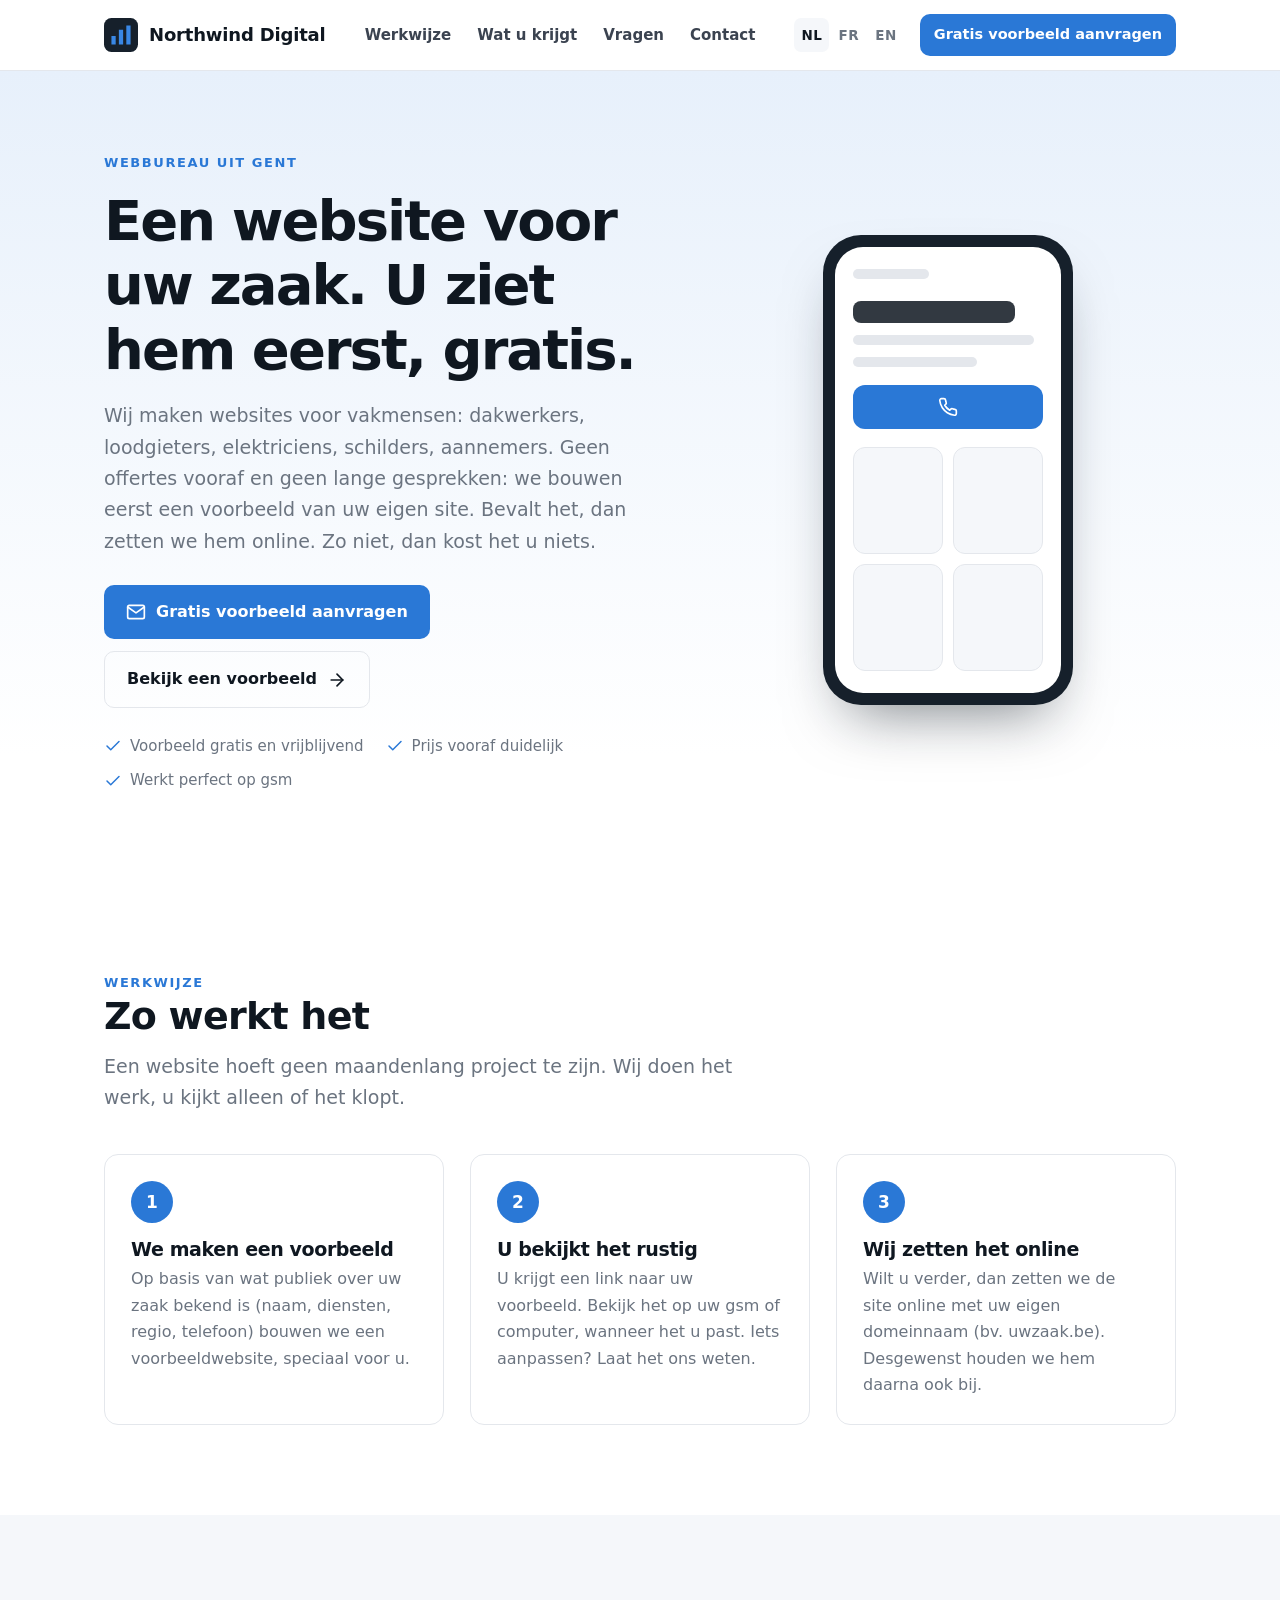
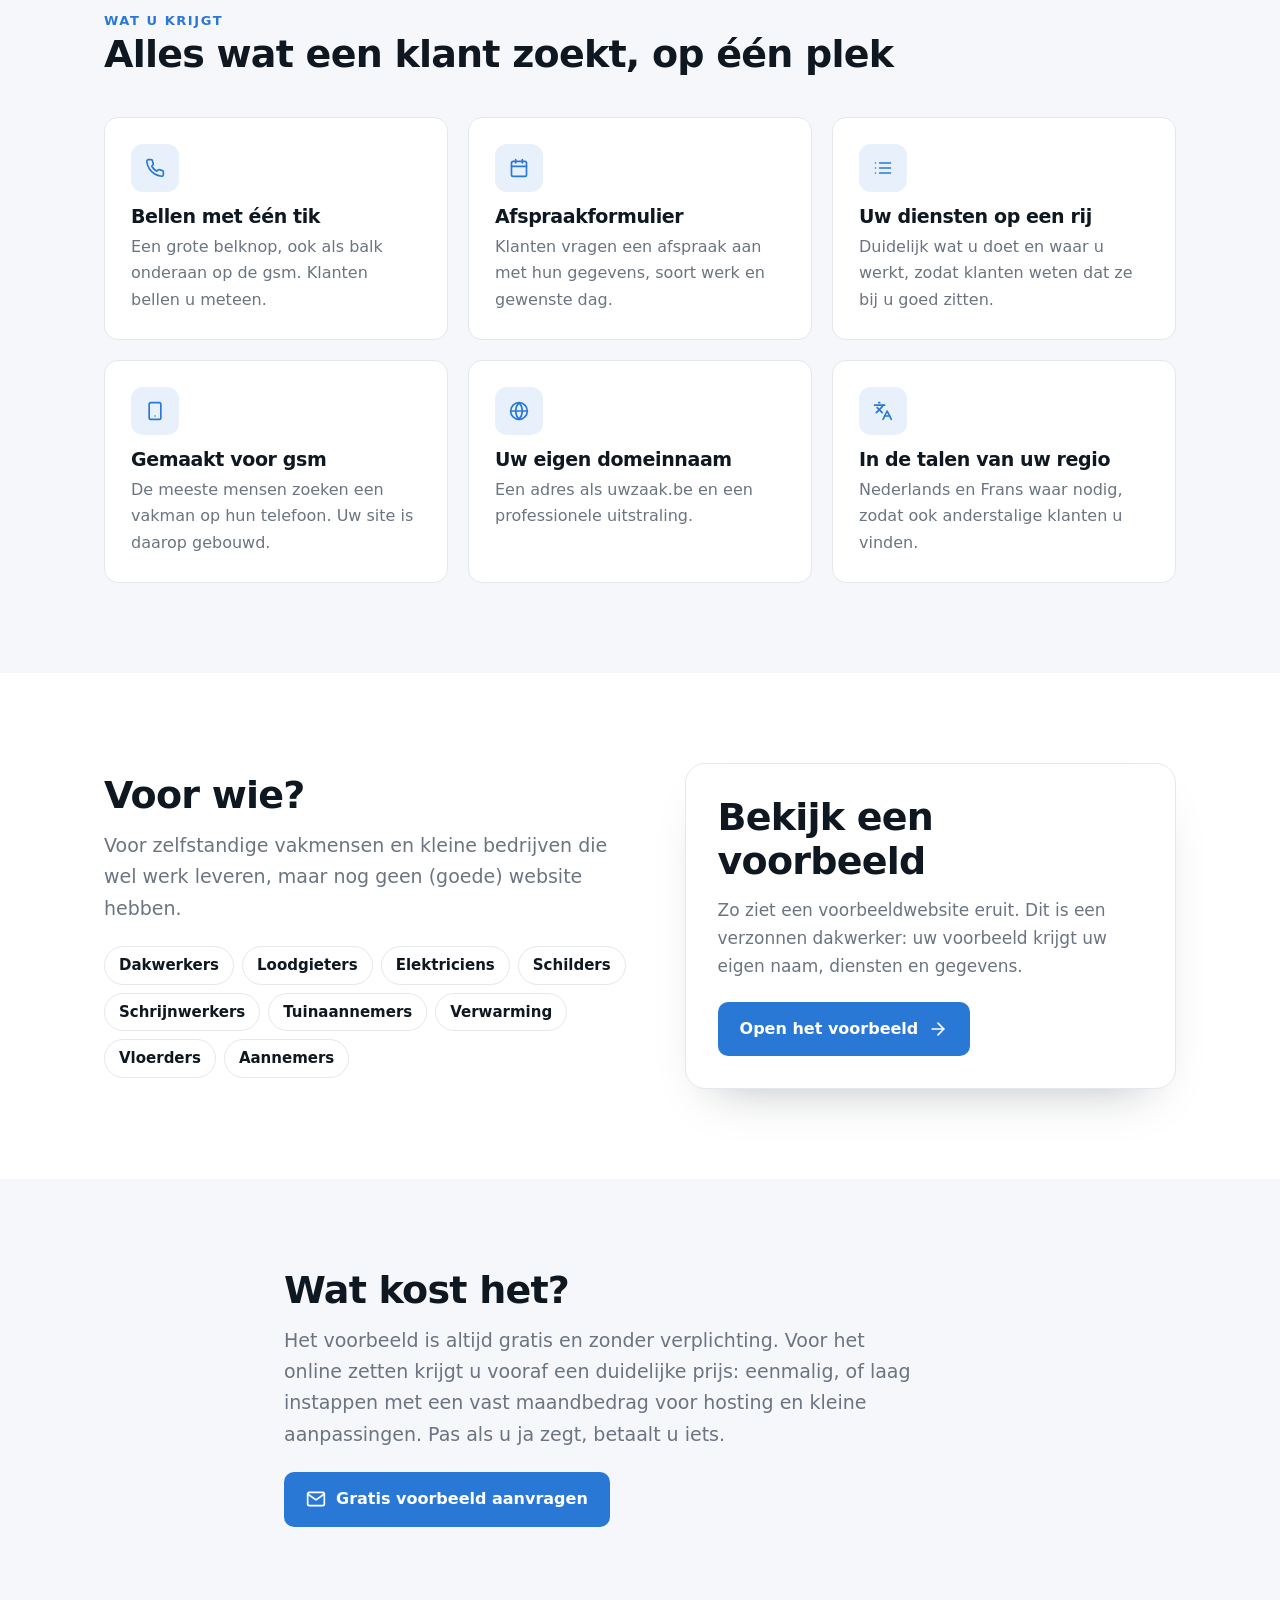
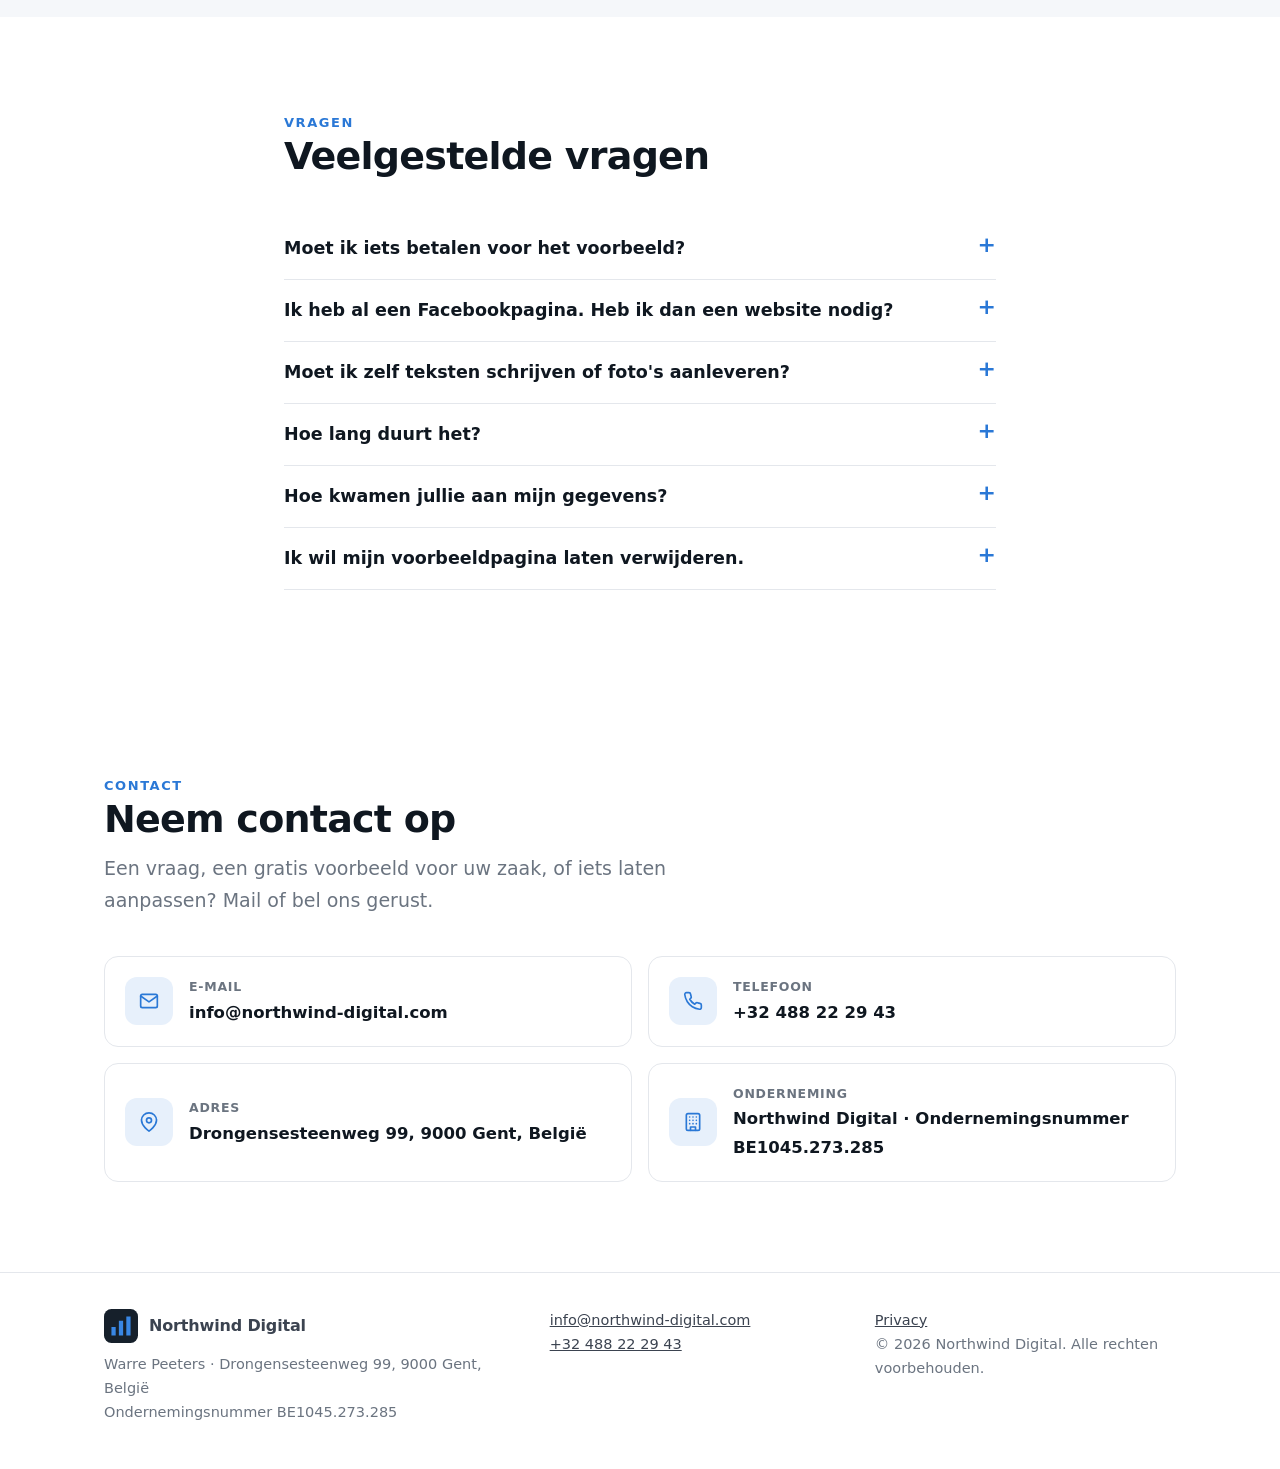
<file: index.html>
<!doctype html>
<html lang="nl">
<head>
<meta charset="utf-8">
<meta name="viewport" content="width=device-width, initial-scale=1">
<title>Northwind Digital | Websites voor vakmensen, eerst gratis bekeken</title>
<meta name="description" content="Northwind Digital maakt websites voor dakwerkers, loodgieters, elektriciens en andere vakmensen. U krijgt eerst gratis een voorbeeld van uw eigen site te zien. Uit Gent.">
<link rel="canonical" href="https://northwind-digital.com/">
<link rel="alternate" hreflang="nl" href="https://northwind-digital.com/"><link rel="alternate" hreflang="fr" href="https://northwind-digital.com/fr/"><link rel="alternate" hreflang="en" href="https://northwind-digital.com/en/"><link rel="alternate" hreflang="x-default" href="https://northwind-digital.com/">
<link rel="icon" href="/favicon.svg" type="image/svg+xml">
<meta name="theme-color" content="#16202b">
<meta property="og:title" content="Northwind Digital | Websites voor vakmensen, eerst gratis bekeken"><meta property="og:description" content="Northwind Digital maakt websites voor dakwerkers, loodgieters, elektriciens en andere vakmensen. U krijgt eerst gratis een voorbeeld van uw eigen site te zien. Uit Gent.">
<meta property="og:type" content="website"><meta property="og:url" content="https://northwind-digital.com/">
<link rel="stylesheet" href="/styles.css">
<script type="application/ld+json">{"@context":"https://schema.org","@type":"ProfessionalService","name":"Northwind Digital","url":"https://northwind-digital.com/","email":"info@northwind-digital.com","telephone":"+32488222943","address":{"@type":"PostalAddress","streetAddress":"Drongensesteenweg 99","postalCode":"9000","addressLocality":"Gent","addressCountry":"BE"},"areaServed":["BE","FR","GB","IE","US"]}</script>
</head>
<body>
<a class="skip" href="#main">Skip</a>
<header class="nav"><div class="wrap">
  <a class="brand" href="/"><svg class="logo" viewBox="0 0 32 32" aria-hidden="true"><rect width="32" height="32" rx="7" fill="#16202b"/><path d="M7 25V17h4v8zM14 25V11h4v14zM21 25V7h4v18z" fill="#3987e5"/></svg><span>Northwind Digital</span></a>
  <nav class="links" aria-label="Menu"><a href="#werkwijze">Werkwijze</a><a href="#wat">Wat u krijgt</a><a href="#vragen">Vragen</a><a href="#contact">Contact</a></nav>
  <div class="navr"><div class="langs" aria-label="Language"><a href="/" lang="nl" hreflang="nl" aria-current="true">nl</a><a href="/fr/" lang="fr" hreflang="fr">fr</a><a href="/en/" lang="en" hreflang="en">en</a></div>
  <a class="btn sm" href="mailto:info@northwind-digital.com?subject=Gratis voorbeeldwebsite&amp;body=Goeiedag,%0A%0AIk wil graag een gratis voorbeeld van een website voor mijn zaak.%0A%0ANaam van de zaak:%0AGemeente:%0ATelefoon:%0A">Gratis voorbeeld aanvragen</a></div>
</div></header>
<main id="main">

<section class="hero"><div class="wrap">
  <div class="herotext">
    <span class="eyebrow">Webbureau uit Gent</span>
    <h1>Een website voor uw zaak. U ziet hem eerst, gratis.</h1>
    <p class="lead">Wij maken websites voor vakmensen: dakwerkers, loodgieters, elektriciens, schilders, aannemers. Geen offertes vooraf en geen lange gesprekken: we bouwen eerst een voorbeeld van uw eigen site. Bevalt het, dan zetten we hem online. Zo niet, dan kost het u niets.</p>
    <div class="actions"><a class="btn" href="mailto:info@northwind-digital.com?subject=Gratis voorbeeldwebsite&amp;body=Goeiedag,%0A%0AIk wil graag een gratis voorbeeld van een website voor mijn zaak.%0A%0ANaam van de zaak:%0AGemeente:%0ATelefoon:%0A"><svg class="i" viewBox="0 0 24 24" aria-hidden="true"><path d="M4 4h16c1.1 0 2 .9 2 2v12c0 1.1-.9 2-2 2H4c-1.1 0-2-.9-2-2V6c0-1.1.9-2 2-2z"/><polyline points="22,6 12,13 2,6"/></svg>Gratis voorbeeld aanvragen</a>
      <a class="btn ghost" href="/voorbeeld/" target="_blank" rel="noopener">Bekijk een voorbeeld<svg class="i" viewBox="0 0 24 24" aria-hidden="true"><line x1="5" y1="12" x2="19" y2="12"/><polyline points="12 5 19 12 12 19"/></svg></a></div>
    <ul class="points"><li><svg class="i" viewBox="0 0 24 24" aria-hidden="true"><polyline points="20 6 9 17 4 12"/></svg>Voorbeeld gratis en vrijblijvend</li><li><svg class="i" viewBox="0 0 24 24" aria-hidden="true"><polyline points="20 6 9 17 4 12"/></svg>Prijs vooraf duidelijk</li><li><svg class="i" viewBox="0 0 24 24" aria-hidden="true"><polyline points="20 6 9 17 4 12"/></svg>Werkt perfect op gsm</li></ul>
  </div>
  <div class="heroart" aria-hidden="true">
    <div class="phone"><div class="screen">
      <div class="s-bar"></div><div class="s-title"></div><div class="s-line"></div><div class="s-line short"></div>
      <div class="s-btn"><svg class="i" viewBox="0 0 24 24" aria-hidden="true"><path d="M22 16.92v3a2 2 0 0 1-2.18 2 19.79 19.79 0 0 1-8.63-3.07 19.5 19.5 0 0 1-6-6 19.79 19.79 0 0 1-3.07-8.67A2 2 0 0 1 4.11 2h3a2 2 0 0 1 2 1.72 12.84 12.84 0 0 0 .7 2.81 2 2 0 0 1-.45 2.11L8.09 9.91a16 16 0 0 0 6 6l1.27-1.27a2 2 0 0 1 2.11-.45 12.84 12.84 0 0 0 2.81.7A2 2 0 0 1 22 16.92z"/></svg></div><div class="s-cards"><i></i><i></i><i></i><i></i></div>
    </div></div>
  </div>
</div></section>

<section class="block" id="werkwijze"><div class="wrap">
  <div class="head"><span class="eyebrow">Werkwijze</span><h2>Zo werkt het</h2><p class="lead">Een website hoeft geen maandenlang project te zijn. Wij doen het werk, u kijkt alleen of het klopt.</p></div>
  <ol class="steps"><li><span class="num">1</span><h3>We maken een voorbeeld</h3><p>Op basis van wat publiek over uw zaak bekend is (naam, diensten, regio, telefoon) bouwen we een voorbeeldwebsite, speciaal voor u.</p></li><li><span class="num">2</span><h3>U bekijkt het rustig</h3><p>U krijgt een link naar uw voorbeeld. Bekijk het op uw gsm of computer, wanneer het u past. Iets aanpassen? Laat het ons weten.</p></li><li><span class="num">3</span><h3>Wij zetten het online</h3><p>Wilt u verder, dan zetten we de site online met uw eigen domeinnaam (bv. uwzaak.be). Desgewenst houden we hem daarna ook bij.</p></li></ol>
</div></section>

<section class="block alt" id="wat"><div class="wrap">
  <div class="head"><span class="eyebrow">Wat u krijgt</span><h2>Alles wat een klant zoekt, op één plek</h2></div>
  <div class="feats"><div class="feat"><div class="ic"><svg class="i" viewBox="0 0 24 24" aria-hidden="true"><path d="M22 16.92v3a2 2 0 0 1-2.18 2 19.79 19.79 0 0 1-8.63-3.07 19.5 19.5 0 0 1-6-6 19.79 19.79 0 0 1-3.07-8.67A2 2 0 0 1 4.11 2h3a2 2 0 0 1 2 1.72 12.84 12.84 0 0 0 .7 2.81 2 2 0 0 1-.45 2.11L8.09 9.91a16 16 0 0 0 6 6l1.27-1.27a2 2 0 0 1 2.11-.45 12.84 12.84 0 0 0 2.81.7A2 2 0 0 1 22 16.92z"/></svg></div><h3>Bellen met één tik</h3><p>Een grote belknop, ook als balk onderaan op de gsm. Klanten bellen u meteen.</p></div><div class="feat"><div class="ic"><svg class="i" viewBox="0 0 24 24" aria-hidden="true"><rect x="3" y="4" width="18" height="18" rx="2"/><line x1="16" y1="2" x2="16" y2="6"/><line x1="8" y1="2" x2="8" y2="6"/><line x1="3" y1="10" x2="21" y2="10"/></svg></div><h3>Afspraakformulier</h3><p>Klanten vragen een afspraak aan met hun gegevens, soort werk en gewenste dag.</p></div><div class="feat"><div class="ic"><svg class="i" viewBox="0 0 24 24" aria-hidden="true"><line x1="8" y1="6" x2="21" y2="6"/><line x1="8" y1="12" x2="21" y2="12"/><line x1="8" y1="18" x2="21" y2="18"/><line x1="3" y1="6" x2="3.01" y2="6"/><line x1="3" y1="12" x2="3.01" y2="12"/><line x1="3" y1="18" x2="3.01" y2="18"/></svg></div><h3>Uw diensten op een rij</h3><p>Duidelijk wat u doet en waar u werkt, zodat klanten weten dat ze bij u goed zitten.</p></div><div class="feat"><div class="ic"><svg class="i" viewBox="0 0 24 24" aria-hidden="true"><rect x="5" y="2" width="14" height="20" rx="2"/><line x1="12" y1="18" x2="12.01" y2="18"/></svg></div><h3>Gemaakt voor gsm</h3><p>De meeste mensen zoeken een vakman op hun telefoon. Uw site is daarop gebouwd.</p></div><div class="feat"><div class="ic"><svg class="i" viewBox="0 0 24 24" aria-hidden="true"><circle cx="12" cy="12" r="10"/><line x1="2" y1="12" x2="22" y2="12"/><path d="M12 2a15.3 15.3 0 0 1 4 10 15.3 15.3 0 0 1-4 10 15.3 15.3 0 0 1-4-10 15.3 15.3 0 0 1 4-10z"/></svg></div><h3>Uw eigen domeinnaam</h3><p>Een adres als uwzaak.be en een professionele uitstraling.</p></div><div class="feat"><div class="ic"><svg class="i" viewBox="0 0 24 24" aria-hidden="true"><path d="M5 8l6 6"/><path d="M4 14l6-6 2-3"/><path d="M2 5h12"/><path d="M7 2h1"/><path d="M22 22l-5-10-5 10"/><path d="M14 18h6"/></svg></div><h3>In de talen van uw regio</h3><p>Nederlands en Frans waar nodig, zodat ook anderstalige klanten u vinden.</p></div></div>
</div></section>

<section class="block"><div class="wrap two">
  <div><h2>Voor wie?</h2><p class="lead">Voor zelfstandige vakmensen en kleine bedrijven die wel werk leveren, maar nog geen (goede) website hebben.</p><ul class="trades"><li>Dakwerkers</li><li>Loodgieters</li><li>Elektriciens</li><li>Schilders</li><li>Schrijnwerkers</li><li>Tuinaannemers</li><li>Verwarming</li><li>Vloerders</li><li>Aannemers</li></ul></div>
  <div class="card example"><h2>Bekijk een voorbeeld</h2><p>Zo ziet een voorbeeldwebsite eruit. Dit is een verzonnen dakwerker: uw voorbeeld krijgt uw eigen naam, diensten en gegevens.</p>
    <a class="btn" href="/voorbeeld/" target="_blank" rel="noopener">Open het voorbeeld<svg class="i" viewBox="0 0 24 24" aria-hidden="true"><line x1="5" y1="12" x2="19" y2="12"/><polyline points="12 5 19 12 12 19"/></svg></a></div>
</div></section>

<section class="block alt"><div class="wrap narrow">
  <h2>Wat kost het?</h2><p class="lead">Het voorbeeld is altijd gratis en zonder verplichting. Voor het online zetten krijgt u vooraf een duidelijke prijs: eenmalig, of laag instappen met een vast maandbedrag voor hosting en kleine aanpassingen. Pas als u ja zegt, betaalt u iets.</p>
  <a class="btn" href="mailto:info@northwind-digital.com?subject=Gratis voorbeeldwebsite&amp;body=Goeiedag,%0A%0AIk wil graag een gratis voorbeeld van een website voor mijn zaak.%0A%0ANaam van de zaak:%0AGemeente:%0ATelefoon:%0A"><svg class="i" viewBox="0 0 24 24" aria-hidden="true"><path d="M4 4h16c1.1 0 2 .9 2 2v12c0 1.1-.9 2-2 2H4c-1.1 0-2-.9-2-2V6c0-1.1.9-2 2-2z"/><polyline points="22,6 12,13 2,6"/></svg>Gratis voorbeeld aanvragen</a>
</div></section>

<section class="block" id="vragen"><div class="wrap narrow">
  <div class="head"><span class="eyebrow">Vragen</span><h2>Veelgestelde vragen</h2></div>
  <div class="faq"><details><summary>Moet ik iets betalen voor het voorbeeld?</summary><p>Nee. Het voorbeeld is gratis en u zit nergens aan vast.</p></details><details><summary>Ik heb al een Facebookpagina. Heb ik dan een website nodig?</summary><p>Een Facebookpagina is een goed begin, maar wie op Google een vakman in zijn buurt zoekt, krijgt vooral websites te zien. Een website werkt samen met uw Facebook, niet in de plaats ervan.</p></details><details><summary>Moet ik zelf teksten schrijven of foto&#x27;s aanleveren?</summary><p>Nee. Wij maken alles klaar. Wilt u eigen foto&#x27;s of teksten toevoegen, dan kan dat altijd.</p></details><details><summary>Hoe lang duurt het?</summary><p>Het voorbeeld bestaat al wanneer u het van ons krijgt. Na uw ja staat de site meestal binnen een week online.</p></details><details><summary>Hoe kwamen jullie aan mijn gegevens?</summary><p>We gebruiken publiek beschikbare bedrijfsgegevens, zoals uw zaaknaam, diensten, regio en telefoonnummer uit open bronnen en registers. Meer daarover leest u in onze privacyverklaring.</p></details><details><summary>Ik wil mijn voorbeeldpagina laten verwijderen.</summary><p>Geen probleem: mail of bel ons, dan verwijderen we de pagina en uw gegevens meteen. Antwoorden met STOP op onze mail kan ook.</p></details></div>
</div></section>

<section class="block contact" id="contact"><div class="wrap">
  <div class="head"><span class="eyebrow">Contact</span><h2>Neem contact op</h2><p class="lead">Een vraag, een gratis voorbeeld voor uw zaak, of iets laten aanpassen? Mail of bel ons gerust.</p></div>
  <div class="cgrid">
    <a class="citem" href="mailto:info@northwind-digital.com?subject=Gratis voorbeeldwebsite&amp;body=Goeiedag,%0A%0AIk wil graag een gratis voorbeeld van een website voor mijn zaak.%0A%0ANaam van de zaak:%0AGemeente:%0ATelefoon:%0A"><div class="ic"><svg class="i" viewBox="0 0 24 24" aria-hidden="true"><path d="M4 4h16c1.1 0 2 .9 2 2v12c0 1.1-.9 2-2 2H4c-1.1 0-2-.9-2-2V6c0-1.1.9-2 2-2z"/><polyline points="22,6 12,13 2,6"/></svg></div><div><small>E-mail</small><strong>info@northwind-digital.com</strong></div></a>
    <a class="citem" href="tel:+32488222943"><div class="ic"><svg class="i" viewBox="0 0 24 24" aria-hidden="true"><path d="M22 16.92v3a2 2 0 0 1-2.18 2 19.79 19.79 0 0 1-8.63-3.07 19.5 19.5 0 0 1-6-6 19.79 19.79 0 0 1-3.07-8.67A2 2 0 0 1 4.11 2h3a2 2 0 0 1 2 1.72 12.84 12.84 0 0 0 .7 2.81 2 2 0 0 1-.45 2.11L8.09 9.91a16 16 0 0 0 6 6l1.27-1.27a2 2 0 0 1 2.11-.45 12.84 12.84 0 0 0 2.81.7A2 2 0 0 1 22 16.92z"/></svg></div><div><small>Telefoon</small><strong>+32 488 22 29 43</strong></div></a>
    <div class="citem"><div class="ic"><svg class="i" viewBox="0 0 24 24" aria-hidden="true"><path d="M21 10c0 7-9 13-9 13s-9-6-9-13a9 9 0 0 1 18 0z"/><circle cx="12" cy="10" r="3"/></svg></div><div><small>Adres</small><strong>Drongensesteenweg 99, 9000 Gent, België</strong></div></div>
    <div class="citem"><div class="ic"><svg class="i" viewBox="0 0 24 24" aria-hidden="true"><rect x="4" y="2" width="16" height="20" rx="2"/><path d="M9 22v-4h6v4"/><path d="M8 6h.01M16 6h.01M12 6h.01M12 10h.01M12 14h.01M16 10h.01M16 14h.01M8 10h.01M8 14h.01"/></svg></div><div><small>Onderneming</small><strong>Northwind Digital · Ondernemingsnummer BE1045.273.285</strong></div></div>
  </div>
</div></section>

</main>
<footer class="foot"><div class="wrap">
  <div class="footcol"><a class="brand" href="/"><svg class="logo" viewBox="0 0 32 32" aria-hidden="true"><rect width="32" height="32" rx="7" fill="#16202b"/><path d="M7 25V17h4v8zM14 25V11h4v14zM21 25V7h4v18z" fill="#3987e5"/></svg><span>Northwind Digital</span></a>
    <p>Warre Peeters · Drongensesteenweg 99, 9000 Gent, België<br>Ondernemingsnummer BE1045.273.285</p></div>
  <div class="footcol"><a href="mailto:info@northwind-digital.com">info@northwind-digital.com</a><br>
    <a href="tel:+32488222943">+32 488 22 29 43</a></div>
  <div class="footcol"><a href="/privacy/">Privacy</a><br>
    <span>© 2026 Northwind Digital. Alle rechten voorbehouden.</span></div>
</div></footer>
</body>
</html>
</file>
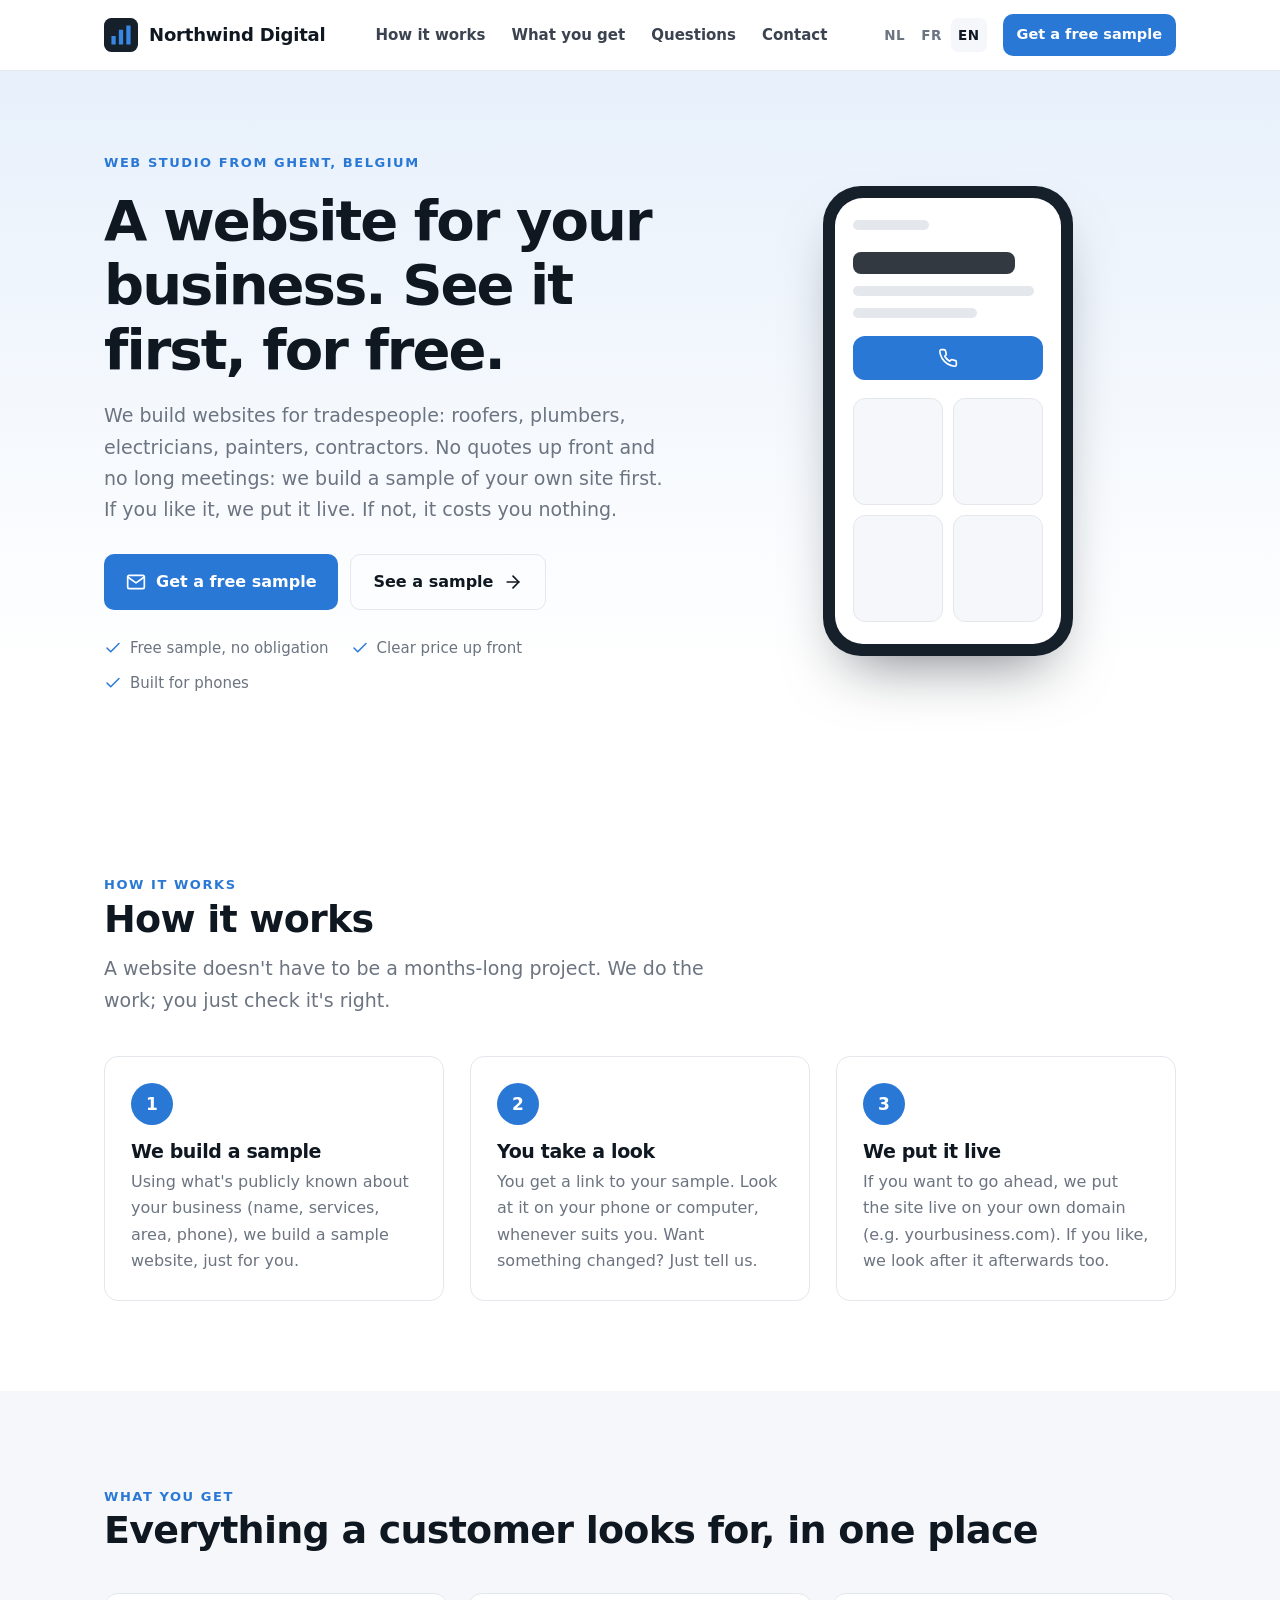
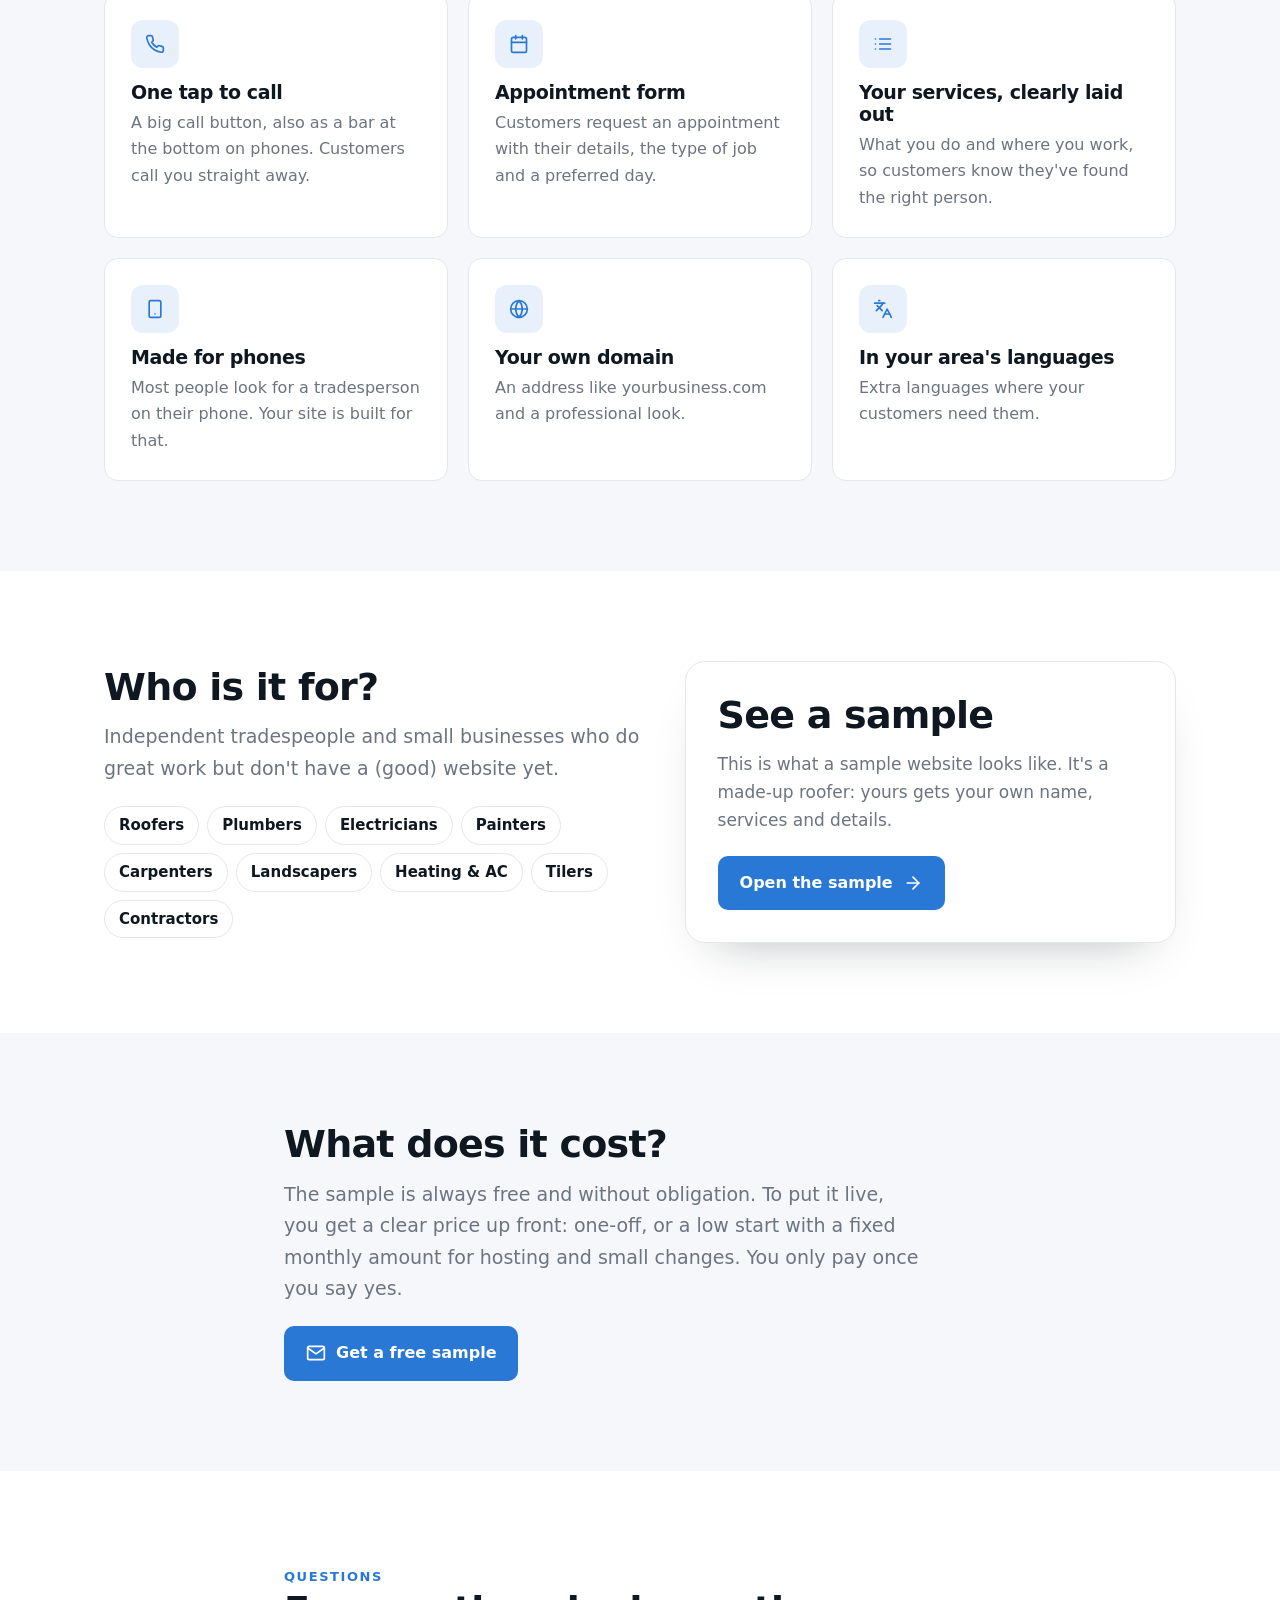
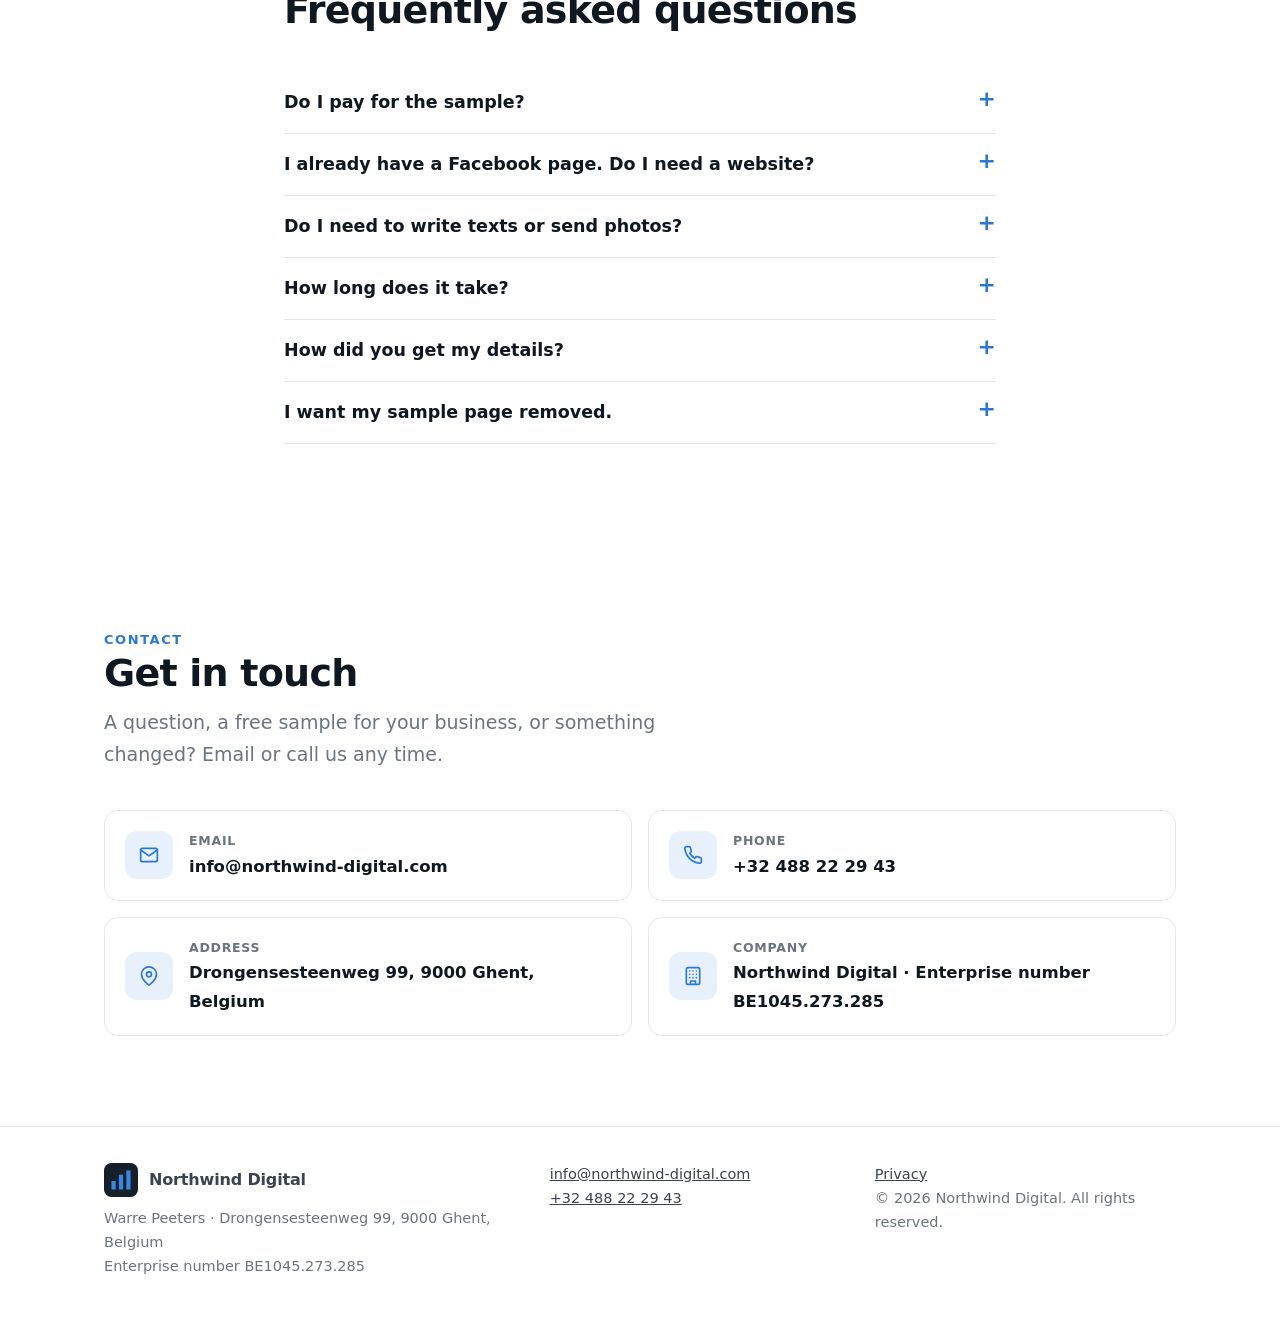
<file: en/index.html>
<!doctype html>
<html lang="en">
<head>
<meta charset="utf-8">
<meta name="viewport" content="width=device-width, initial-scale=1">
<title>Northwind Digital | Websites for tradespeople, see yours first for free</title>
<meta name="description" content="Northwind Digital builds websites for roofers, plumbers, electricians and other tradespeople. You see a sample of your own site first, for free. Based in Ghent, Belgium.">
<link rel="canonical" href="https://northwind-digital.com/en/">
<link rel="alternate" hreflang="nl" href="https://northwind-digital.com/"><link rel="alternate" hreflang="fr" href="https://northwind-digital.com/fr/"><link rel="alternate" hreflang="en" href="https://northwind-digital.com/en/"><link rel="alternate" hreflang="x-default" href="https://northwind-digital.com/">
<link rel="icon" href="/favicon.svg" type="image/svg+xml">
<meta name="theme-color" content="#16202b">
<meta property="og:title" content="Northwind Digital | Websites for tradespeople, see yours first for free"><meta property="og:description" content="Northwind Digital builds websites for roofers, plumbers, electricians and other tradespeople. You see a sample of your own site first, for free. Based in Ghent, Belgium.">
<meta property="og:type" content="website"><meta property="og:url" content="https://northwind-digital.com/en/">
<link rel="stylesheet" href="/styles.css">
<script type="application/ld+json">{"@context":"https://schema.org","@type":"ProfessionalService","name":"Northwind Digital","url":"https://northwind-digital.com/","email":"info@northwind-digital.com","telephone":"+32488222943","address":{"@type":"PostalAddress","streetAddress":"Drongensesteenweg 99","postalCode":"9000","addressLocality":"Gent","addressCountry":"BE"},"areaServed":["BE","FR","GB","IE","US"]}</script>
</head>
<body>
<a class="skip" href="#main">Skip</a>
<header class="nav"><div class="wrap">
  <a class="brand" href="/en/"><svg class="logo" viewBox="0 0 32 32" aria-hidden="true"><rect width="32" height="32" rx="7" fill="#16202b"/><path d="M7 25V17h4v8zM14 25V11h4v14zM21 25V7h4v18z" fill="#3987e5"/></svg><span>Northwind Digital</span></a>
  <nav class="links" aria-label="Menu"><a href="#how">How it works</a><a href="#what">What you get</a><a href="#faq">Questions</a><a href="#contact">Contact</a></nav>
  <div class="navr"><div class="langs" aria-label="Language"><a href="/" lang="nl" hreflang="nl">nl</a><a href="/fr/" lang="fr" hreflang="fr">fr</a><a href="/en/" lang="en" hreflang="en" aria-current="true">en</a></div>
  <a class="btn sm" href="mailto:info@northwind-digital.com?subject=Free sample website&amp;body=Hello,%0A%0AI'd like a free sample website for my business.%0A%0ABusiness name:%0ATown:%0APhone:%0A">Get a free sample</a></div>
</div></header>
<main id="main">

<section class="hero"><div class="wrap">
  <div class="herotext">
    <span class="eyebrow">Web studio from Ghent, Belgium</span>
    <h1>A website for your business. See it first, for free.</h1>
    <p class="lead">We build websites for tradespeople: roofers, plumbers, electricians, painters, contractors. No quotes up front and no long meetings: we build a sample of your own site first. If you like it, we put it live. If not, it costs you nothing.</p>
    <div class="actions"><a class="btn" href="mailto:info@northwind-digital.com?subject=Free sample website&amp;body=Hello,%0A%0AI'd like a free sample website for my business.%0A%0ABusiness name:%0ATown:%0APhone:%0A"><svg class="i" viewBox="0 0 24 24" aria-hidden="true"><path d="M4 4h16c1.1 0 2 .9 2 2v12c0 1.1-.9 2-2 2H4c-1.1 0-2-.9-2-2V6c0-1.1.9-2 2-2z"/><polyline points="22,6 12,13 2,6"/></svg>Get a free sample</a>
      <a class="btn ghost" href="/voorbeeld/en/" target="_blank" rel="noopener">See a sample<svg class="i" viewBox="0 0 24 24" aria-hidden="true"><line x1="5" y1="12" x2="19" y2="12"/><polyline points="12 5 19 12 12 19"/></svg></a></div>
    <ul class="points"><li><svg class="i" viewBox="0 0 24 24" aria-hidden="true"><polyline points="20 6 9 17 4 12"/></svg>Free sample, no obligation</li><li><svg class="i" viewBox="0 0 24 24" aria-hidden="true"><polyline points="20 6 9 17 4 12"/></svg>Clear price up front</li><li><svg class="i" viewBox="0 0 24 24" aria-hidden="true"><polyline points="20 6 9 17 4 12"/></svg>Built for phones</li></ul>
  </div>
  <div class="heroart" aria-hidden="true">
    <div class="phone"><div class="screen">
      <div class="s-bar"></div><div class="s-title"></div><div class="s-line"></div><div class="s-line short"></div>
      <div class="s-btn"><svg class="i" viewBox="0 0 24 24" aria-hidden="true"><path d="M22 16.92v3a2 2 0 0 1-2.18 2 19.79 19.79 0 0 1-8.63-3.07 19.5 19.5 0 0 1-6-6 19.79 19.79 0 0 1-3.07-8.67A2 2 0 0 1 4.11 2h3a2 2 0 0 1 2 1.72 12.84 12.84 0 0 0 .7 2.81 2 2 0 0 1-.45 2.11L8.09 9.91a16 16 0 0 0 6 6l1.27-1.27a2 2 0 0 1 2.11-.45 12.84 12.84 0 0 0 2.81.7A2 2 0 0 1 22 16.92z"/></svg></div><div class="s-cards"><i></i><i></i><i></i><i></i></div>
    </div></div>
  </div>
</div></section>

<section class="block" id="how"><div class="wrap">
  <div class="head"><span class="eyebrow">How it works</span><h2>How it works</h2><p class="lead">A website doesn&#x27;t have to be a months-long project. We do the work; you just check it&#x27;s right.</p></div>
  <ol class="steps"><li><span class="num">1</span><h3>We build a sample</h3><p>Using what&#x27;s publicly known about your business (name, services, area, phone), we build a sample website, just for you.</p></li><li><span class="num">2</span><h3>You take a look</h3><p>You get a link to your sample. Look at it on your phone or computer, whenever suits you. Want something changed? Just tell us.</p></li><li><span class="num">3</span><h3>We put it live</h3><p>If you want to go ahead, we put the site live on your own domain (e.g. yourbusiness.com). If you like, we look after it afterwards too.</p></li></ol>
</div></section>

<section class="block alt" id="what"><div class="wrap">
  <div class="head"><span class="eyebrow">What you get</span><h2>Everything a customer looks for, in one place</h2></div>
  <div class="feats"><div class="feat"><div class="ic"><svg class="i" viewBox="0 0 24 24" aria-hidden="true"><path d="M22 16.92v3a2 2 0 0 1-2.18 2 19.79 19.79 0 0 1-8.63-3.07 19.5 19.5 0 0 1-6-6 19.79 19.79 0 0 1-3.07-8.67A2 2 0 0 1 4.11 2h3a2 2 0 0 1 2 1.72 12.84 12.84 0 0 0 .7 2.81 2 2 0 0 1-.45 2.11L8.09 9.91a16 16 0 0 0 6 6l1.27-1.27a2 2 0 0 1 2.11-.45 12.84 12.84 0 0 0 2.81.7A2 2 0 0 1 22 16.92z"/></svg></div><h3>One tap to call</h3><p>A big call button, also as a bar at the bottom on phones. Customers call you straight away.</p></div><div class="feat"><div class="ic"><svg class="i" viewBox="0 0 24 24" aria-hidden="true"><rect x="3" y="4" width="18" height="18" rx="2"/><line x1="16" y1="2" x2="16" y2="6"/><line x1="8" y1="2" x2="8" y2="6"/><line x1="3" y1="10" x2="21" y2="10"/></svg></div><h3>Appointment form</h3><p>Customers request an appointment with their details, the type of job and a preferred day.</p></div><div class="feat"><div class="ic"><svg class="i" viewBox="0 0 24 24" aria-hidden="true"><line x1="8" y1="6" x2="21" y2="6"/><line x1="8" y1="12" x2="21" y2="12"/><line x1="8" y1="18" x2="21" y2="18"/><line x1="3" y1="6" x2="3.01" y2="6"/><line x1="3" y1="12" x2="3.01" y2="12"/><line x1="3" y1="18" x2="3.01" y2="18"/></svg></div><h3>Your services, clearly laid out</h3><p>What you do and where you work, so customers know they&#x27;ve found the right person.</p></div><div class="feat"><div class="ic"><svg class="i" viewBox="0 0 24 24" aria-hidden="true"><rect x="5" y="2" width="14" height="20" rx="2"/><line x1="12" y1="18" x2="12.01" y2="18"/></svg></div><h3>Made for phones</h3><p>Most people look for a tradesperson on their phone. Your site is built for that.</p></div><div class="feat"><div class="ic"><svg class="i" viewBox="0 0 24 24" aria-hidden="true"><circle cx="12" cy="12" r="10"/><line x1="2" y1="12" x2="22" y2="12"/><path d="M12 2a15.3 15.3 0 0 1 4 10 15.3 15.3 0 0 1-4 10 15.3 15.3 0 0 1-4-10 15.3 15.3 0 0 1 4-10z"/></svg></div><h3>Your own domain</h3><p>An address like yourbusiness.com and a professional look.</p></div><div class="feat"><div class="ic"><svg class="i" viewBox="0 0 24 24" aria-hidden="true"><path d="M5 8l6 6"/><path d="M4 14l6-6 2-3"/><path d="M2 5h12"/><path d="M7 2h1"/><path d="M22 22l-5-10-5 10"/><path d="M14 18h6"/></svg></div><h3>In your area&#x27;s languages</h3><p>Extra languages where your customers need them.</p></div></div>
</div></section>

<section class="block"><div class="wrap two">
  <div><h2>Who is it for?</h2><p class="lead">Independent tradespeople and small businesses who do great work but don&#x27;t have a (good) website yet.</p><ul class="trades"><li>Roofers</li><li>Plumbers</li><li>Electricians</li><li>Painters</li><li>Carpenters</li><li>Landscapers</li><li>Heating &amp; AC</li><li>Tilers</li><li>Contractors</li></ul></div>
  <div class="card example"><h2>See a sample</h2><p>This is what a sample website looks like. It&#x27;s a made-up roofer: yours gets your own name, services and details.</p>
    <a class="btn" href="/voorbeeld/en/" target="_blank" rel="noopener">Open the sample<svg class="i" viewBox="0 0 24 24" aria-hidden="true"><line x1="5" y1="12" x2="19" y2="12"/><polyline points="12 5 19 12 12 19"/></svg></a></div>
</div></section>

<section class="block alt"><div class="wrap narrow">
  <h2>What does it cost?</h2><p class="lead">The sample is always free and without obligation. To put it live, you get a clear price up front: one-off, or a low start with a fixed monthly amount for hosting and small changes. You only pay once you say yes.</p>
  <a class="btn" href="mailto:info@northwind-digital.com?subject=Free sample website&amp;body=Hello,%0A%0AI'd like a free sample website for my business.%0A%0ABusiness name:%0ATown:%0APhone:%0A"><svg class="i" viewBox="0 0 24 24" aria-hidden="true"><path d="M4 4h16c1.1 0 2 .9 2 2v12c0 1.1-.9 2-2 2H4c-1.1 0-2-.9-2-2V6c0-1.1.9-2 2-2z"/><polyline points="22,6 12,13 2,6"/></svg>Get a free sample</a>
</div></section>

<section class="block" id="faq"><div class="wrap narrow">
  <div class="head"><span class="eyebrow">Questions</span><h2>Frequently asked questions</h2></div>
  <div class="faq"><details><summary>Do I pay for the sample?</summary><p>No. The sample is free and you&#x27;re not committed to anything.</p></details><details><summary>I already have a Facebook page. Do I need a website?</summary><p>A Facebook page is a good start, but people searching Google for a tradesperson nearby mostly see websites. A website works alongside your Facebook, not instead of it.</p></details><details><summary>Do I need to write texts or send photos?</summary><p>No. We prepare everything. You can always add your own photos or texts.</p></details><details><summary>How long does it take?</summary><p>The sample already exists when you get it. After your yes, the site is usually live within a week.</p></details><details><summary>How did you get my details?</summary><p>We use publicly available business information, such as your business name, services, area and phone number, from open sources and registers. More in our privacy statement.</p></details><details><summary>I want my sample page removed.</summary><p>No problem: email or call us and we remove the page and your details straight away. You can also reply STOP to our email.</p></details></div>
</div></section>

<section class="block contact" id="contact"><div class="wrap">
  <div class="head"><span class="eyebrow">Contact</span><h2>Get in touch</h2><p class="lead">A question, a free sample for your business, or something changed? Email or call us any time.</p></div>
  <div class="cgrid">
    <a class="citem" href="mailto:info@northwind-digital.com?subject=Free sample website&amp;body=Hello,%0A%0AI'd like a free sample website for my business.%0A%0ABusiness name:%0ATown:%0APhone:%0A"><div class="ic"><svg class="i" viewBox="0 0 24 24" aria-hidden="true"><path d="M4 4h16c1.1 0 2 .9 2 2v12c0 1.1-.9 2-2 2H4c-1.1 0-2-.9-2-2V6c0-1.1.9-2 2-2z"/><polyline points="22,6 12,13 2,6"/></svg></div><div><small>Email</small><strong>info@northwind-digital.com</strong></div></a>
    <a class="citem" href="tel:+32488222943"><div class="ic"><svg class="i" viewBox="0 0 24 24" aria-hidden="true"><path d="M22 16.92v3a2 2 0 0 1-2.18 2 19.79 19.79 0 0 1-8.63-3.07 19.5 19.5 0 0 1-6-6 19.79 19.79 0 0 1-3.07-8.67A2 2 0 0 1 4.11 2h3a2 2 0 0 1 2 1.72 12.84 12.84 0 0 0 .7 2.81 2 2 0 0 1-.45 2.11L8.09 9.91a16 16 0 0 0 6 6l1.27-1.27a2 2 0 0 1 2.11-.45 12.84 12.84 0 0 0 2.81.7A2 2 0 0 1 22 16.92z"/></svg></div><div><small>Phone</small><strong>+32 488 22 29 43</strong></div></a>
    <div class="citem"><div class="ic"><svg class="i" viewBox="0 0 24 24" aria-hidden="true"><path d="M21 10c0 7-9 13-9 13s-9-6-9-13a9 9 0 0 1 18 0z"/><circle cx="12" cy="10" r="3"/></svg></div><div><small>Address</small><strong>Drongensesteenweg 99, 9000 Ghent, Belgium</strong></div></div>
    <div class="citem"><div class="ic"><svg class="i" viewBox="0 0 24 24" aria-hidden="true"><rect x="4" y="2" width="16" height="20" rx="2"/><path d="M9 22v-4h6v4"/><path d="M8 6h.01M16 6h.01M12 6h.01M12 10h.01M12 14h.01M16 10h.01M16 14h.01M8 10h.01M8 14h.01"/></svg></div><div><small>Company</small><strong>Northwind Digital · Enterprise number BE1045.273.285</strong></div></div>
  </div>
</div></section>

</main>
<footer class="foot"><div class="wrap">
  <div class="footcol"><a class="brand" href="/en/"><svg class="logo" viewBox="0 0 32 32" aria-hidden="true"><rect width="32" height="32" rx="7" fill="#16202b"/><path d="M7 25V17h4v8zM14 25V11h4v14zM21 25V7h4v18z" fill="#3987e5"/></svg><span>Northwind Digital</span></a>
    <p>Warre Peeters · Drongensesteenweg 99, 9000 Ghent, Belgium<br>Enterprise number BE1045.273.285</p></div>
  <div class="footcol"><a href="mailto:info@northwind-digital.com">info@northwind-digital.com</a><br>
    <a href="tel:+32488222943">+32 488 22 29 43</a></div>
  <div class="footcol"><a href="/en/privacy/">Privacy</a><br>
    <span>© 2026 Northwind Digital. All rights reserved.</span></div>
</div></footer>
</body>
</html>
</file>
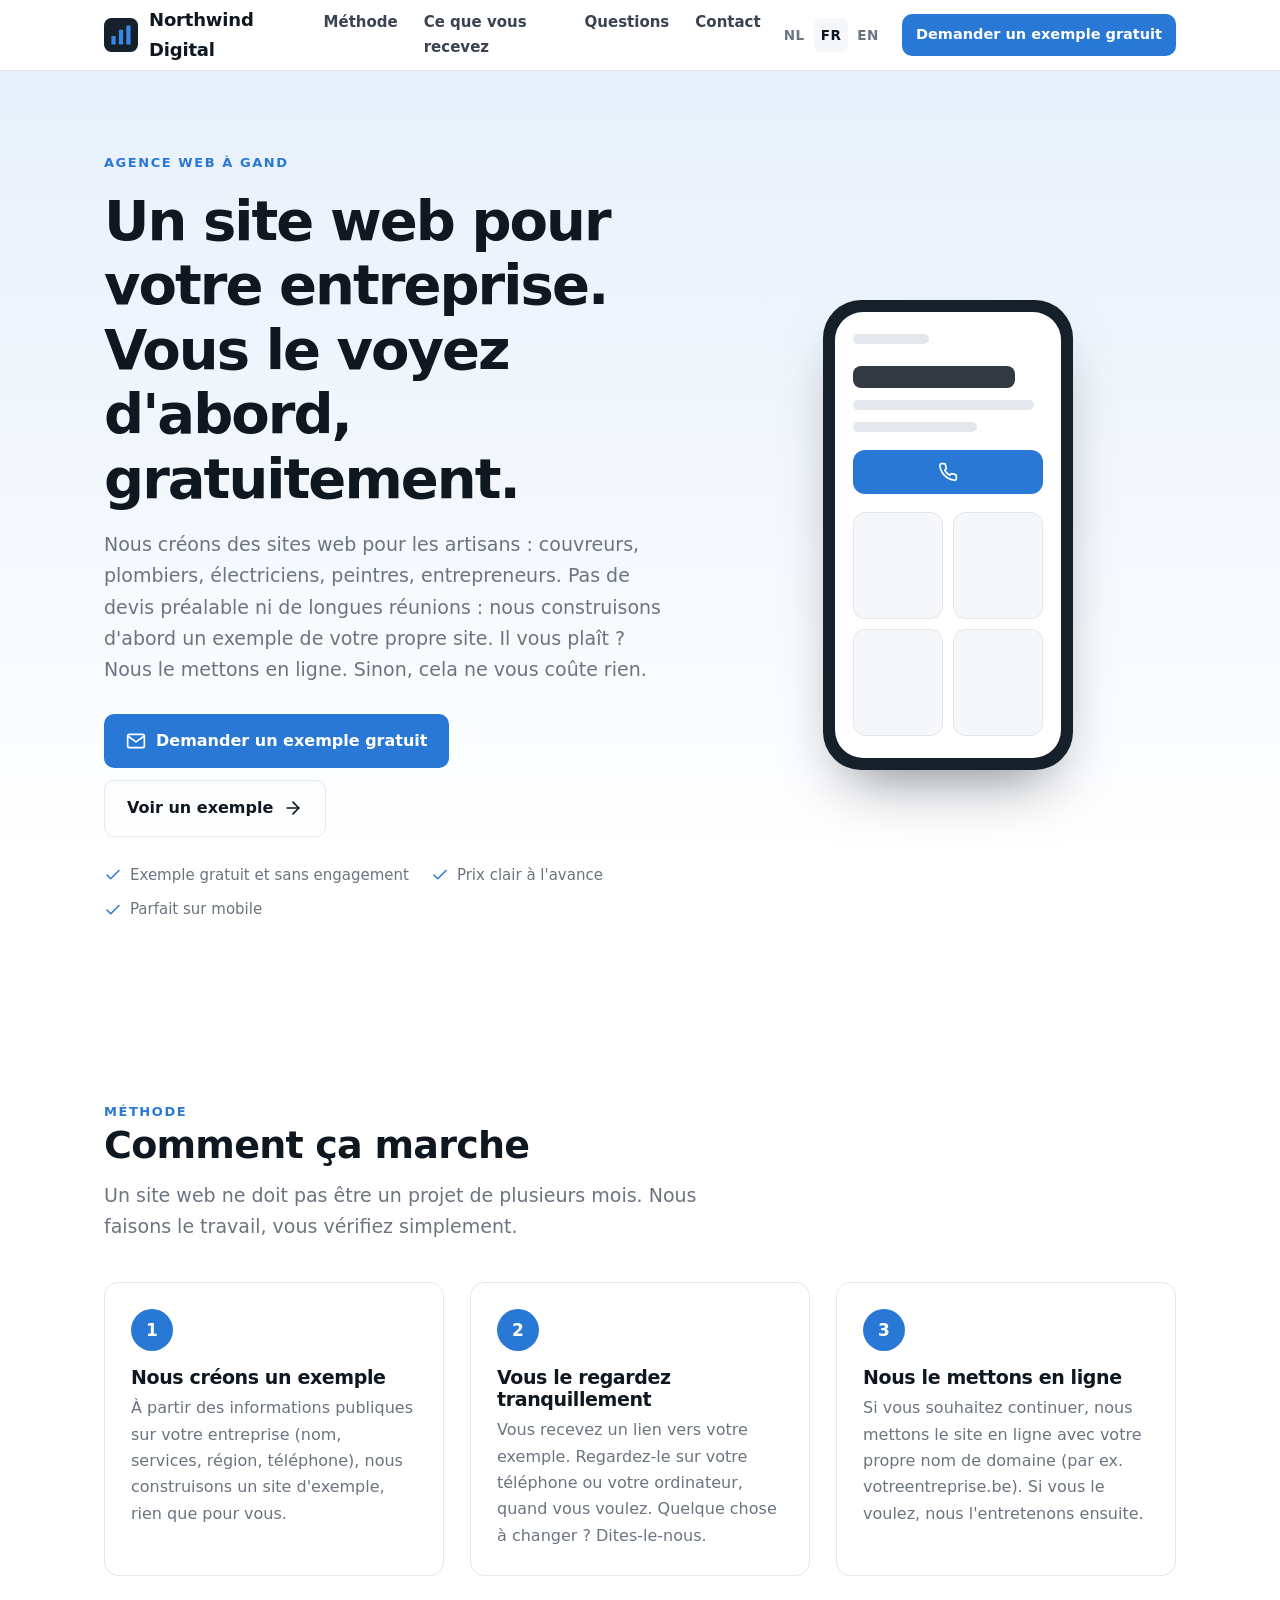
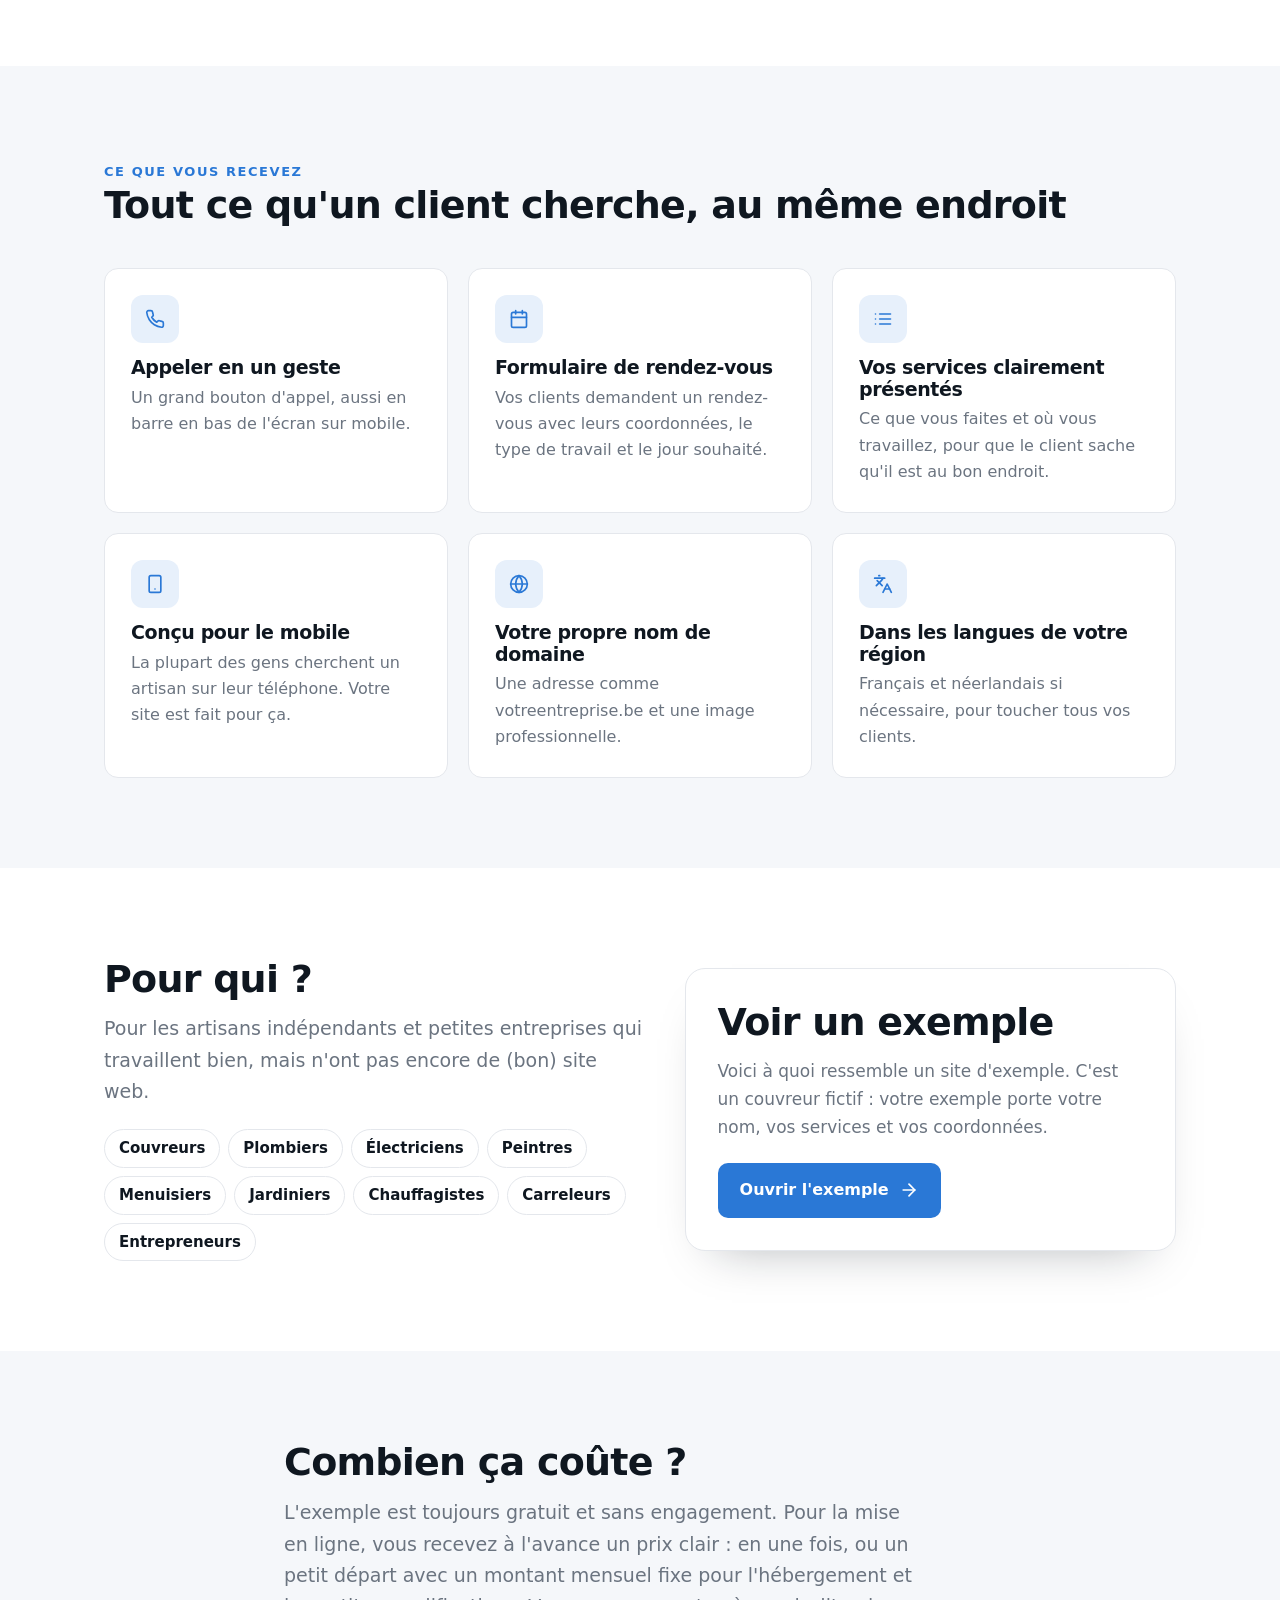
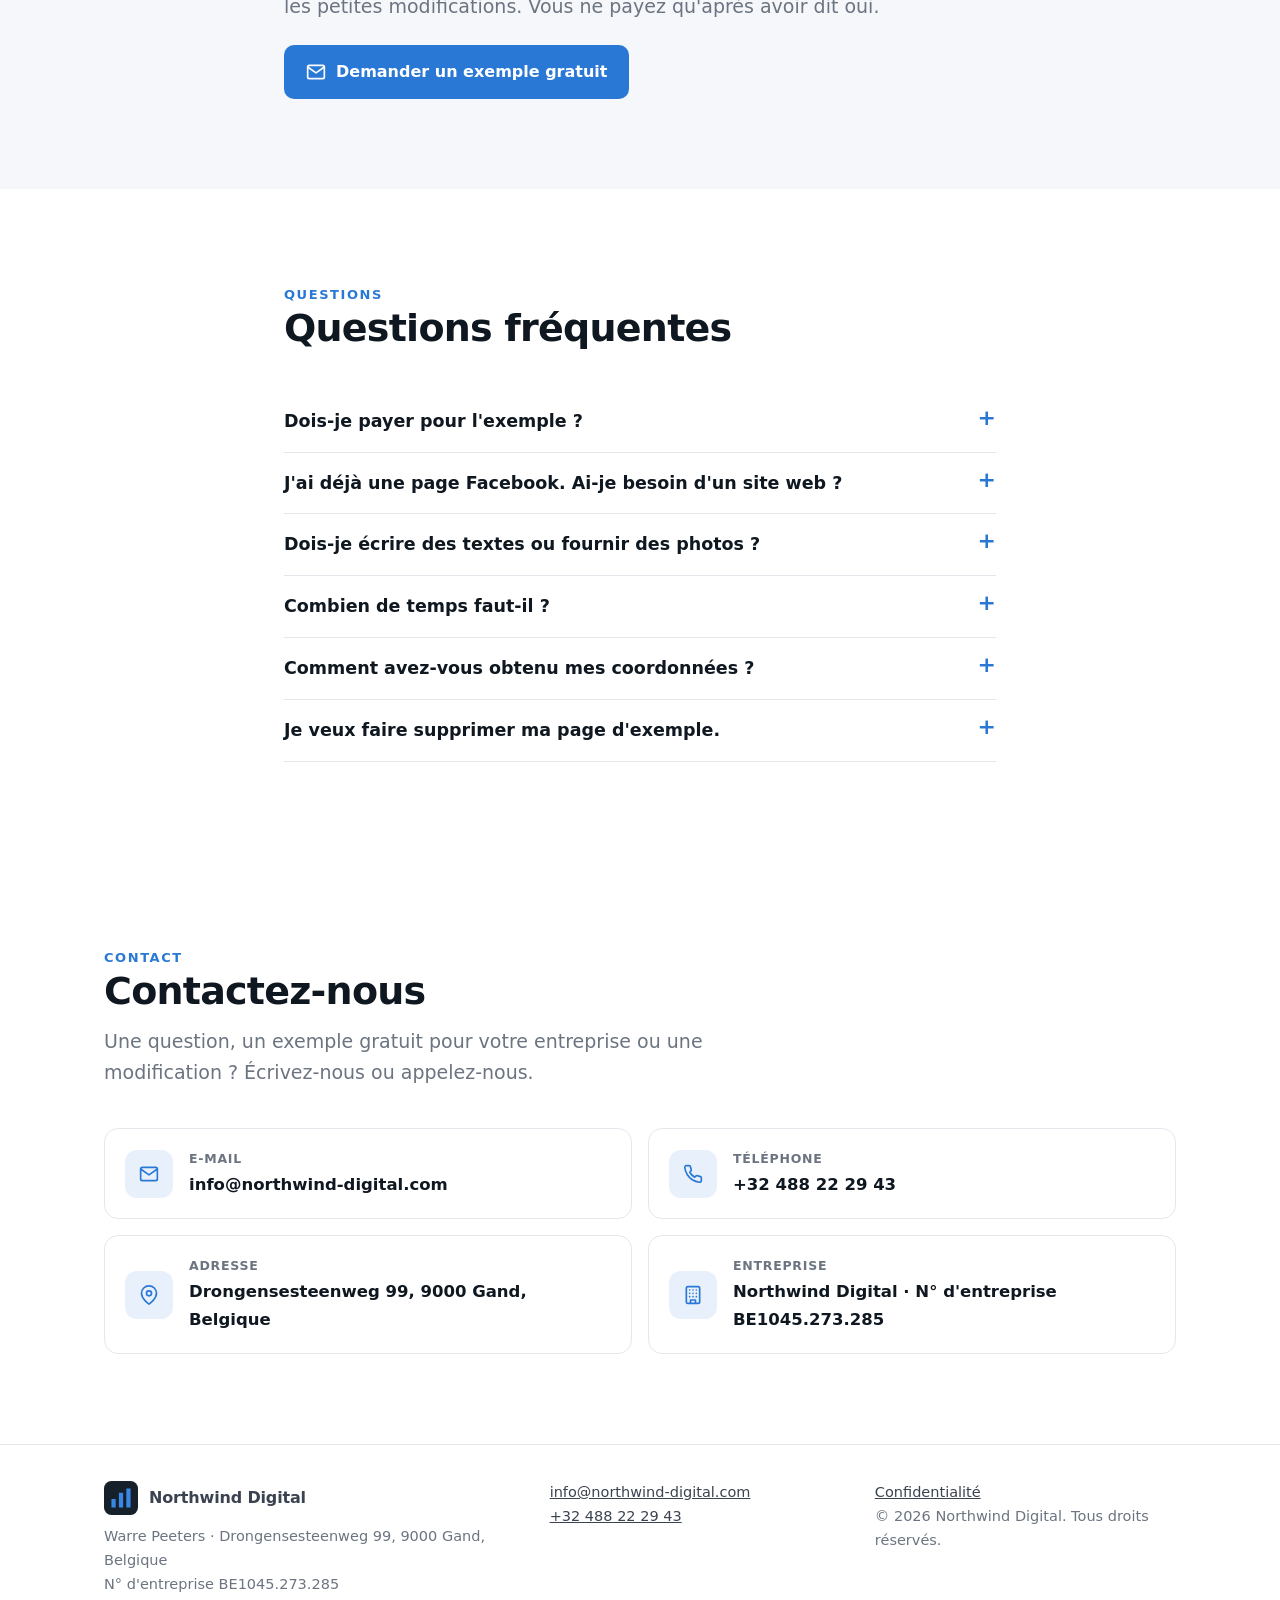
<file: fr/index.html>
<!doctype html>
<html lang="fr">
<head>
<meta charset="utf-8">
<meta name="viewport" content="width=device-width, initial-scale=1">
<title>Northwind Digital | Des sites web pour les artisans, à voir d&#x27;abord gratuitement</title>
<meta name="description" content="Northwind Digital crée des sites web pour couvreurs, plombiers, électriciens et autres artisans. Vous voyez d&#x27;abord gratuitement un exemple de votre propre site. Basé à Gand.">
<link rel="canonical" href="https://northwind-digital.com/fr/">
<link rel="alternate" hreflang="nl" href="https://northwind-digital.com/"><link rel="alternate" hreflang="fr" href="https://northwind-digital.com/fr/"><link rel="alternate" hreflang="en" href="https://northwind-digital.com/en/"><link rel="alternate" hreflang="x-default" href="https://northwind-digital.com/">
<link rel="icon" href="/favicon.svg" type="image/svg+xml">
<meta name="theme-color" content="#16202b">
<meta property="og:title" content="Northwind Digital | Des sites web pour les artisans, à voir d&#x27;abord gratuitement"><meta property="og:description" content="Northwind Digital crée des sites web pour couvreurs, plombiers, électriciens et autres artisans. Vous voyez d&#x27;abord gratuitement un exemple de votre propre site. Basé à Gand.">
<meta property="og:type" content="website"><meta property="og:url" content="https://northwind-digital.com/fr/">
<link rel="stylesheet" href="/styles.css">
<script type="application/ld+json">{"@context":"https://schema.org","@type":"ProfessionalService","name":"Northwind Digital","url":"https://northwind-digital.com/","email":"info@northwind-digital.com","telephone":"+32488222943","address":{"@type":"PostalAddress","streetAddress":"Drongensesteenweg 99","postalCode":"9000","addressLocality":"Gent","addressCountry":"BE"},"areaServed":["BE","FR","GB","IE","US"]}</script>
</head>
<body>
<a class="skip" href="#main">Skip</a>
<header class="nav"><div class="wrap">
  <a class="brand" href="/fr/"><svg class="logo" viewBox="0 0 32 32" aria-hidden="true"><rect width="32" height="32" rx="7" fill="#16202b"/><path d="M7 25V17h4v8zM14 25V11h4v14zM21 25V7h4v18z" fill="#3987e5"/></svg><span>Northwind Digital</span></a>
  <nav class="links" aria-label="Menu"><a href="#methode">Méthode</a><a href="#offre">Ce que vous recevez</a><a href="#questions">Questions</a><a href="#contact">Contact</a></nav>
  <div class="navr"><div class="langs" aria-label="Language"><a href="/" lang="nl" hreflang="nl">nl</a><a href="/fr/" lang="fr" hreflang="fr" aria-current="true">fr</a><a href="/en/" lang="en" hreflang="en">en</a></div>
  <a class="btn sm" href="mailto:info@northwind-digital.com?subject=Site web d&#x27;exemple gratuit&amp;body=Bonjour,%0A%0AJe souhaite recevoir un exemple gratuit de site web pour mon entreprise.%0A%0ANom de l'entreprise :%0ACommune :%0ATéléphone :%0A">Demander un exemple gratuit</a></div>
</div></header>
<main id="main">

<section class="hero"><div class="wrap">
  <div class="herotext">
    <span class="eyebrow">Agence web à Gand</span>
    <h1>Un site web pour votre entreprise. Vous le voyez d&#x27;abord, gratuitement.</h1>
    <p class="lead">Nous créons des sites web pour les artisans : couvreurs, plombiers, électriciens, peintres, entrepreneurs. Pas de devis préalable ni de longues réunions : nous construisons d&#x27;abord un exemple de votre propre site. Il vous plaît ? Nous le mettons en ligne. Sinon, cela ne vous coûte rien.</p>
    <div class="actions"><a class="btn" href="mailto:info@northwind-digital.com?subject=Site web d&#x27;exemple gratuit&amp;body=Bonjour,%0A%0AJe souhaite recevoir un exemple gratuit de site web pour mon entreprise.%0A%0ANom de l'entreprise :%0ACommune :%0ATéléphone :%0A"><svg class="i" viewBox="0 0 24 24" aria-hidden="true"><path d="M4 4h16c1.1 0 2 .9 2 2v12c0 1.1-.9 2-2 2H4c-1.1 0-2-.9-2-2V6c0-1.1.9-2 2-2z"/><polyline points="22,6 12,13 2,6"/></svg>Demander un exemple gratuit</a>
      <a class="btn ghost" href="/voorbeeld/fr/" target="_blank" rel="noopener">Voir un exemple<svg class="i" viewBox="0 0 24 24" aria-hidden="true"><line x1="5" y1="12" x2="19" y2="12"/><polyline points="12 5 19 12 12 19"/></svg></a></div>
    <ul class="points"><li><svg class="i" viewBox="0 0 24 24" aria-hidden="true"><polyline points="20 6 9 17 4 12"/></svg>Exemple gratuit et sans engagement</li><li><svg class="i" viewBox="0 0 24 24" aria-hidden="true"><polyline points="20 6 9 17 4 12"/></svg>Prix clair à l&#x27;avance</li><li><svg class="i" viewBox="0 0 24 24" aria-hidden="true"><polyline points="20 6 9 17 4 12"/></svg>Parfait sur mobile</li></ul>
  </div>
  <div class="heroart" aria-hidden="true">
    <div class="phone"><div class="screen">
      <div class="s-bar"></div><div class="s-title"></div><div class="s-line"></div><div class="s-line short"></div>
      <div class="s-btn"><svg class="i" viewBox="0 0 24 24" aria-hidden="true"><path d="M22 16.92v3a2 2 0 0 1-2.18 2 19.79 19.79 0 0 1-8.63-3.07 19.5 19.5 0 0 1-6-6 19.79 19.79 0 0 1-3.07-8.67A2 2 0 0 1 4.11 2h3a2 2 0 0 1 2 1.72 12.84 12.84 0 0 0 .7 2.81 2 2 0 0 1-.45 2.11L8.09 9.91a16 16 0 0 0 6 6l1.27-1.27a2 2 0 0 1 2.11-.45 12.84 12.84 0 0 0 2.81.7A2 2 0 0 1 22 16.92z"/></svg></div><div class="s-cards"><i></i><i></i><i></i><i></i></div>
    </div></div>
  </div>
</div></section>

<section class="block" id="methode"><div class="wrap">
  <div class="head"><span class="eyebrow">Méthode</span><h2>Comment ça marche</h2><p class="lead">Un site web ne doit pas être un projet de plusieurs mois. Nous faisons le travail, vous vérifiez simplement.</p></div>
  <ol class="steps"><li><span class="num">1</span><h3>Nous créons un exemple</h3><p>À partir des informations publiques sur votre entreprise (nom, services, région, téléphone), nous construisons un site d&#x27;exemple, rien que pour vous.</p></li><li><span class="num">2</span><h3>Vous le regardez tranquillement</h3><p>Vous recevez un lien vers votre exemple. Regardez-le sur votre téléphone ou votre ordinateur, quand vous voulez. Quelque chose à changer ? Dites-le-nous.</p></li><li><span class="num">3</span><h3>Nous le mettons en ligne</h3><p>Si vous souhaitez continuer, nous mettons le site en ligne avec votre propre nom de domaine (par ex. votreentreprise.be). Si vous le voulez, nous l&#x27;entretenons ensuite.</p></li></ol>
</div></section>

<section class="block alt" id="offre"><div class="wrap">
  <div class="head"><span class="eyebrow">Ce que vous recevez</span><h2>Tout ce qu&#x27;un client cherche, au même endroit</h2></div>
  <div class="feats"><div class="feat"><div class="ic"><svg class="i" viewBox="0 0 24 24" aria-hidden="true"><path d="M22 16.92v3a2 2 0 0 1-2.18 2 19.79 19.79 0 0 1-8.63-3.07 19.5 19.5 0 0 1-6-6 19.79 19.79 0 0 1-3.07-8.67A2 2 0 0 1 4.11 2h3a2 2 0 0 1 2 1.72 12.84 12.84 0 0 0 .7 2.81 2 2 0 0 1-.45 2.11L8.09 9.91a16 16 0 0 0 6 6l1.27-1.27a2 2 0 0 1 2.11-.45 12.84 12.84 0 0 0 2.81.7A2 2 0 0 1 22 16.92z"/></svg></div><h3>Appeler en un geste</h3><p>Un grand bouton d&#x27;appel, aussi en barre en bas de l&#x27;écran sur mobile.</p></div><div class="feat"><div class="ic"><svg class="i" viewBox="0 0 24 24" aria-hidden="true"><rect x="3" y="4" width="18" height="18" rx="2"/><line x1="16" y1="2" x2="16" y2="6"/><line x1="8" y1="2" x2="8" y2="6"/><line x1="3" y1="10" x2="21" y2="10"/></svg></div><h3>Formulaire de rendez-vous</h3><p>Vos clients demandent un rendez-vous avec leurs coordonnées, le type de travail et le jour souhaité.</p></div><div class="feat"><div class="ic"><svg class="i" viewBox="0 0 24 24" aria-hidden="true"><line x1="8" y1="6" x2="21" y2="6"/><line x1="8" y1="12" x2="21" y2="12"/><line x1="8" y1="18" x2="21" y2="18"/><line x1="3" y1="6" x2="3.01" y2="6"/><line x1="3" y1="12" x2="3.01" y2="12"/><line x1="3" y1="18" x2="3.01" y2="18"/></svg></div><h3>Vos services clairement présentés</h3><p>Ce que vous faites et où vous travaillez, pour que le client sache qu&#x27;il est au bon endroit.</p></div><div class="feat"><div class="ic"><svg class="i" viewBox="0 0 24 24" aria-hidden="true"><rect x="5" y="2" width="14" height="20" rx="2"/><line x1="12" y1="18" x2="12.01" y2="18"/></svg></div><h3>Conçu pour le mobile</h3><p>La plupart des gens cherchent un artisan sur leur téléphone. Votre site est fait pour ça.</p></div><div class="feat"><div class="ic"><svg class="i" viewBox="0 0 24 24" aria-hidden="true"><circle cx="12" cy="12" r="10"/><line x1="2" y1="12" x2="22" y2="12"/><path d="M12 2a15.3 15.3 0 0 1 4 10 15.3 15.3 0 0 1-4 10 15.3 15.3 0 0 1-4-10 15.3 15.3 0 0 1 4-10z"/></svg></div><h3>Votre propre nom de domaine</h3><p>Une adresse comme votreentreprise.be et une image professionnelle.</p></div><div class="feat"><div class="ic"><svg class="i" viewBox="0 0 24 24" aria-hidden="true"><path d="M5 8l6 6"/><path d="M4 14l6-6 2-3"/><path d="M2 5h12"/><path d="M7 2h1"/><path d="M22 22l-5-10-5 10"/><path d="M14 18h6"/></svg></div><h3>Dans les langues de votre région</h3><p>Français et néerlandais si nécessaire, pour toucher tous vos clients.</p></div></div>
</div></section>

<section class="block"><div class="wrap two">
  <div><h2>Pour qui ?</h2><p class="lead">Pour les artisans indépendants et petites entreprises qui travaillent bien, mais n&#x27;ont pas encore de (bon) site web.</p><ul class="trades"><li>Couvreurs</li><li>Plombiers</li><li>Électriciens</li><li>Peintres</li><li>Menuisiers</li><li>Jardiniers</li><li>Chauffagistes</li><li>Carreleurs</li><li>Entrepreneurs</li></ul></div>
  <div class="card example"><h2>Voir un exemple</h2><p>Voici à quoi ressemble un site d&#x27;exemple. C&#x27;est un couvreur fictif : votre exemple porte votre nom, vos services et vos coordonnées.</p>
    <a class="btn" href="/voorbeeld/fr/" target="_blank" rel="noopener">Ouvrir l&#x27;exemple<svg class="i" viewBox="0 0 24 24" aria-hidden="true"><line x1="5" y1="12" x2="19" y2="12"/><polyline points="12 5 19 12 12 19"/></svg></a></div>
</div></section>

<section class="block alt"><div class="wrap narrow">
  <h2>Combien ça coûte ?</h2><p class="lead">L&#x27;exemple est toujours gratuit et sans engagement. Pour la mise en ligne, vous recevez à l&#x27;avance un prix clair : en une fois, ou un petit départ avec un montant mensuel fixe pour l&#x27;hébergement et les petites modifications. Vous ne payez qu&#x27;après avoir dit oui.</p>
  <a class="btn" href="mailto:info@northwind-digital.com?subject=Site web d&#x27;exemple gratuit&amp;body=Bonjour,%0A%0AJe souhaite recevoir un exemple gratuit de site web pour mon entreprise.%0A%0ANom de l'entreprise :%0ACommune :%0ATéléphone :%0A"><svg class="i" viewBox="0 0 24 24" aria-hidden="true"><path d="M4 4h16c1.1 0 2 .9 2 2v12c0 1.1-.9 2-2 2H4c-1.1 0-2-.9-2-2V6c0-1.1.9-2 2-2z"/><polyline points="22,6 12,13 2,6"/></svg>Demander un exemple gratuit</a>
</div></section>

<section class="block" id="questions"><div class="wrap narrow">
  <div class="head"><span class="eyebrow">Questions</span><h2>Questions fréquentes</h2></div>
  <div class="faq"><details><summary>Dois-je payer pour l&#x27;exemple ?</summary><p>Non. L&#x27;exemple est gratuit et vous n&#x27;êtes engagé à rien.</p></details><details><summary>J&#x27;ai déjà une page Facebook. Ai-je besoin d&#x27;un site web ?</summary><p>Une page Facebook est un bon début, mais quand on cherche un artisan sur Google, on voit surtout des sites web. Un site complète votre Facebook, il ne le remplace pas.</p></details><details><summary>Dois-je écrire des textes ou fournir des photos ?</summary><p>Non. Nous préparons tout. Vous pouvez toujours ajouter vos propres photos ou textes.</p></details><details><summary>Combien de temps faut-il ?</summary><p>L&#x27;exemple existe déjà quand vous le recevez. Après votre oui, le site est en général en ligne en une semaine.</p></details><details><summary>Comment avez-vous obtenu mes coordonnées ?</summary><p>Nous utilisons des données d&#x27;entreprise publiques, comme le nom, les services, la région et le téléphone, issues de sources ouvertes et de registres. Plus d&#x27;informations dans notre déclaration de confidentialité.</p></details><details><summary>Je veux faire supprimer ma page d&#x27;exemple.</summary><p>Aucun problème : écrivez-nous ou appelez-nous et nous supprimons la page et vos données immédiatement. Vous pouvez aussi répondre STOP à notre e-mail.</p></details></div>
</div></section>

<section class="block contact" id="contact"><div class="wrap">
  <div class="head"><span class="eyebrow">Contact</span><h2>Contactez-nous</h2><p class="lead">Une question, un exemple gratuit pour votre entreprise ou une modification ? Écrivez-nous ou appelez-nous.</p></div>
  <div class="cgrid">
    <a class="citem" href="mailto:info@northwind-digital.com?subject=Site web d&#x27;exemple gratuit&amp;body=Bonjour,%0A%0AJe souhaite recevoir un exemple gratuit de site web pour mon entreprise.%0A%0ANom de l'entreprise :%0ACommune :%0ATéléphone :%0A"><div class="ic"><svg class="i" viewBox="0 0 24 24" aria-hidden="true"><path d="M4 4h16c1.1 0 2 .9 2 2v12c0 1.1-.9 2-2 2H4c-1.1 0-2-.9-2-2V6c0-1.1.9-2 2-2z"/><polyline points="22,6 12,13 2,6"/></svg></div><div><small>E-mail</small><strong>info@northwind-digital.com</strong></div></a>
    <a class="citem" href="tel:+32488222943"><div class="ic"><svg class="i" viewBox="0 0 24 24" aria-hidden="true"><path d="M22 16.92v3a2 2 0 0 1-2.18 2 19.79 19.79 0 0 1-8.63-3.07 19.5 19.5 0 0 1-6-6 19.79 19.79 0 0 1-3.07-8.67A2 2 0 0 1 4.11 2h3a2 2 0 0 1 2 1.72 12.84 12.84 0 0 0 .7 2.81 2 2 0 0 1-.45 2.11L8.09 9.91a16 16 0 0 0 6 6l1.27-1.27a2 2 0 0 1 2.11-.45 12.84 12.84 0 0 0 2.81.7A2 2 0 0 1 22 16.92z"/></svg></div><div><small>Téléphone</small><strong>+32 488 22 29 43</strong></div></a>
    <div class="citem"><div class="ic"><svg class="i" viewBox="0 0 24 24" aria-hidden="true"><path d="M21 10c0 7-9 13-9 13s-9-6-9-13a9 9 0 0 1 18 0z"/><circle cx="12" cy="10" r="3"/></svg></div><div><small>Adresse</small><strong>Drongensesteenweg 99, 9000 Gand, Belgique</strong></div></div>
    <div class="citem"><div class="ic"><svg class="i" viewBox="0 0 24 24" aria-hidden="true"><rect x="4" y="2" width="16" height="20" rx="2"/><path d="M9 22v-4h6v4"/><path d="M8 6h.01M16 6h.01M12 6h.01M12 10h.01M12 14h.01M16 10h.01M16 14h.01M8 10h.01M8 14h.01"/></svg></div><div><small>Entreprise</small><strong>Northwind Digital · N° d&#x27;entreprise BE1045.273.285</strong></div></div>
  </div>
</div></section>

</main>
<footer class="foot"><div class="wrap">
  <div class="footcol"><a class="brand" href="/fr/"><svg class="logo" viewBox="0 0 32 32" aria-hidden="true"><rect width="32" height="32" rx="7" fill="#16202b"/><path d="M7 25V17h4v8zM14 25V11h4v14zM21 25V7h4v18z" fill="#3987e5"/></svg><span>Northwind Digital</span></a>
    <p>Warre Peeters · Drongensesteenweg 99, 9000 Gand, Belgique<br>N° d&#x27;entreprise BE1045.273.285</p></div>
  <div class="footcol"><a href="mailto:info@northwind-digital.com">info@northwind-digital.com</a><br>
    <a href="tel:+32488222943">+32 488 22 29 43</a></div>
  <div class="footcol"><a href="/fr/privacy/">Confidentialité</a><br>
    <span>© 2026 Northwind Digital. Tous droits réservés.</span></div>
</div></footer>
</body>
</html>
</file>
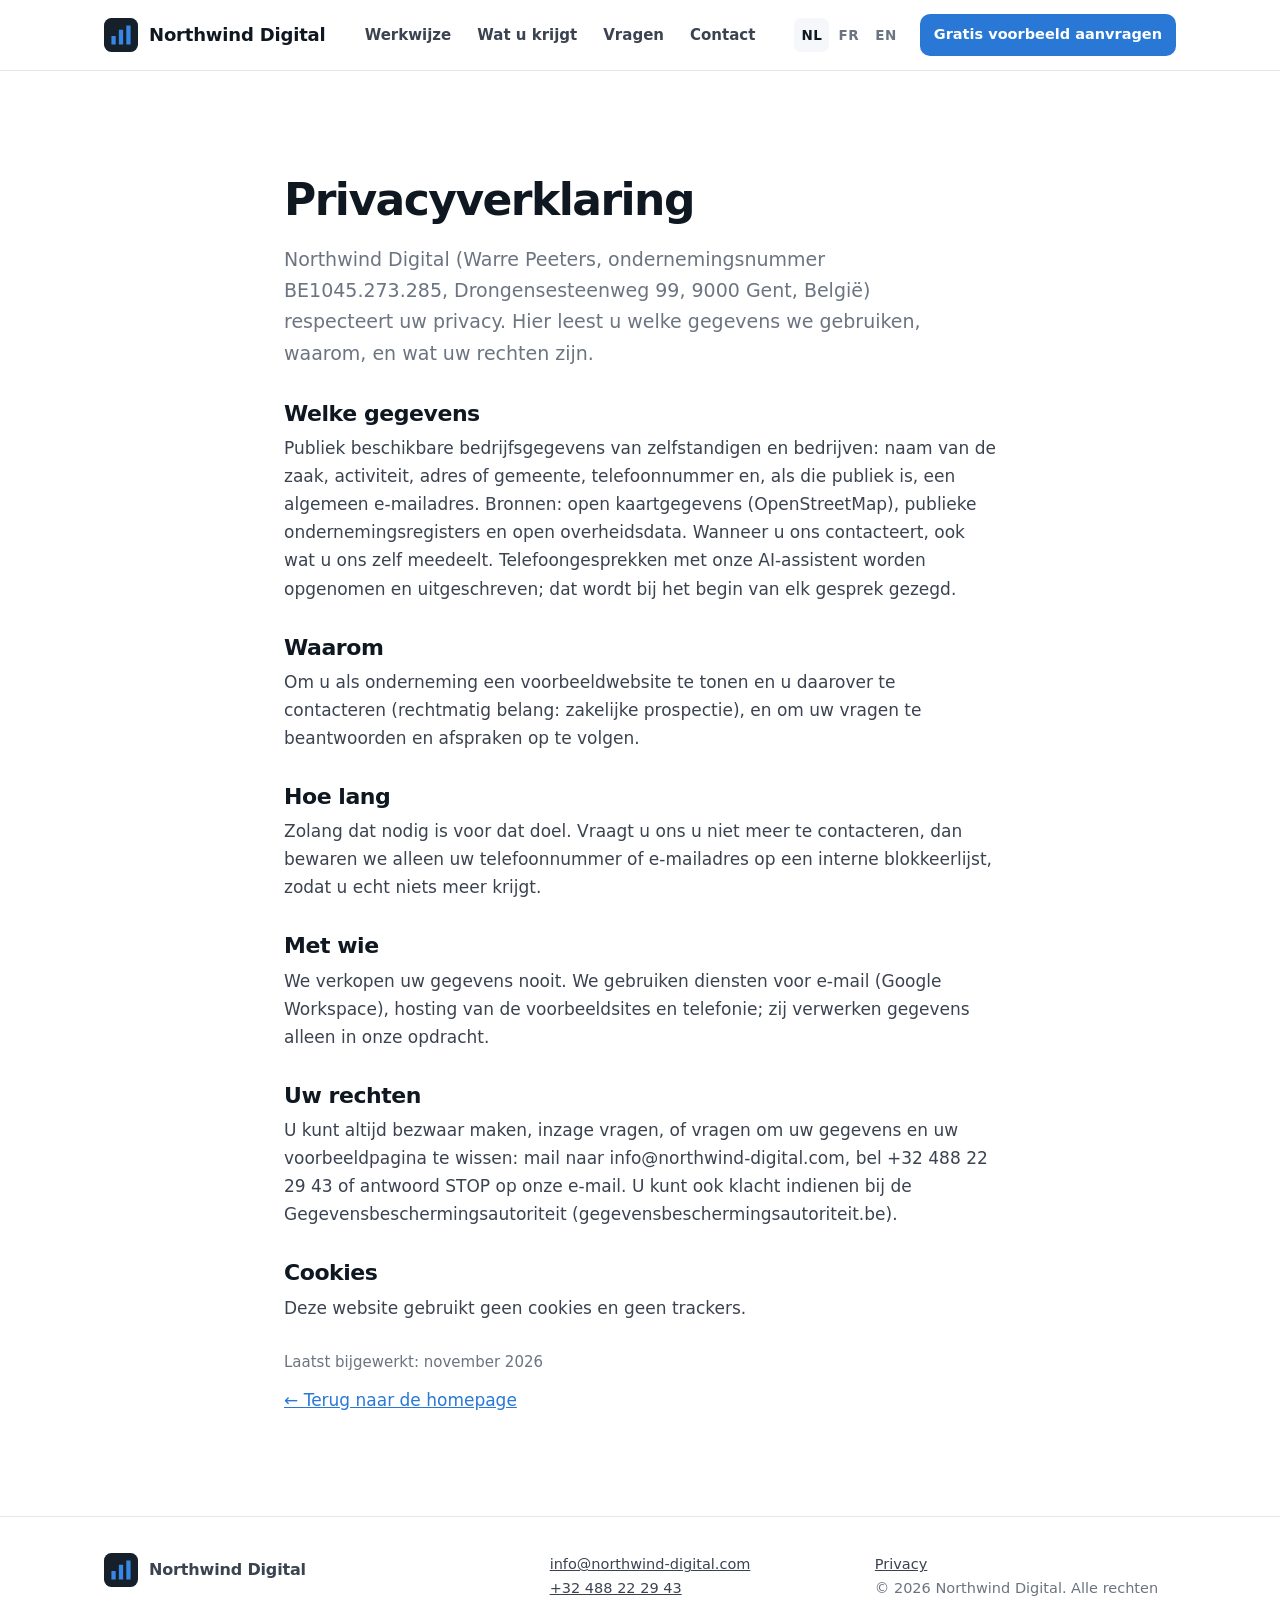
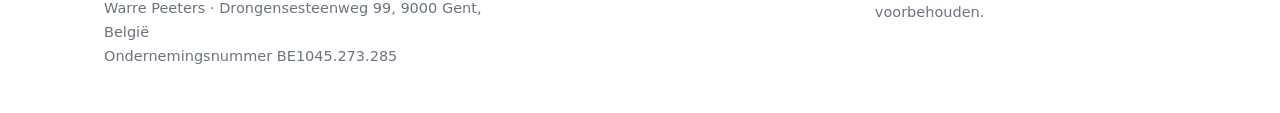
<file: privacy/index.html>
<!doctype html>
<html lang="nl">
<head>
<meta charset="utf-8">
<meta name="viewport" content="width=device-width, initial-scale=1">
<title>Privacyverklaring | Northwind Digital</title>
<meta name="description" content="Northwind Digital maakt websites voor dakwerkers, loodgieters, elektriciens en andere vakmensen. U krijgt eerst gratis een voorbeeld van uw eigen site te zien. Uit Gent.">
<link rel="canonical" href="https://northwind-digital.com/privacy/">
<link rel="alternate" hreflang="nl" href="https://northwind-digital.com/privacy/"><link rel="alternate" hreflang="fr" href="https://northwind-digital.com/fr/privacy/"><link rel="alternate" hreflang="en" href="https://northwind-digital.com/en/privacy/"><link rel="alternate" hreflang="x-default" href="https://northwind-digital.com/privacy/">
<link rel="icon" href="/favicon.svg" type="image/svg+xml">
<meta name="theme-color" content="#16202b">
<meta property="og:title" content="Privacyverklaring | Northwind Digital"><meta property="og:description" content="Northwind Digital maakt websites voor dakwerkers, loodgieters, elektriciens en andere vakmensen. U krijgt eerst gratis een voorbeeld van uw eigen site te zien. Uit Gent.">
<meta property="og:type" content="website"><meta property="og:url" content="https://northwind-digital.com/privacy/">
<link rel="stylesheet" href="/styles.css">
</head>
<body>
<a class="skip" href="#main">Skip</a>
<header class="nav"><div class="wrap">
  <a class="brand" href="/"><svg class="logo" viewBox="0 0 32 32" aria-hidden="true"><rect width="32" height="32" rx="7" fill="#16202b"/><path d="M7 25V17h4v8zM14 25V11h4v14zM21 25V7h4v18z" fill="#3987e5"/></svg><span>Northwind Digital</span></a>
  <nav class="links" aria-label="Menu"><a href="/#werkwijze">Werkwijze</a><a href="/#wat">Wat u krijgt</a><a href="/#vragen">Vragen</a><a href="/#contact">Contact</a></nav>
  <div class="navr"><div class="langs" aria-label="Language"><a href="/privacy/" lang="nl" hreflang="nl" aria-current="true">nl</a><a href="/fr/privacy/" lang="fr" hreflang="fr">fr</a><a href="/en/privacy/" lang="en" hreflang="en">en</a></div>
  <a class="btn sm" href="mailto:info@northwind-digital.com?subject=Gratis voorbeeldwebsite&amp;body=Goeiedag,%0A%0AIk wil graag een gratis voorbeeld van een website voor mijn zaak.%0A%0ANaam van de zaak:%0AGemeente:%0ATelefoon:%0A">Gratis voorbeeld aanvragen</a></div>
</div></header>
<main id="main">
<section class="block"><div class="wrap narrow prose">
  <h1>Privacyverklaring</h1><p class="lead">Northwind Digital (Warre Peeters, ondernemingsnummer BE1045.273.285, Drongensesteenweg 99, 9000 Gent, België) respecteert uw privacy. Hier leest u welke gegevens we gebruiken, waarom, en wat uw rechten zijn.</p><h2>Welke gegevens</h2><p>Publiek beschikbare bedrijfsgegevens van zelfstandigen en bedrijven: naam van de zaak, activiteit, adres of gemeente, telefoonnummer en, als die publiek is, een algemeen e-mailadres. Bronnen: open kaartgegevens (OpenStreetMap), publieke ondernemingsregisters en open overheidsdata. Wanneer u ons contacteert, ook wat u ons zelf meedeelt. Telefoongesprekken met onze AI-assistent worden opgenomen en uitgeschreven; dat wordt bij het begin van elk gesprek gezegd.</p><h2>Waarom</h2><p>Om u als onderneming een voorbeeldwebsite te tonen en u daarover te contacteren (rechtmatig belang: zakelijke prospectie), en om uw vragen te beantwoorden en afspraken op te volgen.</p><h2>Hoe lang</h2><p>Zolang dat nodig is voor dat doel. Vraagt u ons u niet meer te contacteren, dan bewaren we alleen uw telefoonnummer of e-mailadres op een interne blokkeerlijst, zodat u echt niets meer krijgt.</p><h2>Met wie</h2><p>We verkopen uw gegevens nooit. We gebruiken diensten voor e-mail (Google Workspace), hosting van de voorbeeldsites en telefonie; zij verwerken gegevens alleen in onze opdracht.</p><h2>Uw rechten</h2><p>U kunt altijd bezwaar maken, inzage vragen, of vragen om uw gegevens en uw voorbeeldpagina te wissen: mail naar info@northwind-digital.com, bel +32 488 22 29 43 of antwoord STOP op onze e-mail. U kunt ook klacht indienen bij de Gegevensbeschermingsautoriteit (gegevensbeschermingsautoriteit.be).</p><h2>Cookies</h2><p>Deze website gebruikt geen cookies en geen trackers.</p>
  <p class="muted">Laatst bijgewerkt: november 2026</p><p><a href="/">← Terug naar de homepage</a></p>
</div></section>
</main>
<footer class="foot"><div class="wrap">
  <div class="footcol"><a class="brand" href="/"><svg class="logo" viewBox="0 0 32 32" aria-hidden="true"><rect width="32" height="32" rx="7" fill="#16202b"/><path d="M7 25V17h4v8zM14 25V11h4v14zM21 25V7h4v18z" fill="#3987e5"/></svg><span>Northwind Digital</span></a>
    <p>Warre Peeters · Drongensesteenweg 99, 9000 Gent, België<br>Ondernemingsnummer BE1045.273.285</p></div>
  <div class="footcol"><a href="mailto:info@northwind-digital.com">info@northwind-digital.com</a><br>
    <a href="tel:+32488222943">+32 488 22 29 43</a></div>
  <div class="footcol"><a href="/privacy/">Privacy</a><br>
    <span>© 2026 Northwind Digital. Alle rechten voorbehouden.</span></div>
</div></footer>
</body>
</html>
</file>
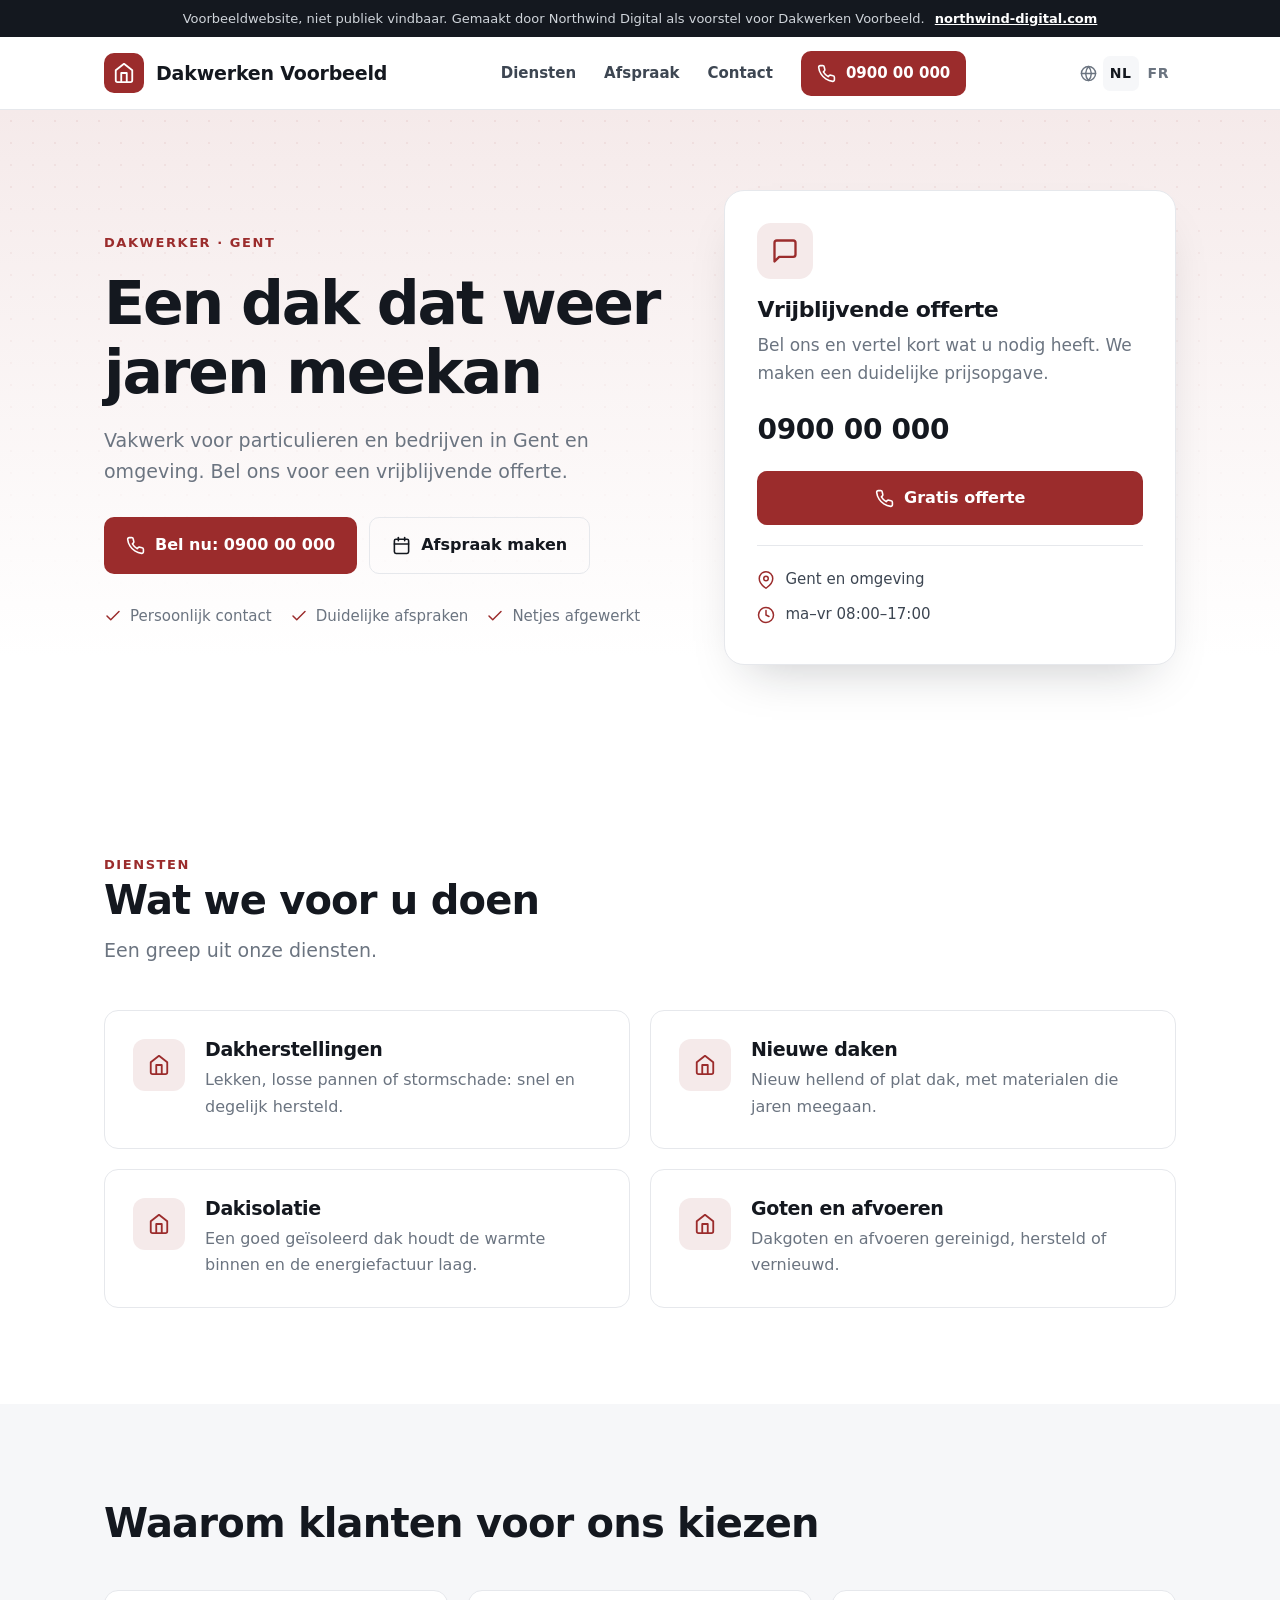
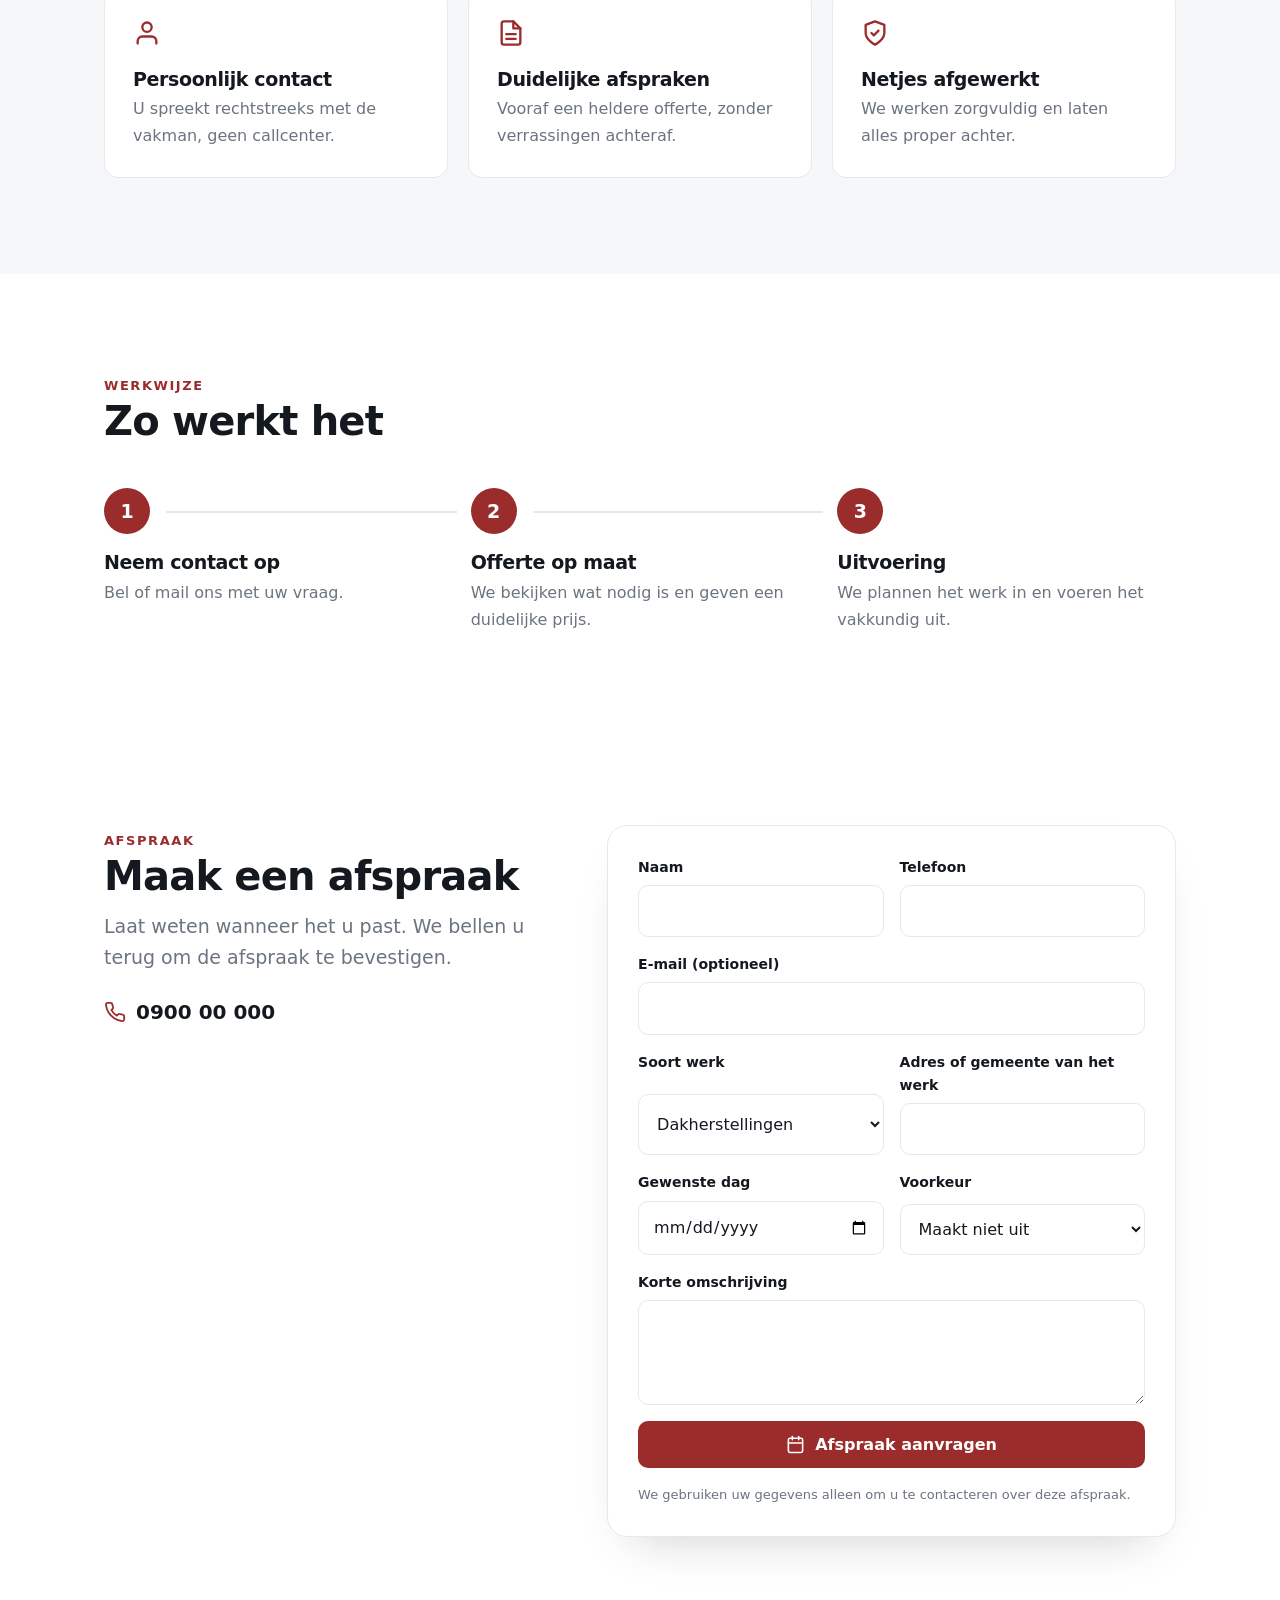
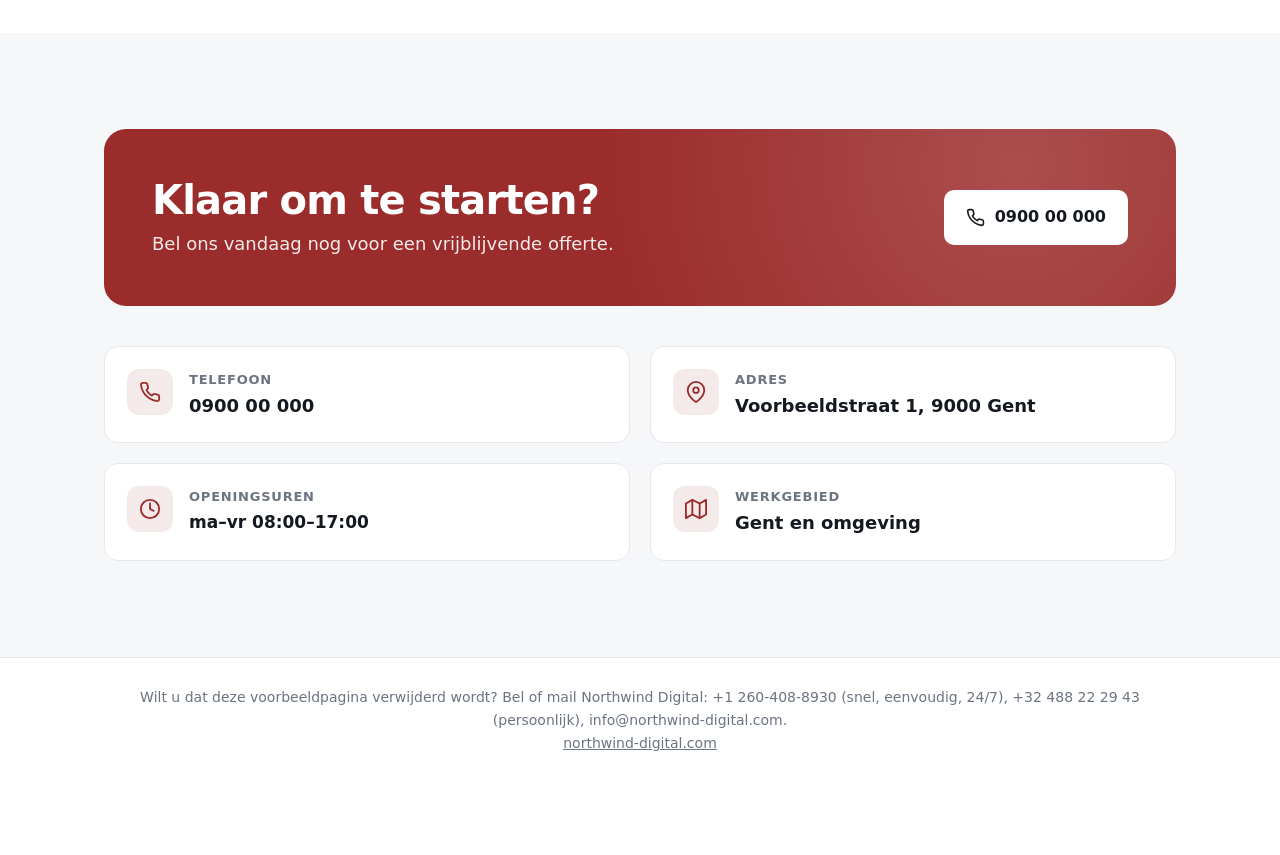
<file: voorbeeld/index.html>
<!doctype html>
<html lang="nl">
<head>
<meta charset="utf-8">
<meta name="viewport" content="width=device-width, initial-scale=1">
<meta name="robots" content="noindex, nofollow">
<link rel="alternate" hreflang="nl" href="./">
<link rel="alternate" hreflang="fr" href="fr/">
<title>Dakwerken Voorbeeld | Dakwerker in Gent</title>
<meta name="description" content="Dakwerker - Gent. Een dak dat weer jaren meekan">
<style>
:root{--accent:#9b2c2c;--accent-dark:#7c2323;--accent-soft:#f5eaea;
--ink:#14181f;--body:#3d4652;--muted:#6b7480;--line:#e6e8ec;--bg:#ffffff;--bg-alt:#f6f7f9;--radius:14px}
*{box-sizing:border-box;margin:0}
html{scroll-behavior:smooth}
body{font:17px/1.65 ui-sans-serif,system-ui,-apple-system,"Segoe UI",Roboto,"Helvetica Neue",Arial,sans-serif;color:var(--body);background:var(--bg);-webkit-font-smoothing:antialiased}
a{color:inherit}
.wrap{max-width:1120px;margin:0 auto;padding:0 24px}
h1,h2,h3{color:var(--ink);line-height:1.15;letter-spacing:-.02em}
h2{font-size:clamp(28px,3.6vw,40px);margin-bottom:12px}
.eyebrow{display:inline-block;font-size:13px;font-weight:700;letter-spacing:.12em;text-transform:uppercase;color:var(--accent)}
.lead-text{font-size:19px;color:var(--muted);max-width:620px}
svg.i{width:22px;height:22px;stroke:currentColor;fill:none;stroke-width:2;stroke-linecap:round;stroke-linejoin:round;flex:none}

.banner a.sitelink{color:#fff;font-weight:700;margin-left:6px}
.banner{background:#14181f;color:#cfd4da;font-size:13px;padding:8px 0;text-align:center}

/* nav */
.nav{position:sticky;top:0;z-index:20;background:rgba(255,255,255,.92);backdrop-filter:saturate(1.4) blur(10px);border-bottom:1px solid var(--line)}
.nav .wrap{display:flex;align-items:center;justify-content:space-between;height:72px;gap:16px}
.brand{display:flex;align-items:center;gap:12px;text-decoration:none;font-weight:800;font-size:19px;color:var(--ink);letter-spacing:-.01em}
.logo{width:40px;height:40px;border-radius:10px;background:var(--accent);color:#fff;display:grid;place-items:center}
.logo svg.i{width:22px;height:22px}
.links{display:flex;align-items:center;gap:28px;font-size:15px;font-weight:600}
.links a{text-decoration:none;color:var(--body)}
.links a:hover{color:var(--accent)}
.btn{display:inline-flex;align-items:center;gap:10px;background:var(--accent);color:#fff;text-decoration:none;font-weight:700;
 font-size:16px;padding:14px 22px;border-radius:10px;transition:background .15s,transform .15s;white-space:nowrap}
.btn:hover{background:var(--accent-dark);transform:translateY(-1px)}
.btn svg.i{width:19px;height:19px}
.btn.ghost{background:transparent;color:var(--ink);border:1.5px solid var(--line)}
.btn.ghost:hover{border-color:var(--accent);color:var(--accent);background:transparent}
.links .btn{padding:10px 16px;font-size:15px;color:#fff}

/* hero */
.hero{position:relative;overflow:hidden;background:linear-gradient(180deg,var(--accent-soft),#fff 85%)}
.hero::before{content:"";position:absolute;inset:0;background-image:radial-gradient(var(--accent) 1px,transparent 1px);
 background-size:22px 22px;opacity:.07;mask-image:linear-gradient(180deg,#000,transparent 80%)}
.hero .wrap{position:relative;display:grid;grid-template-columns:1.25fr 1fr;gap:56px;align-items:center;padding-top:80px;padding-bottom:88px}
.hero h1{font-size:clamp(36px,5.4vw,60px);margin:14px 0 18px;letter-spacing:-.035em}
.hero .lead-text{margin-bottom:30px}
.actions{display:flex;gap:12px;flex-wrap:wrap}
.chips{display:flex;gap:18px;flex-wrap:wrap;margin-top:30px;font-size:15px;color:var(--muted)}
.chips span{display:inline-flex;align-items:center;gap:8px}
.chips svg.i{color:var(--accent);width:18px;height:18px}
.card{background:#fff;border:1px solid var(--line);border-radius:20px;padding:32px;box-shadow:0 24px 48px -24px rgba(20,24,31,.25)}
.card .badge{width:56px;height:56px;border-radius:14px;background:var(--accent-soft);color:var(--accent);display:grid;place-items:center;margin-bottom:18px}
.card .badge svg.i{width:28px;height:28px}
.card h3{font-size:22px;margin-bottom:8px}
.card p{color:var(--muted);margin-bottom:20px}
.card .tel{display:block;font-size:28px;font-weight:800;color:var(--ink);text-decoration:none;letter-spacing:-.01em;margin-bottom:18px}
.card .btn{width:100%;justify-content:center}
.card ul{list-style:none;padding:0;margin-top:20px;border-top:1px solid var(--line);padding-top:16px;font-size:15px}
.card li{display:flex;gap:10px;padding:5px 0;color:var(--body)}
.card li svg.i{color:var(--accent);width:18px;height:18px;margin-top:4px}

/* sections */
section.block{padding:96px 0}
section.alt{background:var(--bg-alt)}
.head{margin-bottom:44px}
.grid{display:grid;grid-template-columns:repeat(2,1fr);gap:20px}
.svc{background:#fff;border:1px solid var(--line);border-radius:var(--radius);padding:28px;display:flex;gap:20px;transition:border-color .15s,box-shadow .15s}
.svc:hover{border-color:var(--accent);box-shadow:0 12px 32px -18px rgba(20,24,31,.3)}
.svc .ic{width:52px;height:52px;border-radius:12px;background:var(--accent-soft);color:var(--accent);display:grid;place-items:center;flex:none}
.svc h3{font-size:19px;margin-bottom:6px}
.svc p{color:var(--muted);font-size:16px}
.why{display:grid;grid-template-columns:repeat(3,1fr);gap:20px}
.why>div{padding:28px;border-radius:var(--radius);background:#fff;border:1px solid var(--line)}
.why .ic{color:var(--accent);margin-bottom:14px}
.why .ic svg.i{width:28px;height:28px}
.why h3{font-size:19px;margin-bottom:6px}
.why p{color:var(--muted);font-size:16px}
.steps{display:grid;grid-template-columns:repeat(3,1fr);gap:28px;counter-reset:s}
.steps>div{position:relative;padding-top:64px}
.steps>div::before{counter-increment:s;content:counter(s);position:absolute;top:0;left:0;width:46px;height:46px;border-radius:50%;
 background:var(--accent);color:#fff;font-weight:800;font-size:19px;display:grid;place-items:center}
.steps>div:not(:last-child)::after{content:"";position:absolute;top:23px;left:62px;right:-14px;height:2px;background:var(--line)}
.steps h3{font-size:19px;margin-bottom:6px}
.steps p{color:var(--muted);font-size:16px}

.band{background:var(--accent);color:#fff;border-radius:22px;padding:48px;display:flex;align-items:center;justify-content:space-between;gap:24px;flex-wrap:wrap;
 background-image:radial-gradient(circle at 85% 20%,rgba(255,255,255,.16),transparent 45%)}
.band h2{color:#fff;margin-bottom:6px}
.band p{opacity:.9;font-size:18px}
.band .btn{background:#fff;color:var(--ink)}
.band .btn:hover{background:#f1f1f1}

.contact{display:grid;grid-template-columns:1fr 1fr;gap:20px;margin-top:40px}
.contact .item{display:flex;gap:16px;padding:22px;border:1px solid var(--line);border-radius:var(--radius);background:#fff}
.contact .ic{width:46px;height:46px;border-radius:12px;background:var(--accent-soft);color:var(--accent);display:grid;place-items:center;flex:none}
.contact small{display:block;font-size:13px;font-weight:700;letter-spacing:.06em;text-transform:uppercase;color:var(--muted)}
.contact a,.contact strong{font-size:18px;font-weight:700;color:var(--ink);text-decoration:none}
.contact .hours div{font-weight:600;color:var(--ink)}

/* language switch */
.langs{display:flex;align-items:center;gap:2px;font-size:14px;font-weight:700}
.langs svg.i{width:17px;height:17px;color:var(--muted);margin-right:4px}
.langs a{text-decoration:none;color:var(--muted);padding:6px 7px;border-radius:7px;text-transform:uppercase;letter-spacing:.04em}
.langs a:hover{color:var(--accent)}
.langs a[aria-current]{color:var(--ink);background:var(--bg-alt)}
.navr{display:flex;align-items:center;gap:22px}

/* appointment */
.book{display:grid;grid-template-columns:1fr 1.25fr;gap:48px;align-items:start}
.book .tel-line{display:inline-flex;align-items:center;gap:10px;margin-top:22px;font-size:20px;font-weight:800;color:var(--ink);text-decoration:none}
.book .tel-line svg.i{color:var(--accent)}
.book-form{background:#fff;border:1px solid var(--line);border-radius:20px;padding:30px;display:grid;gap:16px;
 box-shadow:0 24px 48px -28px rgba(20,24,31,.25)}
.book-form .row2{display:grid;grid-template-columns:1fr 1fr;gap:16px}
.book-form label{display:grid;gap:6px;font-size:14px;font-weight:700;color:var(--ink)}
.book-form input,.book-form select,.book-form textarea{font:inherit;font-size:16px;font-weight:400;color:var(--ink);padding:12px 14px;
 border:1.5px solid var(--line);border-radius:10px;background:#fff;width:100%}
.book-form input:focus,.book-form select:focus,.book-form textarea:focus{outline:none;border-color:var(--accent);box-shadow:0 0 0 3px var(--accent-soft)}
.book-form .btn{justify-content:center;border:0;cursor:pointer;font-family:inherit}
.book-form .small{font-size:13px;color:var(--muted)}
.book-done{padding:14px 16px;border-radius:10px;font-size:15px;font-weight:600}
.book-done.ok{background:var(--accent-soft);color:var(--ink)}
.book-done.warn{background:#fdecea;color:#8a1c1c}

footer{border-top:1px solid var(--line);padding:28px 0 100px;font-size:14px;color:var(--muted);text-align:center}
.callbar{display:none}

@media (max-width:900px){
 .links{display:none}
 .hero .wrap{grid-template-columns:1fr;gap:36px;padding-top:48px;padding-bottom:56px}
 .grid,.why,.steps,.contact,.book,.book-form .row2{grid-template-columns:1fr}
 .book{gap:28px}
 .steps>div::after{display:none}
 section.block{padding:64px 0}
 .band{padding:32px}
 .callbar{display:flex;position:fixed;left:12px;right:12px;bottom:12px;z-index:30;justify-content:center;
  box-shadow:0 10px 30px rgba(20,24,31,.35);padding:16px;font-size:17px}
}
@media (max-width:480px){.wrap{padding:0 18px}.book-form{padding:22px}.langs a{padding:5px}.nav .wrap{height:64px}.brand span{font-size:17px}.card{padding:24px}}
</style>
</head>
<body>
<div class="banner"><div class="wrap">Voorbeeldwebsite, niet publiek vindbaar. Gemaakt door Northwind Digital als voorstel voor Dakwerken Voorbeeld. <a class="sitelink" href="https://northwind-digital.com" target="_blank" rel="noopener">northwind-digital.com</a></div></div>

<nav class="nav"><div class="wrap">
 <a class="brand" href="#top"><span class="logo"><svg class="i" viewBox="0 0 24 24" aria-hidden="true"><path d="M3 9l9-7 9 7v11a2 2 0 0 1-2 2H5a2 2 0 0 1-2-2z"/><polyline points="9 22 9 12 15 12 15 22"/></svg></span><span>Dakwerken Voorbeeld</span></a>
 <div class="links">
  <a href="#diensten">Diensten</a><a href="#afspraak">Afspraak</a><a href="#contact">Contact</a>
  <a class="btn" href="tel:+3290000000"><svg class="i" viewBox="0 0 24 24" aria-hidden="true"><path d="M22 16.92v3a2 2 0 0 1-2.18 2 19.79 19.79 0 0 1-8.63-3.07 19.5 19.5 0 0 1-6-6 19.79 19.79 0 0 1-3.07-8.67A2 2 0 0 1 4.11 2h3a2 2 0 0 1 2 1.72 12.84 12.84 0 0 0 .7 2.81 2 2 0 0 1-.45 2.11L8.09 9.91a16 16 0 0 0 6 6l1.27-1.27a2 2 0 0 1 2.11-.45 12.84 12.84 0 0 0 2.81.7A2 2 0 0 1 22 16.92z"/></svg>0900 00 000</a>
 </div>
 <div class="langs"><svg class="i" viewBox="0 0 24 24" aria-hidden="true"><circle cx="12" cy="12" r="10"/><line x1="2" y1="12" x2="22" y2="12"/><path d="M12 2a15.3 15.3 0 0 1 4 10 15.3 15.3 0 0 1-4 10 15.3 15.3 0 0 1-4-10 15.3 15.3 0 0 1 4-10z"/></svg><a href="./" hreflang="nl" lang="nl" title="Nederlands" aria-current="true">nl</a><a href="fr/" hreflang="fr" lang="fr" title="Français">fr</a></div>
</div></nav>

<header class="hero" id="top"><div class="wrap">
 <div>
  <span class="eyebrow">Dakwerker &middot; Gent</span>
  <h1>Een dak dat weer jaren meekan</h1>
  <p class="lead-text">Vakwerk voor particulieren en bedrijven in Gent en omgeving. Bel ons voor een vrijblijvende offerte.</p>
  <div class="actions">
   <a class="btn" href="tel:+3290000000"><svg class="i" viewBox="0 0 24 24" aria-hidden="true"><path d="M22 16.92v3a2 2 0 0 1-2.18 2 19.79 19.79 0 0 1-8.63-3.07 19.5 19.5 0 0 1-6-6 19.79 19.79 0 0 1-3.07-8.67A2 2 0 0 1 4.11 2h3a2 2 0 0 1 2 1.72 12.84 12.84 0 0 0 .7 2.81 2 2 0 0 1-.45 2.11L8.09 9.91a16 16 0 0 0 6 6l1.27-1.27a2 2 0 0 1 2.11-.45 12.84 12.84 0 0 0 2.81.7A2 2 0 0 1 22 16.92z"/></svg>Bel nu: 0900 00 000</a>
   <a class="btn ghost" href="#afspraak"><svg class="i" viewBox="0 0 24 24" aria-hidden="true"><rect x="3" y="4" width="18" height="18" rx="2" ry="2"/><line x1="16" y1="2" x2="16" y2="6"/><line x1="8" y1="2" x2="8" y2="6"/><line x1="3" y1="10" x2="21" y2="10"/></svg>Afspraak maken</a>
  </div>
  <div class="chips"><span><svg class="i" viewBox="0 0 24 24" aria-hidden="true"><polyline points="20 6 9 17 4 12"/></svg>Persoonlijk contact</span><span><svg class="i" viewBox="0 0 24 24" aria-hidden="true"><polyline points="20 6 9 17 4 12"/></svg>Duidelijke afspraken</span><span><svg class="i" viewBox="0 0 24 24" aria-hidden="true"><polyline points="20 6 9 17 4 12"/></svg>Netjes afgewerkt</span></div>
 </div>
 <aside class="card">
  <div class="badge"><svg class="i" viewBox="0 0 24 24" aria-hidden="true"><path d="M21 15a2 2 0 0 1-2 2H7l-4 4V5a2 2 0 0 1 2-2h14a2 2 0 0 1 2 2z"/></svg></div>
  <h3>Vrijblijvende offerte</h3>
  <p>Bel ons en vertel kort wat u nodig heeft. We maken een duidelijke prijsopgave.</p>
  <a class="tel" href="tel:+3290000000">0900 00 000</a>
  <a class="btn" href="tel:+3290000000"><svg class="i" viewBox="0 0 24 24" aria-hidden="true"><path d="M22 16.92v3a2 2 0 0 1-2.18 2 19.79 19.79 0 0 1-8.63-3.07 19.5 19.5 0 0 1-6-6 19.79 19.79 0 0 1-3.07-8.67A2 2 0 0 1 4.11 2h3a2 2 0 0 1 2 1.72 12.84 12.84 0 0 0 .7 2.81 2 2 0 0 1-.45 2.11L8.09 9.91a16 16 0 0 0 6 6l1.27-1.27a2 2 0 0 1 2.11-.45 12.84 12.84 0 0 0 2.81.7A2 2 0 0 1 22 16.92z"/></svg>Gratis offerte</a>
  <ul>
   <li><svg class="i" viewBox="0 0 24 24" aria-hidden="true"><path d="M21 10c0 7-9 13-9 13s-9-6-9-13a9 9 0 0 1 18 0z"/><circle cx="12" cy="10" r="3"/></svg><span>Gent en omgeving</span></li>
   <li><svg class="i" viewBox="0 0 24 24" aria-hidden="true"><circle cx="12" cy="12" r="10"/><polyline points="12 6 12 12 16 14"/></svg><span>ma–vr 08:00–17:00</span></li>
  </ul>
 </aside>
</div></header>

<section class="block" id="diensten"><div class="wrap">
 <div class="head"><span class="eyebrow">Diensten</span><h2>Wat we voor u doen</h2><p class="lead-text">Een greep uit onze diensten.</p></div>
 <div class="grid">
  <div class="svc"><div class="ic"><svg class="i" viewBox="0 0 24 24" aria-hidden="true"><path d="M3 9l9-7 9 7v11a2 2 0 0 1-2 2H5a2 2 0 0 1-2-2z"/><polyline points="9 22 9 12 15 12 15 22"/></svg></div><div><h3>Dakherstellingen</h3><p>Lekken, losse pannen of stormschade: snel en degelijk hersteld.</p></div></div>
  <div class="svc"><div class="ic"><svg class="i" viewBox="0 0 24 24" aria-hidden="true"><path d="M3 9l9-7 9 7v11a2 2 0 0 1-2 2H5a2 2 0 0 1-2-2z"/><polyline points="9 22 9 12 15 12 15 22"/></svg></div><div><h3>Nieuwe daken</h3><p>Nieuw hellend of plat dak, met materialen die jaren meegaan.</p></div></div>
  <div class="svc"><div class="ic"><svg class="i" viewBox="0 0 24 24" aria-hidden="true"><path d="M3 9l9-7 9 7v11a2 2 0 0 1-2 2H5a2 2 0 0 1-2-2z"/><polyline points="9 22 9 12 15 12 15 22"/></svg></div><div><h3>Dakisolatie</h3><p>Een goed geïsoleerd dak houdt de warmte binnen en de energiefactuur laag.</p></div></div>
  <div class="svc"><div class="ic"><svg class="i" viewBox="0 0 24 24" aria-hidden="true"><path d="M3 9l9-7 9 7v11a2 2 0 0 1-2 2H5a2 2 0 0 1-2-2z"/><polyline points="9 22 9 12 15 12 15 22"/></svg></div><div><h3>Goten en afvoeren</h3><p>Dakgoten en afvoeren gereinigd, hersteld of vernieuwd.</p></div></div>
 </div>
</div></section>

<section class="block alt"><div class="wrap">
 <div class="head"><h2>Waarom klanten voor ons kiezen</h2></div>
 <div class="why">
  <div><div class="ic"><svg class="i" viewBox="0 0 24 24" aria-hidden="true"><path d="M20 21v-2a4 4 0 0 0-4-4H8a4 4 0 0 0-4 4v2"/><circle cx="12" cy="7" r="4"/></svg></div><h3>Persoonlijk contact</h3><p>U spreekt rechtstreeks met de vakman, geen callcenter.</p></div>
  <div><div class="ic"><svg class="i" viewBox="0 0 24 24" aria-hidden="true"><path d="M14 2H6a2 2 0 0 0-2 2v16a2 2 0 0 0 2 2h12a2 2 0 0 0 2-2V8z"/><polyline points="14 2 14 8 20 8"/><line x1="16" y1="13" x2="8" y2="13"/><line x1="16" y1="17" x2="8" y2="17"/></svg></div><h3>Duidelijke afspraken</h3><p>Vooraf een heldere offerte, zonder verrassingen achteraf.</p></div>
  <div><div class="ic"><svg class="i" viewBox="0 0 24 24" aria-hidden="true"><path d="M12 22s8-4 8-10V5l-8-3-8 3v7c0 6 8 10 8 10z"/><polyline points="9 12 11 14 15 10"/></svg></div><h3>Netjes afgewerkt</h3><p>We werken zorgvuldig en laten alles proper achter.</p></div>
 </div>
</div></section>

<section class="block" id="werkwijze"><div class="wrap">
 <div class="head"><span class="eyebrow">Werkwijze</span><h2>Zo werkt het</h2></div>
 <div class="steps"><div><h3>Neem contact op</h3><p>Bel of mail ons met uw vraag.</p></div><div><h3>Offerte op maat</h3><p>We bekijken wat nodig is en geven een duidelijke prijs.</p></div><div><h3>Uitvoering</h3><p>We plannen het werk in en voeren het vakkundig uit.</p></div></div>
</div></section>

<section class="block" id="afspraak"><div class="wrap">
 <div class="book">
  <div><span class="eyebrow">Afspraak</span><h2>Maak een afspraak</h2><p class="lead-text">Laat weten wanneer het u past. We bellen u terug om de afspraak te bevestigen.</p>
   <a class="tel-line" href="tel:+3290000000"><svg class="i" viewBox="0 0 24 24" aria-hidden="true"><path d="M22 16.92v3a2 2 0 0 1-2.18 2 19.79 19.79 0 0 1-8.63-3.07 19.5 19.5 0 0 1-6-6 19.79 19.79 0 0 1-3.07-8.67A2 2 0 0 1 4.11 2h3a2 2 0 0 1 2 1.72 12.84 12.84 0 0 0 .7 2.81 2 2 0 0 1-.45 2.11L8.09 9.91a16 16 0 0 0 6 6l1.27-1.27a2 2 0 0 1 2.11-.45 12.84 12.84 0 0 0 2.81.7A2 2 0 0 1 22 16.92z"/></svg>0900 00 000</a></div>
  <form class="book-form" id="book" novalidate data-mode="demo" data-email=""
        data-sms="" data-text='{"call_only": "Bel ons op 0900 00 000 om een afspraak te maken.", "demo_done": "Dit is een voorbeeld, er is niets verstuurd. Op uw echte website komt deze aanvraag meteen bij u binnen, met alle gegevens van de klant.", "labels": {"date": "Gewenste dag", "email": "E-mail", "job": "Soort werk", "msg": "Korte omschrijving", "name": "Naam", "part": "Voorkeur", "phone": "Telefoon", "where": "Adres of gemeente van het werk"}, "mail_done": "Uw e-mailprogramma opent met de aanvraag. Verstuur het bericht om de afspraak aan te vragen.", "missing": "Vul uw naam en telefoonnummer in.", "sms_done": "Uw sms-app opent met de aanvraag. Verstuur het bericht om de afspraak aan te vragen.", "subject": "Afspraakaanvraag via de website"}'>
   <div class="row2">
    <label>Naam<input name="name" autocomplete="name" required></label>
    <label>Telefoon<input name="phone" type="tel" autocomplete="tel" required></label>
   </div>
   <label>E-mail (optioneel)<input name="email" type="email" autocomplete="email"></label>
   <div class="row2">
    <label>Soort werk<select name="job"><option>Dakherstellingen</option><option>Nieuwe daken</option><option>Dakisolatie</option><option>Goten en afvoeren</option><option>Iets anders</option></select></label>
    <label>Adres of gemeente van het werk<input name="where" autocomplete="address-level2"></label>
   </div>
   <div class="row2">
    <label>Gewenste dag<input name="date" type="date"></label>
    <label>Voorkeur<select name="part"><option>Maakt niet uit</option><option>Voormiddag</option><option>Namiddag</option></select></label>
   </div>
   <label>Korte omschrijving<textarea name="msg" rows="3"></textarea></label>
   <button class="btn" type="submit"><svg class="i" viewBox="0 0 24 24" aria-hidden="true"><rect x="3" y="4" width="18" height="18" rx="2" ry="2"/><line x1="16" y1="2" x2="16" y2="6"/><line x1="8" y1="2" x2="8" y2="6"/><line x1="3" y1="10" x2="21" y2="10"/></svg>Afspraak aanvragen</button>
   <p class="small">We gebruiken uw gegevens alleen om u te contacteren over deze afspraak.</p>
   <div class="book-done" role="status" hidden></div>
  </form>
 </div>
</div></section>

<section class="block alt" id="contact"><div class="wrap">
 <div class="band">
  <div><h2>Klaar om te starten?</h2><p>Bel ons vandaag nog voor een vrijblijvende offerte.</p></div>
  <a class="btn" href="tel:+3290000000"><svg class="i" viewBox="0 0 24 24" aria-hidden="true"><path d="M22 16.92v3a2 2 0 0 1-2.18 2 19.79 19.79 0 0 1-8.63-3.07 19.5 19.5 0 0 1-6-6 19.79 19.79 0 0 1-3.07-8.67A2 2 0 0 1 4.11 2h3a2 2 0 0 1 2 1.72 12.84 12.84 0 0 0 .7 2.81 2 2 0 0 1-.45 2.11L8.09 9.91a16 16 0 0 0 6 6l1.27-1.27a2 2 0 0 1 2.11-.45 12.84 12.84 0 0 0 2.81.7A2 2 0 0 1 22 16.92z"/></svg>0900 00 000</a>
 </div>
 <div class="contact">
  <div class="item"><div class="ic"><svg class="i" viewBox="0 0 24 24" aria-hidden="true"><path d="M22 16.92v3a2 2 0 0 1-2.18 2 19.79 19.79 0 0 1-8.63-3.07 19.5 19.5 0 0 1-6-6 19.79 19.79 0 0 1-3.07-8.67A2 2 0 0 1 4.11 2h3a2 2 0 0 1 2 1.72 12.84 12.84 0 0 0 .7 2.81 2 2 0 0 1-.45 2.11L8.09 9.91a16 16 0 0 0 6 6l1.27-1.27a2 2 0 0 1 2.11-.45 12.84 12.84 0 0 0 2.81.7A2 2 0 0 1 22 16.92z"/></svg></div><div><small>Telefoon</small><a href="tel:+3290000000">0900 00 000</a></div></div>
  <div class="item"><div class="ic"><svg class="i" viewBox="0 0 24 24" aria-hidden="true"><path d="M21 10c0 7-9 13-9 13s-9-6-9-13a9 9 0 0 1 18 0z"/><circle cx="12" cy="10" r="3"/></svg></div><div><small>Adres</small>
   <strong>Voorbeeldstraat 1, 9000 Gent</strong></div></div>
  <div class="item"><div class="ic"><svg class="i" viewBox="0 0 24 24" aria-hidden="true"><circle cx="12" cy="12" r="10"/><polyline points="12 6 12 12 16 14"/></svg></div><div class="hours"><small>Openingsuren</small>
   <div>ma–vr 08:00–17:00</div></div></div>
  <div class="item"><div class="ic"><svg class="i" viewBox="0 0 24 24" aria-hidden="true"><polygon points="1 6 1 22 8 18 16 22 23 18 23 2 16 6 8 2 1 6"/><line x1="8" y1="2" x2="8" y2="18"/><line x1="16" y1="6" x2="16" y2="22"/></svg></div><div><small>Werkgebied</small><strong>Gent en omgeving</strong></div></div>
 </div>
</div></section>

<footer><div class="wrap">Wilt u dat deze voorbeeldpagina verwijderd wordt? Bel of mail Northwind Digital: +1 260-408-8930 (snel, eenvoudig, 24/7), +32 488 22 29 43 (persoonlijk), info@northwind-digital.com.<br><a href="https://northwind-digital.com" target="_blank" rel="noopener">northwind-digital.com</a></div></footer>
<a class="btn callbar" href="tel:+3290000000"><svg class="i" viewBox="0 0 24 24" aria-hidden="true"><path d="M22 16.92v3a2 2 0 0 1-2.18 2 19.79 19.79 0 0 1-8.63-3.07 19.5 19.5 0 0 1-6-6 19.79 19.79 0 0 1-3.07-8.67A2 2 0 0 1 4.11 2h3a2 2 0 0 1 2 1.72 12.84 12.84 0 0 0 .7 2.81 2 2 0 0 1-.45 2.11L8.09 9.91a16 16 0 0 0 6 6l1.27-1.27a2 2 0 0 1 2.11-.45 12.84 12.84 0 0 0 2.81.7A2 2 0 0 1 22 16.92z"/></svg>Bel nu: 0900 00 000</a>
<script>
(function () {
  var f = document.getElementById("book"); if (!f) return;
  var t = JSON.parse(f.dataset.text), out = f.querySelector(".book-done"), d = f.elements.date, n = new Date();
  d.min = new Date(n.getTime() - n.getTimezoneOffset() * 6e4).toISOString().slice(0, 10);
  f.addEventListener("submit", function (e) {
    e.preventDefault();
    function v(k) { return (f.elements[k].value || "").trim(); }
    function say(text, kind) { out.textContent = text; out.className = "book-done " + kind; out.hidden = false; }
    if (!v("name") || !v("phone")) { say(t.missing, "warn"); return; }
    var lines = [];
    ["name", "phone", "email", "job", "where", "date", "part", "msg"].forEach(function (k) {
      if (v(k)) lines.push(t.labels[k] + ": " + v(k));
    });
    var body = lines.join("\n");
    if (f.dataset.mode === "demo") { say(t.demo_done, "ok"); return; }       // the demo never sends anything
    if (f.dataset.email) {
      location.href = "mailto:" + f.dataset.email + "?subject=" + encodeURIComponent(t.subject) + "&body=" + encodeURIComponent(body);
      say(t.mail_done, "ok");
    } else if (f.dataset.sms) {
      location.href = "sms:" + f.dataset.sms + "?body=" + encodeURIComponent(t.subject + "\n" + body);
      say(t.sms_done, "ok");
    } else { say(t.call_only, "ok"); }
  });
})();
</script>
</body>
</html>
</file>
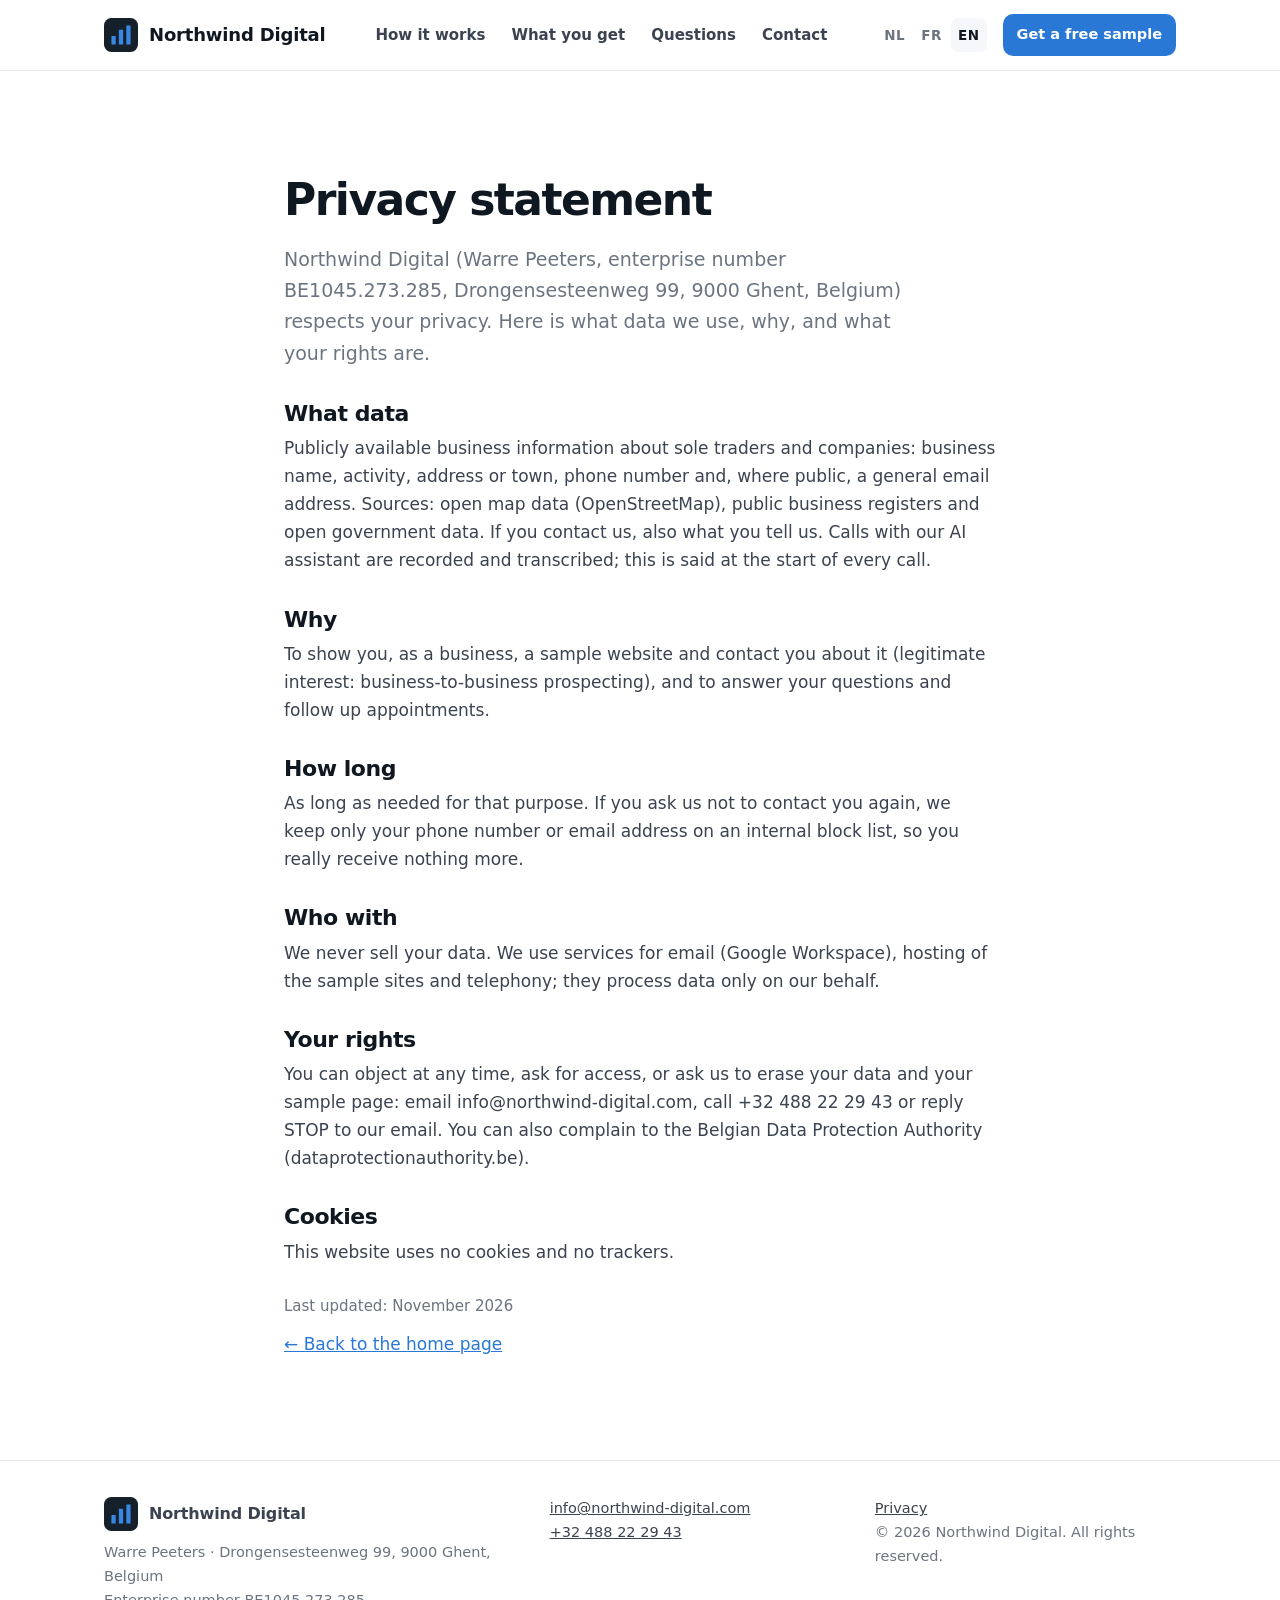
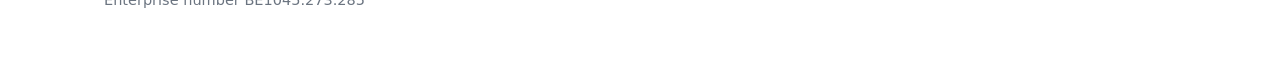
<file: en/privacy/index.html>
<!doctype html>
<html lang="en">
<head>
<meta charset="utf-8">
<meta name="viewport" content="width=device-width, initial-scale=1">
<title>Privacy statement | Northwind Digital</title>
<meta name="description" content="Northwind Digital builds websites for roofers, plumbers, electricians and other tradespeople. You see a sample of your own site first, for free. Based in Ghent, Belgium.">
<link rel="canonical" href="https://northwind-digital.com/en/privacy/">
<link rel="alternate" hreflang="nl" href="https://northwind-digital.com/privacy/"><link rel="alternate" hreflang="fr" href="https://northwind-digital.com/fr/privacy/"><link rel="alternate" hreflang="en" href="https://northwind-digital.com/en/privacy/"><link rel="alternate" hreflang="x-default" href="https://northwind-digital.com/privacy/">
<link rel="icon" href="/favicon.svg" type="image/svg+xml">
<meta name="theme-color" content="#16202b">
<meta property="og:title" content="Privacy statement | Northwind Digital"><meta property="og:description" content="Northwind Digital builds websites for roofers, plumbers, electricians and other tradespeople. You see a sample of your own site first, for free. Based in Ghent, Belgium.">
<meta property="og:type" content="website"><meta property="og:url" content="https://northwind-digital.com/en/privacy/">
<link rel="stylesheet" href="/styles.css">
</head>
<body>
<a class="skip" href="#main">Skip</a>
<header class="nav"><div class="wrap">
  <a class="brand" href="/en/"><svg class="logo" viewBox="0 0 32 32" aria-hidden="true"><rect width="32" height="32" rx="7" fill="#16202b"/><path d="M7 25V17h4v8zM14 25V11h4v14zM21 25V7h4v18z" fill="#3987e5"/></svg><span>Northwind Digital</span></a>
  <nav class="links" aria-label="Menu"><a href="/en/#how">How it works</a><a href="/en/#what">What you get</a><a href="/en/#faq">Questions</a><a href="/en/#contact">Contact</a></nav>
  <div class="navr"><div class="langs" aria-label="Language"><a href="/privacy/" lang="nl" hreflang="nl">nl</a><a href="/fr/privacy/" lang="fr" hreflang="fr">fr</a><a href="/en/privacy/" lang="en" hreflang="en" aria-current="true">en</a></div>
  <a class="btn sm" href="mailto:info@northwind-digital.com?subject=Free sample website&amp;body=Hello,%0A%0AI'd like a free sample website for my business.%0A%0ABusiness name:%0ATown:%0APhone:%0A">Get a free sample</a></div>
</div></header>
<main id="main">
<section class="block"><div class="wrap narrow prose">
  <h1>Privacy statement</h1><p class="lead">Northwind Digital (Warre Peeters, enterprise number BE1045.273.285, Drongensesteenweg 99, 9000 Ghent, Belgium) respects your privacy. Here is what data we use, why, and what your rights are.</p><h2>What data</h2><p>Publicly available business information about sole traders and companies: business name, activity, address or town, phone number and, where public, a general email address. Sources: open map data (OpenStreetMap), public business registers and open government data. If you contact us, also what you tell us. Calls with our AI assistant are recorded and transcribed; this is said at the start of every call.</p><h2>Why</h2><p>To show you, as a business, a sample website and contact you about it (legitimate interest: business-to-business prospecting), and to answer your questions and follow up appointments.</p><h2>How long</h2><p>As long as needed for that purpose. If you ask us not to contact you again, we keep only your phone number or email address on an internal block list, so you really receive nothing more.</p><h2>Who with</h2><p>We never sell your data. We use services for email (Google Workspace), hosting of the sample sites and telephony; they process data only on our behalf.</p><h2>Your rights</h2><p>You can object at any time, ask for access, or ask us to erase your data and your sample page: email info@northwind-digital.com, call +32 488 22 29 43 or reply STOP to our email. You can also complain to the Belgian Data Protection Authority (dataprotectionauthority.be).</p><h2>Cookies</h2><p>This website uses no cookies and no trackers.</p>
  <p class="muted">Last updated: November 2026</p><p><a href="/en/">← Back to the home page</a></p>
</div></section>
</main>
<footer class="foot"><div class="wrap">
  <div class="footcol"><a class="brand" href="/en/"><svg class="logo" viewBox="0 0 32 32" aria-hidden="true"><rect width="32" height="32" rx="7" fill="#16202b"/><path d="M7 25V17h4v8zM14 25V11h4v14zM21 25V7h4v18z" fill="#3987e5"/></svg><span>Northwind Digital</span></a>
    <p>Warre Peeters · Drongensesteenweg 99, 9000 Ghent, Belgium<br>Enterprise number BE1045.273.285</p></div>
  <div class="footcol"><a href="mailto:info@northwind-digital.com">info@northwind-digital.com</a><br>
    <a href="tel:+32488222943">+32 488 22 29 43</a></div>
  <div class="footcol"><a href="/en/privacy/">Privacy</a><br>
    <span>© 2026 Northwind Digital. All rights reserved.</span></div>
</div></footer>
</body>
</html>
</file>
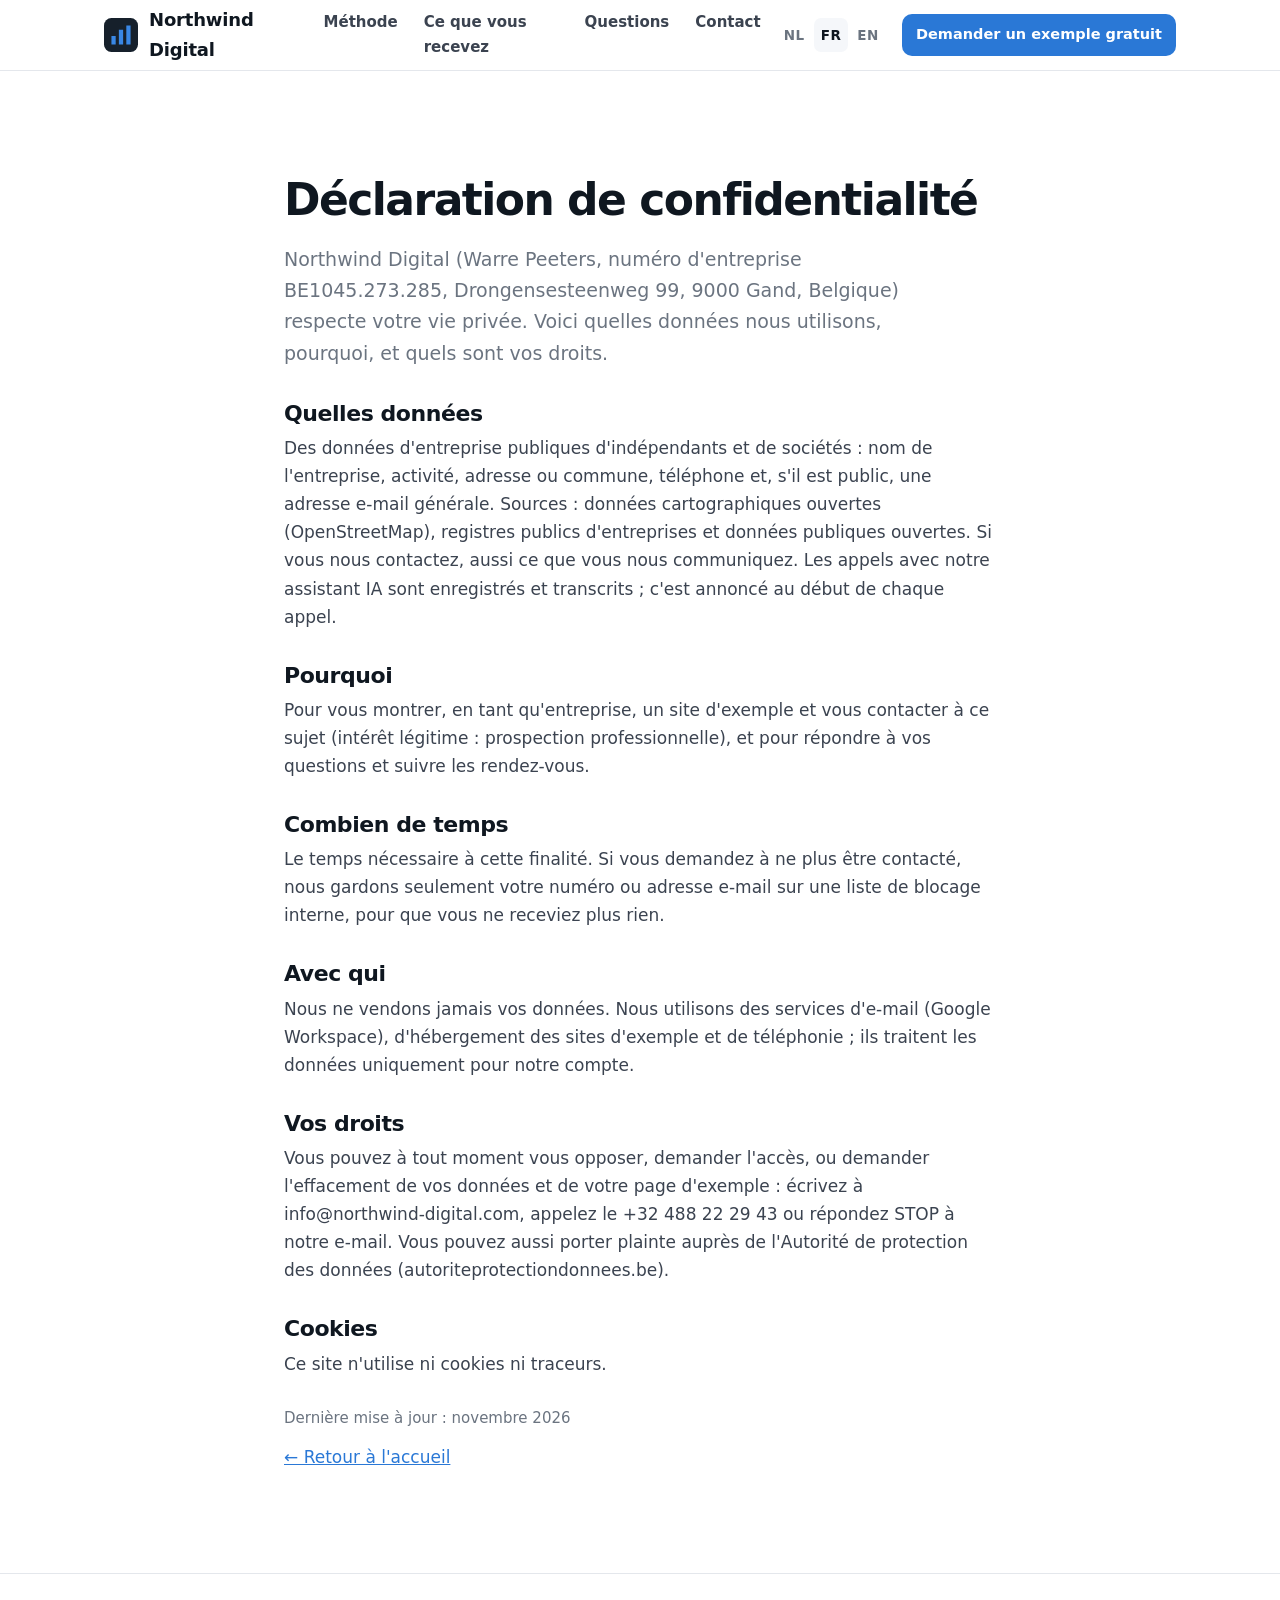
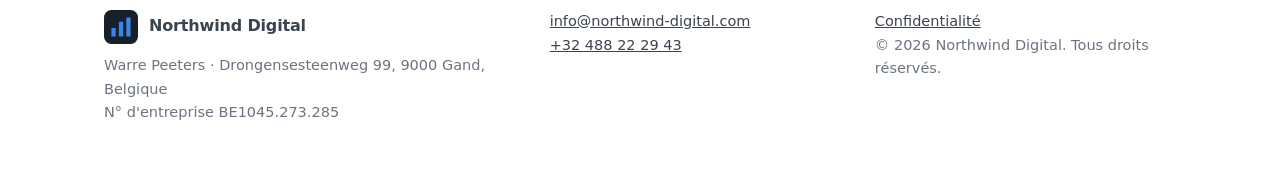
<file: fr/privacy/index.html>
<!doctype html>
<html lang="fr">
<head>
<meta charset="utf-8">
<meta name="viewport" content="width=device-width, initial-scale=1">
<title>Déclaration de confidentialité | Northwind Digital</title>
<meta name="description" content="Northwind Digital crée des sites web pour couvreurs, plombiers, électriciens et autres artisans. Vous voyez d&#x27;abord gratuitement un exemple de votre propre site. Basé à Gand.">
<link rel="canonical" href="https://northwind-digital.com/fr/privacy/">
<link rel="alternate" hreflang="nl" href="https://northwind-digital.com/privacy/"><link rel="alternate" hreflang="fr" href="https://northwind-digital.com/fr/privacy/"><link rel="alternate" hreflang="en" href="https://northwind-digital.com/en/privacy/"><link rel="alternate" hreflang="x-default" href="https://northwind-digital.com/privacy/">
<link rel="icon" href="/favicon.svg" type="image/svg+xml">
<meta name="theme-color" content="#16202b">
<meta property="og:title" content="Déclaration de confidentialité | Northwind Digital"><meta property="og:description" content="Northwind Digital crée des sites web pour couvreurs, plombiers, électriciens et autres artisans. Vous voyez d&#x27;abord gratuitement un exemple de votre propre site. Basé à Gand.">
<meta property="og:type" content="website"><meta property="og:url" content="https://northwind-digital.com/fr/privacy/">
<link rel="stylesheet" href="/styles.css">
</head>
<body>
<a class="skip" href="#main">Skip</a>
<header class="nav"><div class="wrap">
  <a class="brand" href="/fr/"><svg class="logo" viewBox="0 0 32 32" aria-hidden="true"><rect width="32" height="32" rx="7" fill="#16202b"/><path d="M7 25V17h4v8zM14 25V11h4v14zM21 25V7h4v18z" fill="#3987e5"/></svg><span>Northwind Digital</span></a>
  <nav class="links" aria-label="Menu"><a href="/fr/#methode">Méthode</a><a href="/fr/#offre">Ce que vous recevez</a><a href="/fr/#questions">Questions</a><a href="/fr/#contact">Contact</a></nav>
  <div class="navr"><div class="langs" aria-label="Language"><a href="/privacy/" lang="nl" hreflang="nl">nl</a><a href="/fr/privacy/" lang="fr" hreflang="fr" aria-current="true">fr</a><a href="/en/privacy/" lang="en" hreflang="en">en</a></div>
  <a class="btn sm" href="mailto:info@northwind-digital.com?subject=Site web d&#x27;exemple gratuit&amp;body=Bonjour,%0A%0AJe souhaite recevoir un exemple gratuit de site web pour mon entreprise.%0A%0ANom de l'entreprise :%0ACommune :%0ATéléphone :%0A">Demander un exemple gratuit</a></div>
</div></header>
<main id="main">
<section class="block"><div class="wrap narrow prose">
  <h1>Déclaration de confidentialité</h1><p class="lead">Northwind Digital (Warre Peeters, numéro d&#x27;entreprise BE1045.273.285, Drongensesteenweg 99, 9000 Gand, Belgique) respecte votre vie privée. Voici quelles données nous utilisons, pourquoi, et quels sont vos droits.</p><h2>Quelles données</h2><p>Des données d&#x27;entreprise publiques d&#x27;indépendants et de sociétés : nom de l&#x27;entreprise, activité, adresse ou commune, téléphone et, s&#x27;il est public, une adresse e-mail générale. Sources : données cartographiques ouvertes (OpenStreetMap), registres publics d&#x27;entreprises et données publiques ouvertes. Si vous nous contactez, aussi ce que vous nous communiquez. Les appels avec notre assistant IA sont enregistrés et transcrits ; c&#x27;est annoncé au début de chaque appel.</p><h2>Pourquoi</h2><p>Pour vous montrer, en tant qu&#x27;entreprise, un site d&#x27;exemple et vous contacter à ce sujet (intérêt légitime : prospection professionnelle), et pour répondre à vos questions et suivre les rendez-vous.</p><h2>Combien de temps</h2><p>Le temps nécessaire à cette finalité. Si vous demandez à ne plus être contacté, nous gardons seulement votre numéro ou adresse e-mail sur une liste de blocage interne, pour que vous ne receviez plus rien.</p><h2>Avec qui</h2><p>Nous ne vendons jamais vos données. Nous utilisons des services d&#x27;e-mail (Google Workspace), d&#x27;hébergement des sites d&#x27;exemple et de téléphonie ; ils traitent les données uniquement pour notre compte.</p><h2>Vos droits</h2><p>Vous pouvez à tout moment vous opposer, demander l&#x27;accès, ou demander l&#x27;effacement de vos données et de votre page d&#x27;exemple : écrivez à info@northwind-digital.com, appelez le +32 488 22 29 43 ou répondez STOP à notre e-mail. Vous pouvez aussi porter plainte auprès de l&#x27;Autorité de protection des données (autoriteprotectiondonnees.be).</p><h2>Cookies</h2><p>Ce site n&#x27;utilise ni cookies ni traceurs.</p>
  <p class="muted">Dernière mise à jour : novembre 2026</p><p><a href="/fr/">← Retour à l&#x27;accueil</a></p>
</div></section>
</main>
<footer class="foot"><div class="wrap">
  <div class="footcol"><a class="brand" href="/fr/"><svg class="logo" viewBox="0 0 32 32" aria-hidden="true"><rect width="32" height="32" rx="7" fill="#16202b"/><path d="M7 25V17h4v8zM14 25V11h4v14zM21 25V7h4v18z" fill="#3987e5"/></svg><span>Northwind Digital</span></a>
    <p>Warre Peeters · Drongensesteenweg 99, 9000 Gand, Belgique<br>N° d&#x27;entreprise BE1045.273.285</p></div>
  <div class="footcol"><a href="mailto:info@northwind-digital.com">info@northwind-digital.com</a><br>
    <a href="tel:+32488222943">+32 488 22 29 43</a></div>
  <div class="footcol"><a href="/fr/privacy/">Confidentialité</a><br>
    <span>© 2026 Northwind Digital. Tous droits réservés.</span></div>
</div></footer>
</body>
</html>
</file>
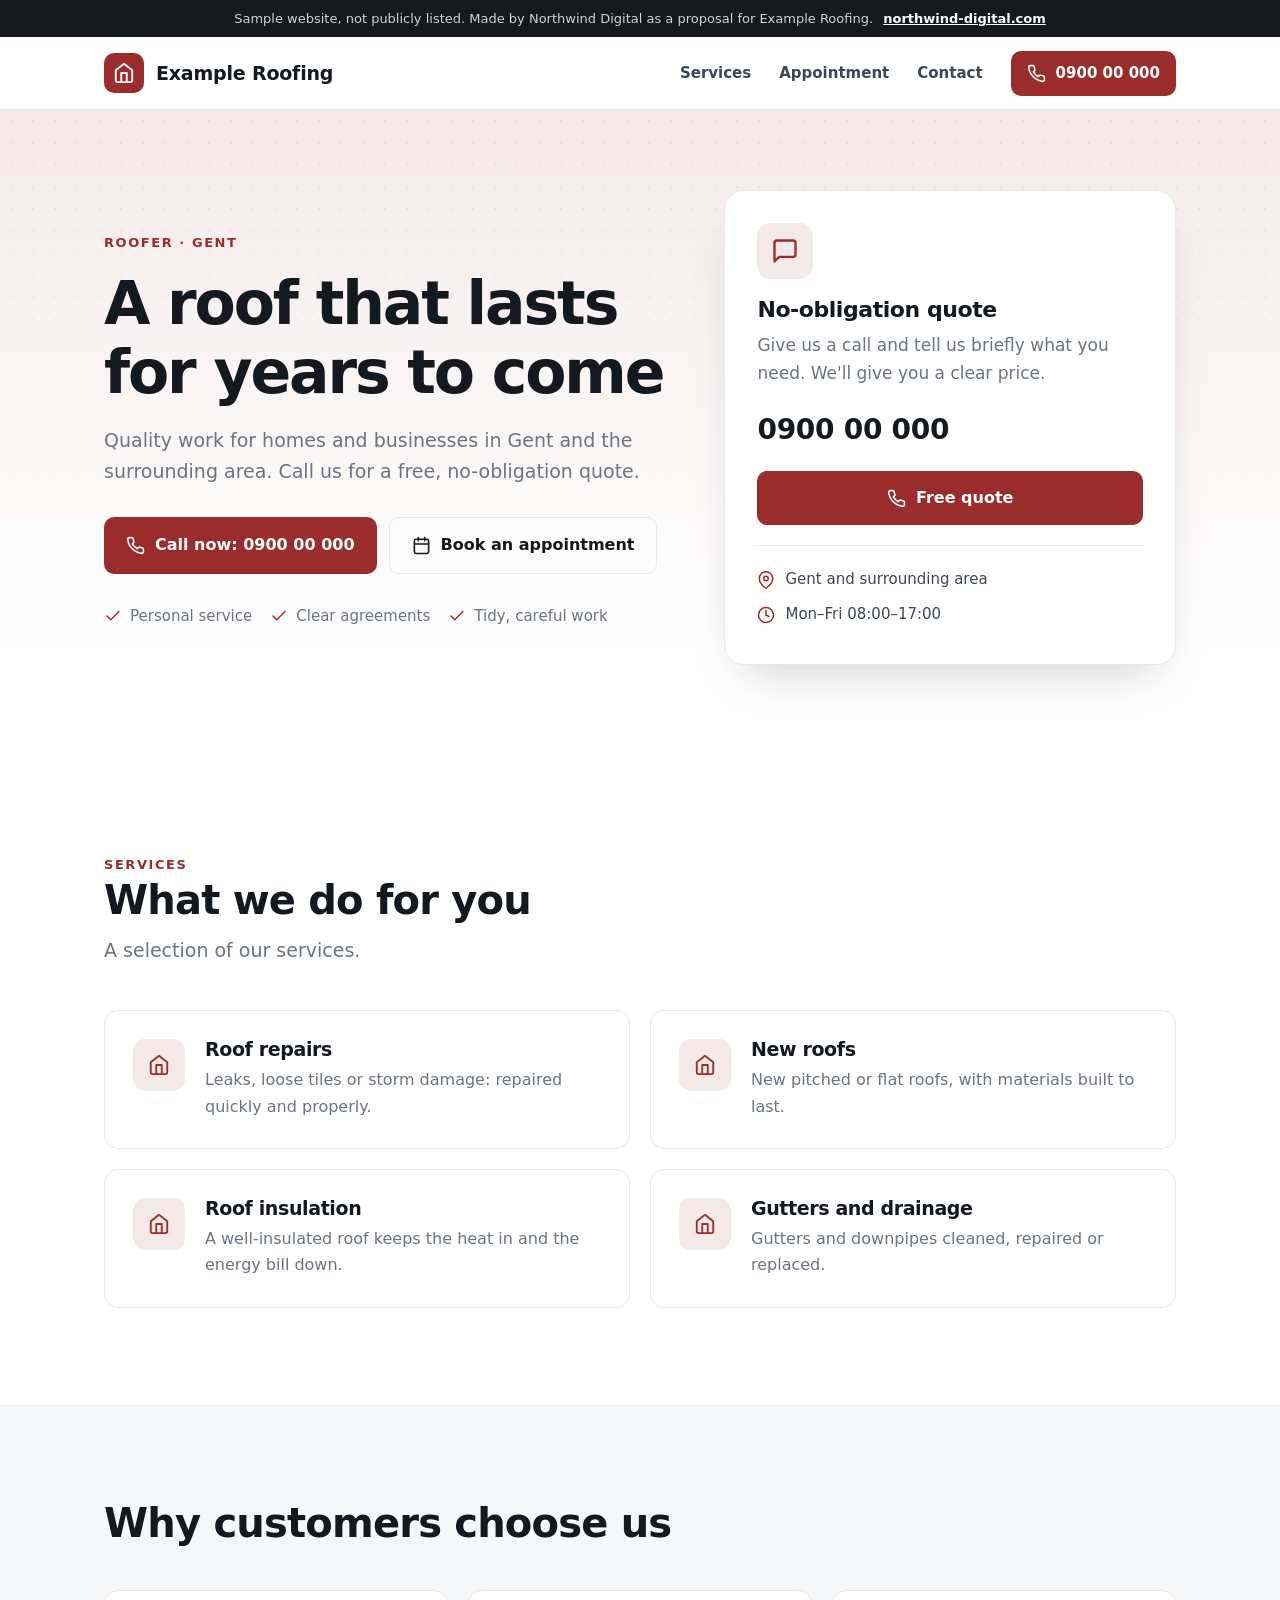
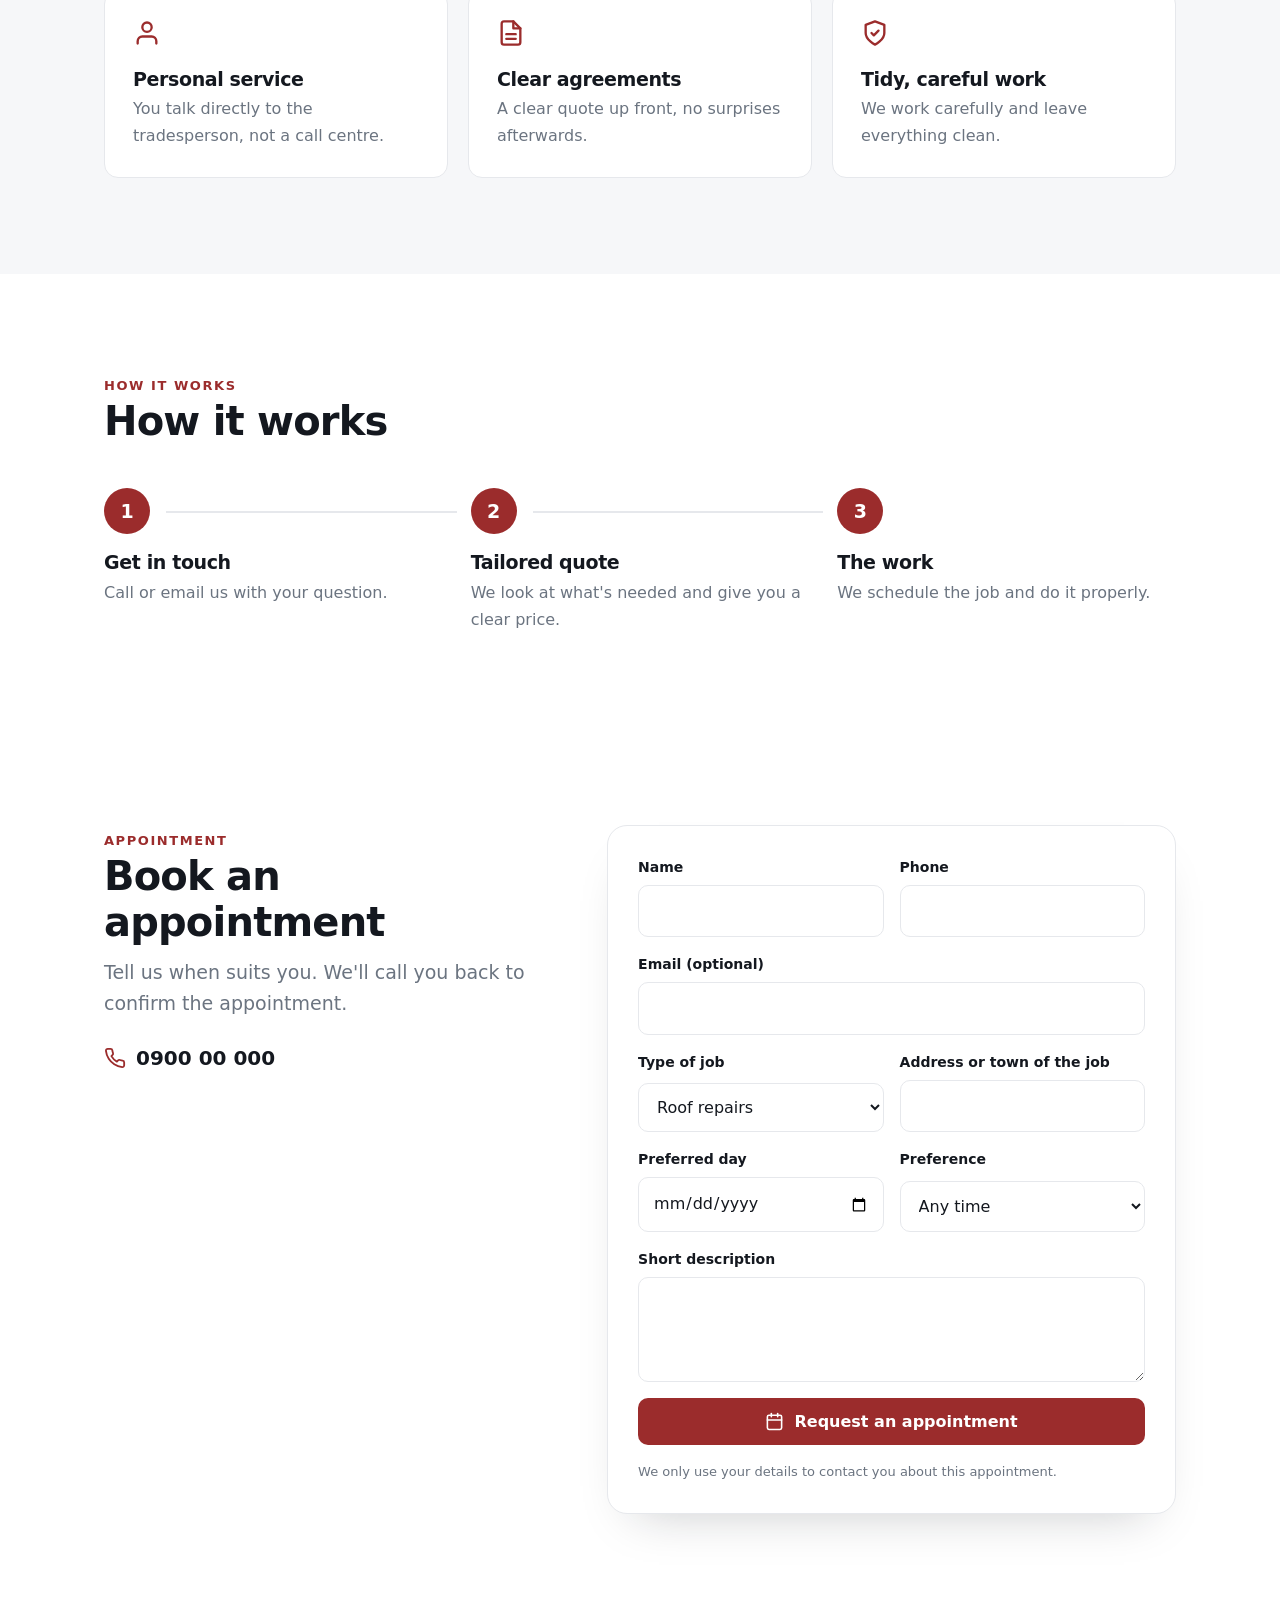
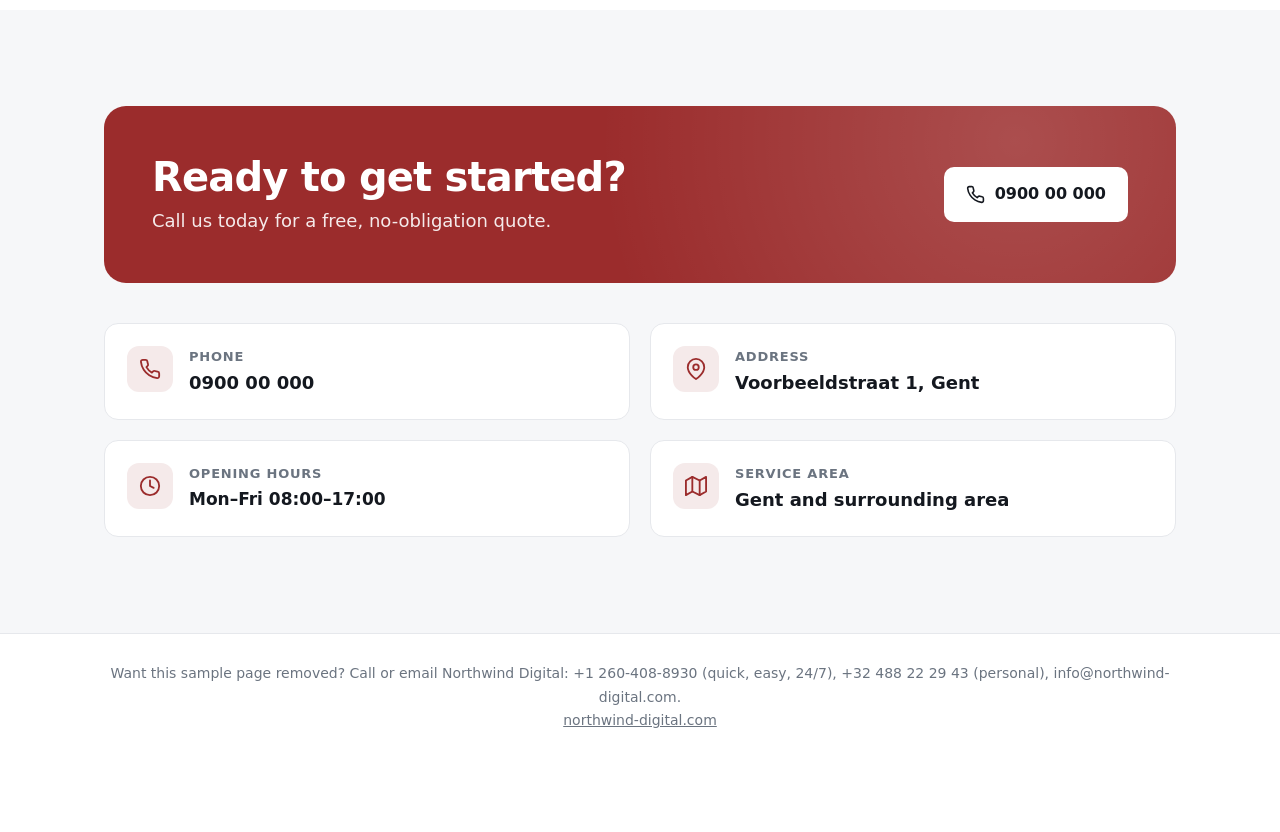
<file: voorbeeld/en/index.html>
<!doctype html>
<html lang="en">
<head>
<meta charset="utf-8">
<meta name="viewport" content="width=device-width, initial-scale=1">
<meta name="robots" content="noindex, nofollow">
<title>Example Roofing | Roofer in Gent</title>
<meta name="description" content="Roofer - Gent. A roof that lasts for years to come">
<style>
:root{--accent:#9b2c2c;--accent-dark:#7c2323;--accent-soft:#f5eaea;
--ink:#14181f;--body:#3d4652;--muted:#6b7480;--line:#e6e8ec;--bg:#ffffff;--bg-alt:#f6f7f9;--radius:14px}
*{box-sizing:border-box;margin:0}
html{scroll-behavior:smooth}
body{font:17px/1.65 ui-sans-serif,system-ui,-apple-system,"Segoe UI",Roboto,"Helvetica Neue",Arial,sans-serif;color:var(--body);background:var(--bg);-webkit-font-smoothing:antialiased}
a{color:inherit}
.wrap{max-width:1120px;margin:0 auto;padding:0 24px}
h1,h2,h3{color:var(--ink);line-height:1.15;letter-spacing:-.02em}
h2{font-size:clamp(28px,3.6vw,40px);margin-bottom:12px}
.eyebrow{display:inline-block;font-size:13px;font-weight:700;letter-spacing:.12em;text-transform:uppercase;color:var(--accent)}
.lead-text{font-size:19px;color:var(--muted);max-width:620px}
svg.i{width:22px;height:22px;stroke:currentColor;fill:none;stroke-width:2;stroke-linecap:round;stroke-linejoin:round;flex:none}

.banner a.sitelink{color:#fff;font-weight:700;margin-left:6px}
.banner{background:#14181f;color:#cfd4da;font-size:13px;padding:8px 0;text-align:center}

/* nav */
.nav{position:sticky;top:0;z-index:20;background:rgba(255,255,255,.92);backdrop-filter:saturate(1.4) blur(10px);border-bottom:1px solid var(--line)}
.nav .wrap{display:flex;align-items:center;justify-content:space-between;height:72px;gap:16px}
.brand{display:flex;align-items:center;gap:12px;text-decoration:none;font-weight:800;font-size:19px;color:var(--ink);letter-spacing:-.01em}
.logo{width:40px;height:40px;border-radius:10px;background:var(--accent);color:#fff;display:grid;place-items:center}
.logo svg.i{width:22px;height:22px}
.links{display:flex;align-items:center;gap:28px;font-size:15px;font-weight:600}
.links a{text-decoration:none;color:var(--body)}
.links a:hover{color:var(--accent)}
.btn{display:inline-flex;align-items:center;gap:10px;background:var(--accent);color:#fff;text-decoration:none;font-weight:700;
 font-size:16px;padding:14px 22px;border-radius:10px;transition:background .15s,transform .15s;white-space:nowrap}
.btn:hover{background:var(--accent-dark);transform:translateY(-1px)}
.btn svg.i{width:19px;height:19px}
.btn.ghost{background:transparent;color:var(--ink);border:1.5px solid var(--line)}
.btn.ghost:hover{border-color:var(--accent);color:var(--accent);background:transparent}
.links .btn{padding:10px 16px;font-size:15px;color:#fff}

/* hero */
.hero{position:relative;overflow:hidden;background:linear-gradient(180deg,var(--accent-soft),#fff 85%)}
.hero::before{content:"";position:absolute;inset:0;background-image:radial-gradient(var(--accent) 1px,transparent 1px);
 background-size:22px 22px;opacity:.07;mask-image:linear-gradient(180deg,#000,transparent 80%)}
.hero .wrap{position:relative;display:grid;grid-template-columns:1.25fr 1fr;gap:56px;align-items:center;padding-top:80px;padding-bottom:88px}
.hero h1{font-size:clamp(36px,5.4vw,60px);margin:14px 0 18px;letter-spacing:-.035em}
.hero .lead-text{margin-bottom:30px}
.actions{display:flex;gap:12px;flex-wrap:wrap}
.chips{display:flex;gap:18px;flex-wrap:wrap;margin-top:30px;font-size:15px;color:var(--muted)}
.chips span{display:inline-flex;align-items:center;gap:8px}
.chips svg.i{color:var(--accent);width:18px;height:18px}
.card{background:#fff;border:1px solid var(--line);border-radius:20px;padding:32px;box-shadow:0 24px 48px -24px rgba(20,24,31,.25)}
.card .badge{width:56px;height:56px;border-radius:14px;background:var(--accent-soft);color:var(--accent);display:grid;place-items:center;margin-bottom:18px}
.card .badge svg.i{width:28px;height:28px}
.card h3{font-size:22px;margin-bottom:8px}
.card p{color:var(--muted);margin-bottom:20px}
.card .tel{display:block;font-size:28px;font-weight:800;color:var(--ink);text-decoration:none;letter-spacing:-.01em;margin-bottom:18px}
.card .btn{width:100%;justify-content:center}
.card ul{list-style:none;padding:0;margin-top:20px;border-top:1px solid var(--line);padding-top:16px;font-size:15px}
.card li{display:flex;gap:10px;padding:5px 0;color:var(--body)}
.card li svg.i{color:var(--accent);width:18px;height:18px;margin-top:4px}

/* sections */
section.block{padding:96px 0}
section.alt{background:var(--bg-alt)}
.head{margin-bottom:44px}
.grid{display:grid;grid-template-columns:repeat(2,1fr);gap:20px}
.svc{background:#fff;border:1px solid var(--line);border-radius:var(--radius);padding:28px;display:flex;gap:20px;transition:border-color .15s,box-shadow .15s}
.svc:hover{border-color:var(--accent);box-shadow:0 12px 32px -18px rgba(20,24,31,.3)}
.svc .ic{width:52px;height:52px;border-radius:12px;background:var(--accent-soft);color:var(--accent);display:grid;place-items:center;flex:none}
.svc h3{font-size:19px;margin-bottom:6px}
.svc p{color:var(--muted);font-size:16px}
.why{display:grid;grid-template-columns:repeat(3,1fr);gap:20px}
.why>div{padding:28px;border-radius:var(--radius);background:#fff;border:1px solid var(--line)}
.why .ic{color:var(--accent);margin-bottom:14px}
.why .ic svg.i{width:28px;height:28px}
.why h3{font-size:19px;margin-bottom:6px}
.why p{color:var(--muted);font-size:16px}
.steps{display:grid;grid-template-columns:repeat(3,1fr);gap:28px;counter-reset:s}
.steps>div{position:relative;padding-top:64px}
.steps>div::before{counter-increment:s;content:counter(s);position:absolute;top:0;left:0;width:46px;height:46px;border-radius:50%;
 background:var(--accent);color:#fff;font-weight:800;font-size:19px;display:grid;place-items:center}
.steps>div:not(:last-child)::after{content:"";position:absolute;top:23px;left:62px;right:-14px;height:2px;background:var(--line)}
.steps h3{font-size:19px;margin-bottom:6px}
.steps p{color:var(--muted);font-size:16px}

.band{background:var(--accent);color:#fff;border-radius:22px;padding:48px;display:flex;align-items:center;justify-content:space-between;gap:24px;flex-wrap:wrap;
 background-image:radial-gradient(circle at 85% 20%,rgba(255,255,255,.16),transparent 45%)}
.band h2{color:#fff;margin-bottom:6px}
.band p{opacity:.9;font-size:18px}
.band .btn{background:#fff;color:var(--ink)}
.band .btn:hover{background:#f1f1f1}

.contact{display:grid;grid-template-columns:1fr 1fr;gap:20px;margin-top:40px}
.contact .item{display:flex;gap:16px;padding:22px;border:1px solid var(--line);border-radius:var(--radius);background:#fff}
.contact .ic{width:46px;height:46px;border-radius:12px;background:var(--accent-soft);color:var(--accent);display:grid;place-items:center;flex:none}
.contact small{display:block;font-size:13px;font-weight:700;letter-spacing:.06em;text-transform:uppercase;color:var(--muted)}
.contact a,.contact strong{font-size:18px;font-weight:700;color:var(--ink);text-decoration:none}
.contact .hours div{font-weight:600;color:var(--ink)}

/* language switch */
.langs{display:flex;align-items:center;gap:2px;font-size:14px;font-weight:700}
.langs svg.i{width:17px;height:17px;color:var(--muted);margin-right:4px}
.langs a{text-decoration:none;color:var(--muted);padding:6px 7px;border-radius:7px;text-transform:uppercase;letter-spacing:.04em}
.langs a:hover{color:var(--accent)}
.langs a[aria-current]{color:var(--ink);background:var(--bg-alt)}
.navr{display:flex;align-items:center;gap:22px}

/* appointment */
.book{display:grid;grid-template-columns:1fr 1.25fr;gap:48px;align-items:start}
.book .tel-line{display:inline-flex;align-items:center;gap:10px;margin-top:22px;font-size:20px;font-weight:800;color:var(--ink);text-decoration:none}
.book .tel-line svg.i{color:var(--accent)}
.book-form{background:#fff;border:1px solid var(--line);border-radius:20px;padding:30px;display:grid;gap:16px;
 box-shadow:0 24px 48px -28px rgba(20,24,31,.25)}
.book-form .row2{display:grid;grid-template-columns:1fr 1fr;gap:16px}
.book-form label{display:grid;gap:6px;font-size:14px;font-weight:700;color:var(--ink)}
.book-form input,.book-form select,.book-form textarea{font:inherit;font-size:16px;font-weight:400;color:var(--ink);padding:12px 14px;
 border:1.5px solid var(--line);border-radius:10px;background:#fff;width:100%}
.book-form input:focus,.book-form select:focus,.book-form textarea:focus{outline:none;border-color:var(--accent);box-shadow:0 0 0 3px var(--accent-soft)}
.book-form .btn{justify-content:center;border:0;cursor:pointer;font-family:inherit}
.book-form .small{font-size:13px;color:var(--muted)}
.book-done{padding:14px 16px;border-radius:10px;font-size:15px;font-weight:600}
.book-done.ok{background:var(--accent-soft);color:var(--ink)}
.book-done.warn{background:#fdecea;color:#8a1c1c}

footer{border-top:1px solid var(--line);padding:28px 0 100px;font-size:14px;color:var(--muted);text-align:center}
.callbar{display:none}

@media (max-width:900px){
 .links{display:none}
 .hero .wrap{grid-template-columns:1fr;gap:36px;padding-top:48px;padding-bottom:56px}
 .grid,.why,.steps,.contact,.book,.book-form .row2{grid-template-columns:1fr}
 .book{gap:28px}
 .steps>div::after{display:none}
 section.block{padding:64px 0}
 .band{padding:32px}
 .callbar{display:flex;position:fixed;left:12px;right:12px;bottom:12px;z-index:30;justify-content:center;
  box-shadow:0 10px 30px rgba(20,24,31,.35);padding:16px;font-size:17px}
}
@media (max-width:480px){.wrap{padding:0 18px}.book-form{padding:22px}.langs a{padding:5px}.nav .wrap{height:64px}.brand span{font-size:17px}.card{padding:24px}}
</style>
</head>
<body>
<div class="banner"><div class="wrap">Sample website, not publicly listed. Made by Northwind Digital as a proposal for Example Roofing. <a class="sitelink" href="https://northwind-digital.com" target="_blank" rel="noopener">northwind-digital.com</a></div></div>

<nav class="nav"><div class="wrap">
 <a class="brand" href="#top"><span class="logo"><svg class="i" viewBox="0 0 24 24" aria-hidden="true"><path d="M3 9l9-7 9 7v11a2 2 0 0 1-2 2H5a2 2 0 0 1-2-2z"/><polyline points="9 22 9 12 15 12 15 22"/></svg></span><span>Example Roofing</span></a>
 <div class="links">
  <a href="#diensten">Services</a><a href="#afspraak">Appointment</a><a href="#contact">Contact</a>
  <a class="btn" href="tel:+3290000000"><svg class="i" viewBox="0 0 24 24" aria-hidden="true"><path d="M22 16.92v3a2 2 0 0 1-2.18 2 19.79 19.79 0 0 1-8.63-3.07 19.5 19.5 0 0 1-6-6 19.79 19.79 0 0 1-3.07-8.67A2 2 0 0 1 4.11 2h3a2 2 0 0 1 2 1.72 12.84 12.84 0 0 0 .7 2.81 2 2 0 0 1-.45 2.11L8.09 9.91a16 16 0 0 0 6 6l1.27-1.27a2 2 0 0 1 2.11-.45 12.84 12.84 0 0 0 2.81.7A2 2 0 0 1 22 16.92z"/></svg>0900 00 000</a>
 </div>
 
</div></nav>

<header class="hero" id="top"><div class="wrap">
 <div>
  <span class="eyebrow">Roofer &middot; Gent</span>
  <h1>A roof that lasts for years to come</h1>
  <p class="lead-text">Quality work for homes and businesses in Gent and the surrounding area. Call us for a free, no-obligation quote.</p>
  <div class="actions">
   <a class="btn" href="tel:+3290000000"><svg class="i" viewBox="0 0 24 24" aria-hidden="true"><path d="M22 16.92v3a2 2 0 0 1-2.18 2 19.79 19.79 0 0 1-8.63-3.07 19.5 19.5 0 0 1-6-6 19.79 19.79 0 0 1-3.07-8.67A2 2 0 0 1 4.11 2h3a2 2 0 0 1 2 1.72 12.84 12.84 0 0 0 .7 2.81 2 2 0 0 1-.45 2.11L8.09 9.91a16 16 0 0 0 6 6l1.27-1.27a2 2 0 0 1 2.11-.45 12.84 12.84 0 0 0 2.81.7A2 2 0 0 1 22 16.92z"/></svg>Call now: 0900 00 000</a>
   <a class="btn ghost" href="#afspraak"><svg class="i" viewBox="0 0 24 24" aria-hidden="true"><rect x="3" y="4" width="18" height="18" rx="2" ry="2"/><line x1="16" y1="2" x2="16" y2="6"/><line x1="8" y1="2" x2="8" y2="6"/><line x1="3" y1="10" x2="21" y2="10"/></svg>Book an appointment</a>
  </div>
  <div class="chips"><span><svg class="i" viewBox="0 0 24 24" aria-hidden="true"><polyline points="20 6 9 17 4 12"/></svg>Personal service</span><span><svg class="i" viewBox="0 0 24 24" aria-hidden="true"><polyline points="20 6 9 17 4 12"/></svg>Clear agreements</span><span><svg class="i" viewBox="0 0 24 24" aria-hidden="true"><polyline points="20 6 9 17 4 12"/></svg>Tidy, careful work</span></div>
 </div>
 <aside class="card">
  <div class="badge"><svg class="i" viewBox="0 0 24 24" aria-hidden="true"><path d="M21 15a2 2 0 0 1-2 2H7l-4 4V5a2 2 0 0 1 2-2h14a2 2 0 0 1 2 2z"/></svg></div>
  <h3>No-obligation quote</h3>
  <p>Give us a call and tell us briefly what you need. We&#39;ll give you a clear price.</p>
  <a class="tel" href="tel:+3290000000">0900 00 000</a>
  <a class="btn" href="tel:+3290000000"><svg class="i" viewBox="0 0 24 24" aria-hidden="true"><path d="M22 16.92v3a2 2 0 0 1-2.18 2 19.79 19.79 0 0 1-8.63-3.07 19.5 19.5 0 0 1-6-6 19.79 19.79 0 0 1-3.07-8.67A2 2 0 0 1 4.11 2h3a2 2 0 0 1 2 1.72 12.84 12.84 0 0 0 .7 2.81 2 2 0 0 1-.45 2.11L8.09 9.91a16 16 0 0 0 6 6l1.27-1.27a2 2 0 0 1 2.11-.45 12.84 12.84 0 0 0 2.81.7A2 2 0 0 1 22 16.92z"/></svg>Free quote</a>
  <ul>
   <li><svg class="i" viewBox="0 0 24 24" aria-hidden="true"><path d="M21 10c0 7-9 13-9 13s-9-6-9-13a9 9 0 0 1 18 0z"/><circle cx="12" cy="10" r="3"/></svg><span>Gent and surrounding area</span></li>
   <li><svg class="i" viewBox="0 0 24 24" aria-hidden="true"><circle cx="12" cy="12" r="10"/><polyline points="12 6 12 12 16 14"/></svg><span>Mon–Fri 08:00–17:00</span></li>
  </ul>
 </aside>
</div></header>

<section class="block" id="diensten"><div class="wrap">
 <div class="head"><span class="eyebrow">Services</span><h2>What we do for you</h2><p class="lead-text">A selection of our services.</p></div>
 <div class="grid">
  <div class="svc"><div class="ic"><svg class="i" viewBox="0 0 24 24" aria-hidden="true"><path d="M3 9l9-7 9 7v11a2 2 0 0 1-2 2H5a2 2 0 0 1-2-2z"/><polyline points="9 22 9 12 15 12 15 22"/></svg></div><div><h3>Roof repairs</h3><p>Leaks, loose tiles or storm damage: repaired quickly and properly.</p></div></div>
  <div class="svc"><div class="ic"><svg class="i" viewBox="0 0 24 24" aria-hidden="true"><path d="M3 9l9-7 9 7v11a2 2 0 0 1-2 2H5a2 2 0 0 1-2-2z"/><polyline points="9 22 9 12 15 12 15 22"/></svg></div><div><h3>New roofs</h3><p>New pitched or flat roofs, with materials built to last.</p></div></div>
  <div class="svc"><div class="ic"><svg class="i" viewBox="0 0 24 24" aria-hidden="true"><path d="M3 9l9-7 9 7v11a2 2 0 0 1-2 2H5a2 2 0 0 1-2-2z"/><polyline points="9 22 9 12 15 12 15 22"/></svg></div><div><h3>Roof insulation</h3><p>A well-insulated roof keeps the heat in and the energy bill down.</p></div></div>
  <div class="svc"><div class="ic"><svg class="i" viewBox="0 0 24 24" aria-hidden="true"><path d="M3 9l9-7 9 7v11a2 2 0 0 1-2 2H5a2 2 0 0 1-2-2z"/><polyline points="9 22 9 12 15 12 15 22"/></svg></div><div><h3>Gutters and drainage</h3><p>Gutters and downpipes cleaned, repaired or replaced.</p></div></div>
 </div>
</div></section>

<section class="block alt"><div class="wrap">
 <div class="head"><h2>Why customers choose us</h2></div>
 <div class="why">
  <div><div class="ic"><svg class="i" viewBox="0 0 24 24" aria-hidden="true"><path d="M20 21v-2a4 4 0 0 0-4-4H8a4 4 0 0 0-4 4v2"/><circle cx="12" cy="7" r="4"/></svg></div><h3>Personal service</h3><p>You talk directly to the tradesperson, not a call centre.</p></div>
  <div><div class="ic"><svg class="i" viewBox="0 0 24 24" aria-hidden="true"><path d="M14 2H6a2 2 0 0 0-2 2v16a2 2 0 0 0 2 2h12a2 2 0 0 0 2-2V8z"/><polyline points="14 2 14 8 20 8"/><line x1="16" y1="13" x2="8" y2="13"/><line x1="16" y1="17" x2="8" y2="17"/></svg></div><h3>Clear agreements</h3><p>A clear quote up front, no surprises afterwards.</p></div>
  <div><div class="ic"><svg class="i" viewBox="0 0 24 24" aria-hidden="true"><path d="M12 22s8-4 8-10V5l-8-3-8 3v7c0 6 8 10 8 10z"/><polyline points="9 12 11 14 15 10"/></svg></div><h3>Tidy, careful work</h3><p>We work carefully and leave everything clean.</p></div>
 </div>
</div></section>

<section class="block" id="werkwijze"><div class="wrap">
 <div class="head"><span class="eyebrow">How it works</span><h2>How it works</h2></div>
 <div class="steps"><div><h3>Get in touch</h3><p>Call or email us with your question.</p></div><div><h3>Tailored quote</h3><p>We look at what&#39;s needed and give you a clear price.</p></div><div><h3>The work</h3><p>We schedule the job and do it properly.</p></div></div>
</div></section>

<section class="block" id="afspraak"><div class="wrap">
 <div class="book">
  <div><span class="eyebrow">Appointment</span><h2>Book an appointment</h2><p class="lead-text">Tell us when suits you. We&#39;ll call you back to confirm the appointment.</p>
   <a class="tel-line" href="tel:+3290000000"><svg class="i" viewBox="0 0 24 24" aria-hidden="true"><path d="M22 16.92v3a2 2 0 0 1-2.18 2 19.79 19.79 0 0 1-8.63-3.07 19.5 19.5 0 0 1-6-6 19.79 19.79 0 0 1-3.07-8.67A2 2 0 0 1 4.11 2h3a2 2 0 0 1 2 1.72 12.84 12.84 0 0 0 .7 2.81 2 2 0 0 1-.45 2.11L8.09 9.91a16 16 0 0 0 6 6l1.27-1.27a2 2 0 0 1 2.11-.45 12.84 12.84 0 0 0 2.81.7A2 2 0 0 1 22 16.92z"/></svg>0900 00 000</a></div>
  <form class="book-form" id="book" novalidate data-mode="demo" data-email=""
        data-sms="" data-text='{"call_only": "Call us on 0900 00 000 to book an appointment.", "demo_done": "This is a sample, nothing was sent. On your real website, this request reaches you straight away, with all the customer\u0027s details.", "labels": {"date": "Preferred day", "email": "Email", "job": "Type of job", "msg": "Short description", "name": "Name", "part": "Preference", "phone": "Phone", "where": "Address or town of the job"}, "mail_done": "Your email app opens with the request. Send the message to request the appointment.", "missing": "Please fill in your name and phone number.", "sms_done": "Your messages app opens with the request. Send the message to request the appointment.", "subject": "Appointment request via the website"}'>
   <div class="row2">
    <label>Name<input name="name" autocomplete="name" required></label>
    <label>Phone<input name="phone" type="tel" autocomplete="tel" required></label>
   </div>
   <label>Email (optional)<input name="email" type="email" autocomplete="email"></label>
   <div class="row2">
    <label>Type of job<select name="job"><option>Roof repairs</option><option>New roofs</option><option>Roof insulation</option><option>Gutters and drainage</option><option>Something else</option></select></label>
    <label>Address or town of the job<input name="where" autocomplete="address-level2"></label>
   </div>
   <div class="row2">
    <label>Preferred day<input name="date" type="date"></label>
    <label>Preference<select name="part"><option>Any time</option><option>Morning</option><option>Afternoon</option></select></label>
   </div>
   <label>Short description<textarea name="msg" rows="3"></textarea></label>
   <button class="btn" type="submit"><svg class="i" viewBox="0 0 24 24" aria-hidden="true"><rect x="3" y="4" width="18" height="18" rx="2" ry="2"/><line x1="16" y1="2" x2="16" y2="6"/><line x1="8" y1="2" x2="8" y2="6"/><line x1="3" y1="10" x2="21" y2="10"/></svg>Request an appointment</button>
   <p class="small">We only use your details to contact you about this appointment.</p>
   <div class="book-done" role="status" hidden></div>
  </form>
 </div>
</div></section>

<section class="block alt" id="contact"><div class="wrap">
 <div class="band">
  <div><h2>Ready to get started?</h2><p>Call us today for a free, no-obligation quote.</p></div>
  <a class="btn" href="tel:+3290000000"><svg class="i" viewBox="0 0 24 24" aria-hidden="true"><path d="M22 16.92v3a2 2 0 0 1-2.18 2 19.79 19.79 0 0 1-8.63-3.07 19.5 19.5 0 0 1-6-6 19.79 19.79 0 0 1-3.07-8.67A2 2 0 0 1 4.11 2h3a2 2 0 0 1 2 1.72 12.84 12.84 0 0 0 .7 2.81 2 2 0 0 1-.45 2.11L8.09 9.91a16 16 0 0 0 6 6l1.27-1.27a2 2 0 0 1 2.11-.45 12.84 12.84 0 0 0 2.81.7A2 2 0 0 1 22 16.92z"/></svg>0900 00 000</a>
 </div>
 <div class="contact">
  <div class="item"><div class="ic"><svg class="i" viewBox="0 0 24 24" aria-hidden="true"><path d="M22 16.92v3a2 2 0 0 1-2.18 2 19.79 19.79 0 0 1-8.63-3.07 19.5 19.5 0 0 1-6-6 19.79 19.79 0 0 1-3.07-8.67A2 2 0 0 1 4.11 2h3a2 2 0 0 1 2 1.72 12.84 12.84 0 0 0 .7 2.81 2 2 0 0 1-.45 2.11L8.09 9.91a16 16 0 0 0 6 6l1.27-1.27a2 2 0 0 1 2.11-.45 12.84 12.84 0 0 0 2.81.7A2 2 0 0 1 22 16.92z"/></svg></div><div><small>Phone</small><a href="tel:+3290000000">0900 00 000</a></div></div>
  <div class="item"><div class="ic"><svg class="i" viewBox="0 0 24 24" aria-hidden="true"><path d="M21 10c0 7-9 13-9 13s-9-6-9-13a9 9 0 0 1 18 0z"/><circle cx="12" cy="10" r="3"/></svg></div><div><small>Address</small>
   <strong>Voorbeeldstraat 1,  Gent</strong></div></div>
  <div class="item"><div class="ic"><svg class="i" viewBox="0 0 24 24" aria-hidden="true"><circle cx="12" cy="12" r="10"/><polyline points="12 6 12 12 16 14"/></svg></div><div class="hours"><small>Opening hours</small>
   <div>Mon–Fri 08:00–17:00</div></div></div>
  <div class="item"><div class="ic"><svg class="i" viewBox="0 0 24 24" aria-hidden="true"><polygon points="1 6 1 22 8 18 16 22 23 18 23 2 16 6 8 2 1 6"/><line x1="8" y1="2" x2="8" y2="18"/><line x1="16" y1="6" x2="16" y2="22"/></svg></div><div><small>Service area</small><strong>Gent and surrounding area</strong></div></div>
 </div>
</div></section>

<footer><div class="wrap">Want this sample page removed? Call or email Northwind Digital: +1 260-408-8930 (quick, easy, 24/7), +32 488 22 29 43 (personal), info@northwind-digital.com.<br><a href="https://northwind-digital.com" target="_blank" rel="noopener">northwind-digital.com</a></div></footer>
<a class="btn callbar" href="tel:+3290000000"><svg class="i" viewBox="0 0 24 24" aria-hidden="true"><path d="M22 16.92v3a2 2 0 0 1-2.18 2 19.79 19.79 0 0 1-8.63-3.07 19.5 19.5 0 0 1-6-6 19.79 19.79 0 0 1-3.07-8.67A2 2 0 0 1 4.11 2h3a2 2 0 0 1 2 1.72 12.84 12.84 0 0 0 .7 2.81 2 2 0 0 1-.45 2.11L8.09 9.91a16 16 0 0 0 6 6l1.27-1.27a2 2 0 0 1 2.11-.45 12.84 12.84 0 0 0 2.81.7A2 2 0 0 1 22 16.92z"/></svg>Call now: 0900 00 000</a>
<script>
(function () {
  var f = document.getElementById("book"); if (!f) return;
  var t = JSON.parse(f.dataset.text), out = f.querySelector(".book-done"), d = f.elements.date, n = new Date();
  d.min = new Date(n.getTime() - n.getTimezoneOffset() * 6e4).toISOString().slice(0, 10);
  f.addEventListener("submit", function (e) {
    e.preventDefault();
    function v(k) { return (f.elements[k].value || "").trim(); }
    function say(text, kind) { out.textContent = text; out.className = "book-done " + kind; out.hidden = false; }
    if (!v("name") || !v("phone")) { say(t.missing, "warn"); return; }
    var lines = [];
    ["name", "phone", "email", "job", "where", "date", "part", "msg"].forEach(function (k) {
      if (v(k)) lines.push(t.labels[k] + ": " + v(k));
    });
    var body = lines.join("\n");
    if (f.dataset.mode === "demo") { say(t.demo_done, "ok"); return; }       // the demo never sends anything
    if (f.dataset.email) {
      location.href = "mailto:" + f.dataset.email + "?subject=" + encodeURIComponent(t.subject) + "&body=" + encodeURIComponent(body);
      say(t.mail_done, "ok");
    } else if (f.dataset.sms) {
      location.href = "sms:" + f.dataset.sms + "?body=" + encodeURIComponent(t.subject + "\n" + body);
      say(t.sms_done, "ok");
    } else { say(t.call_only, "ok"); }
  });
})();
</script>
</body>
</html>
</file>
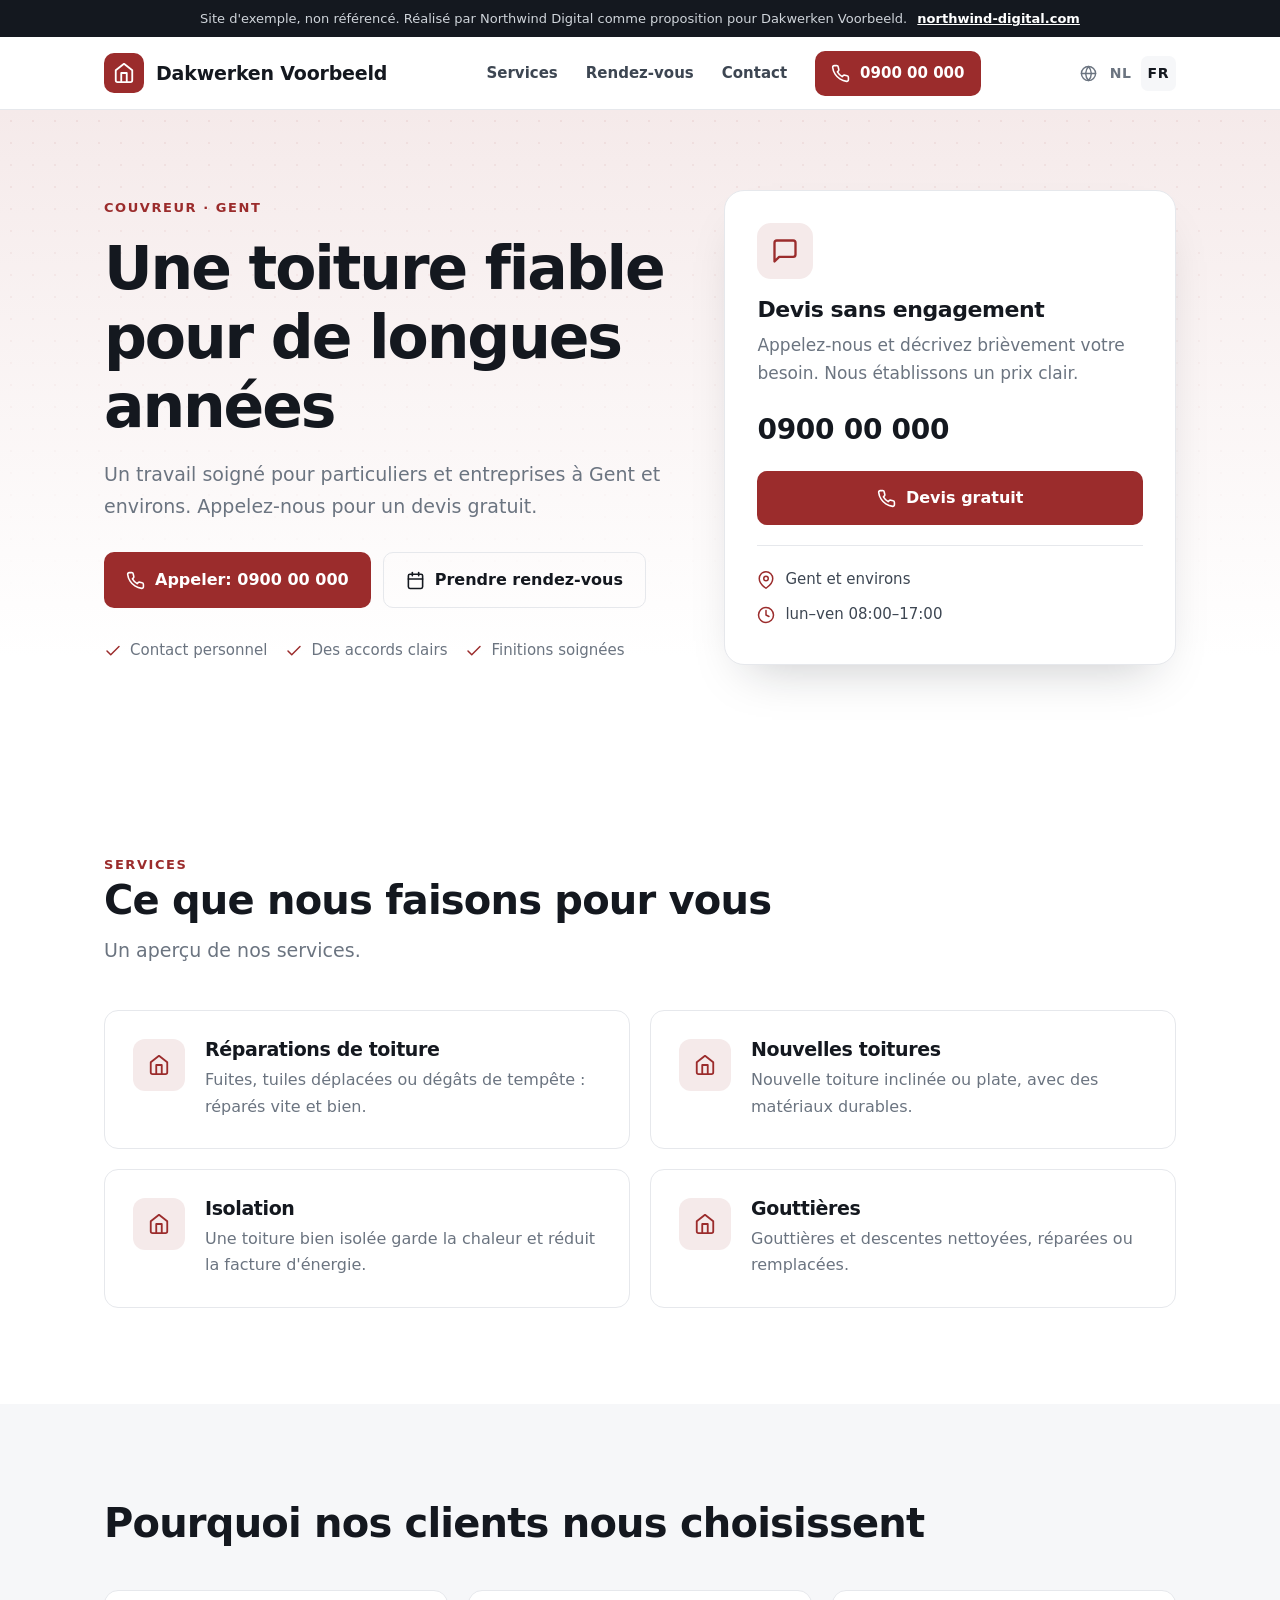
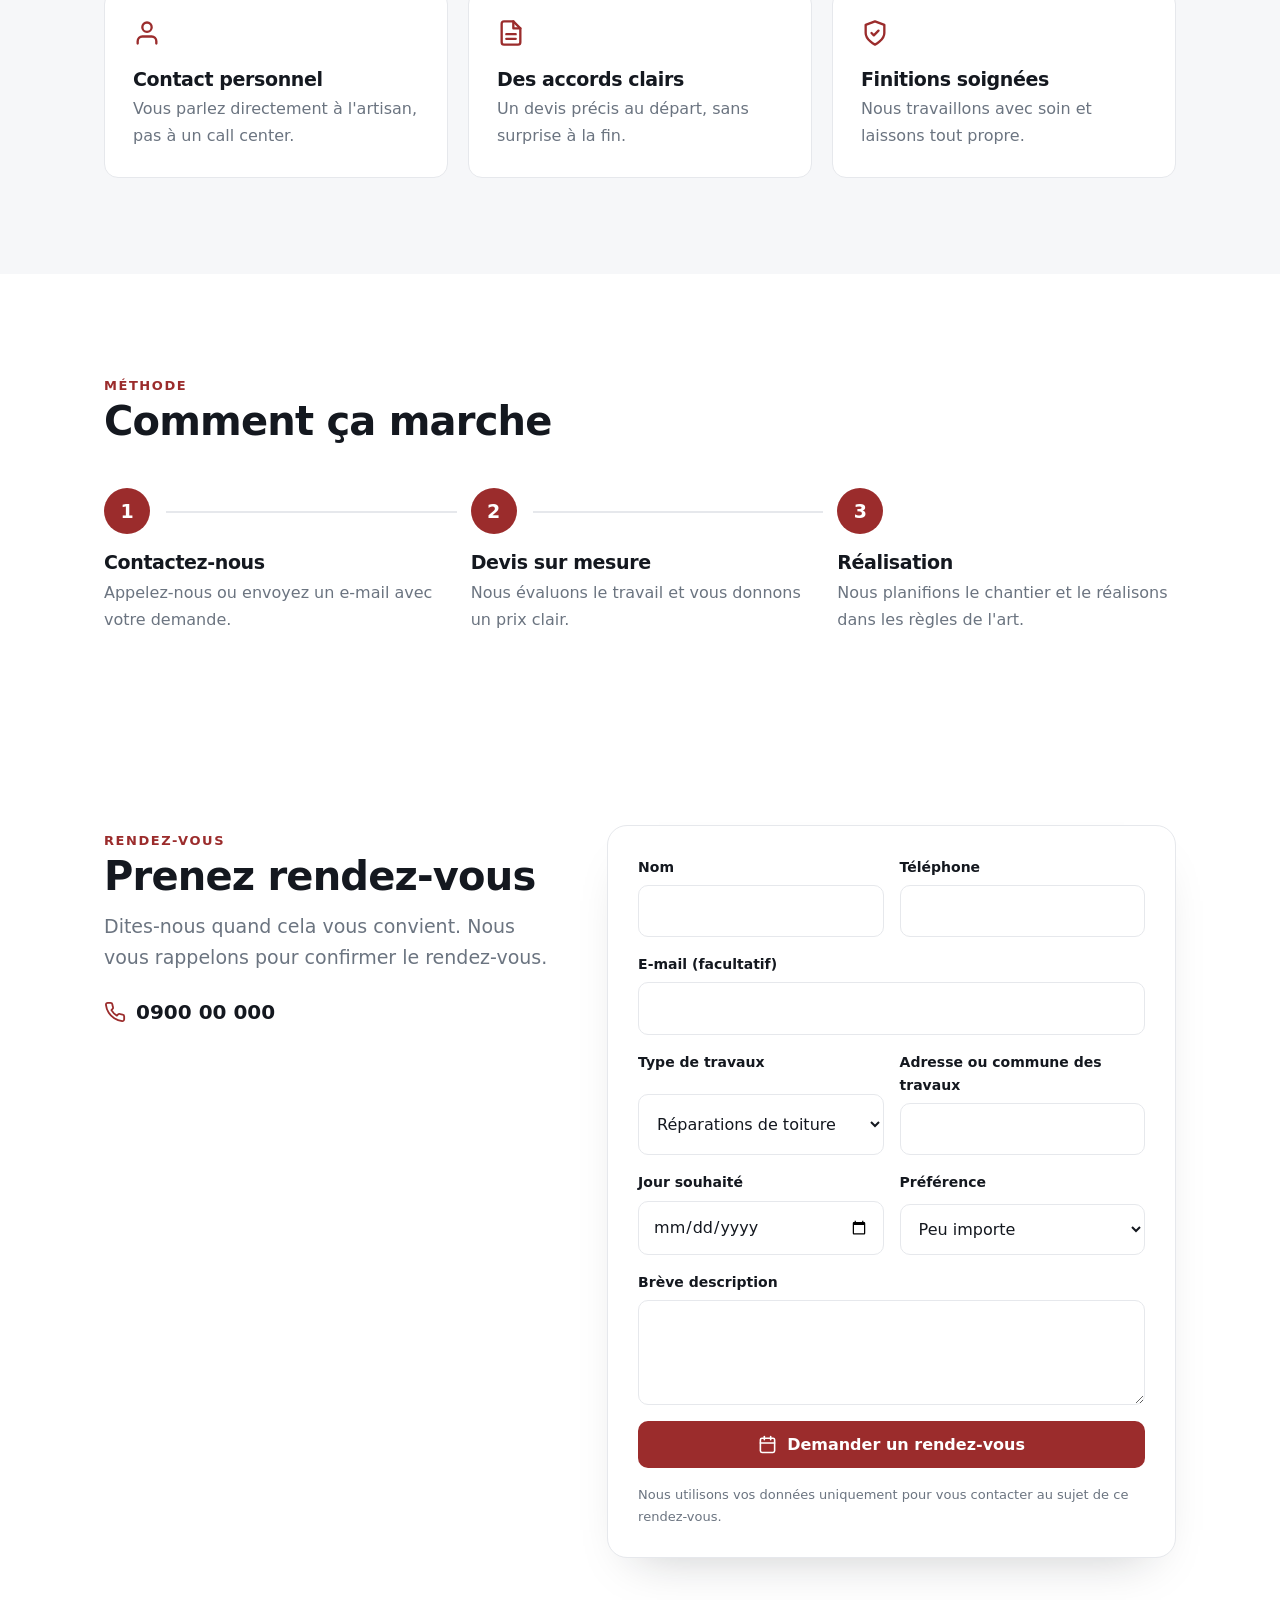
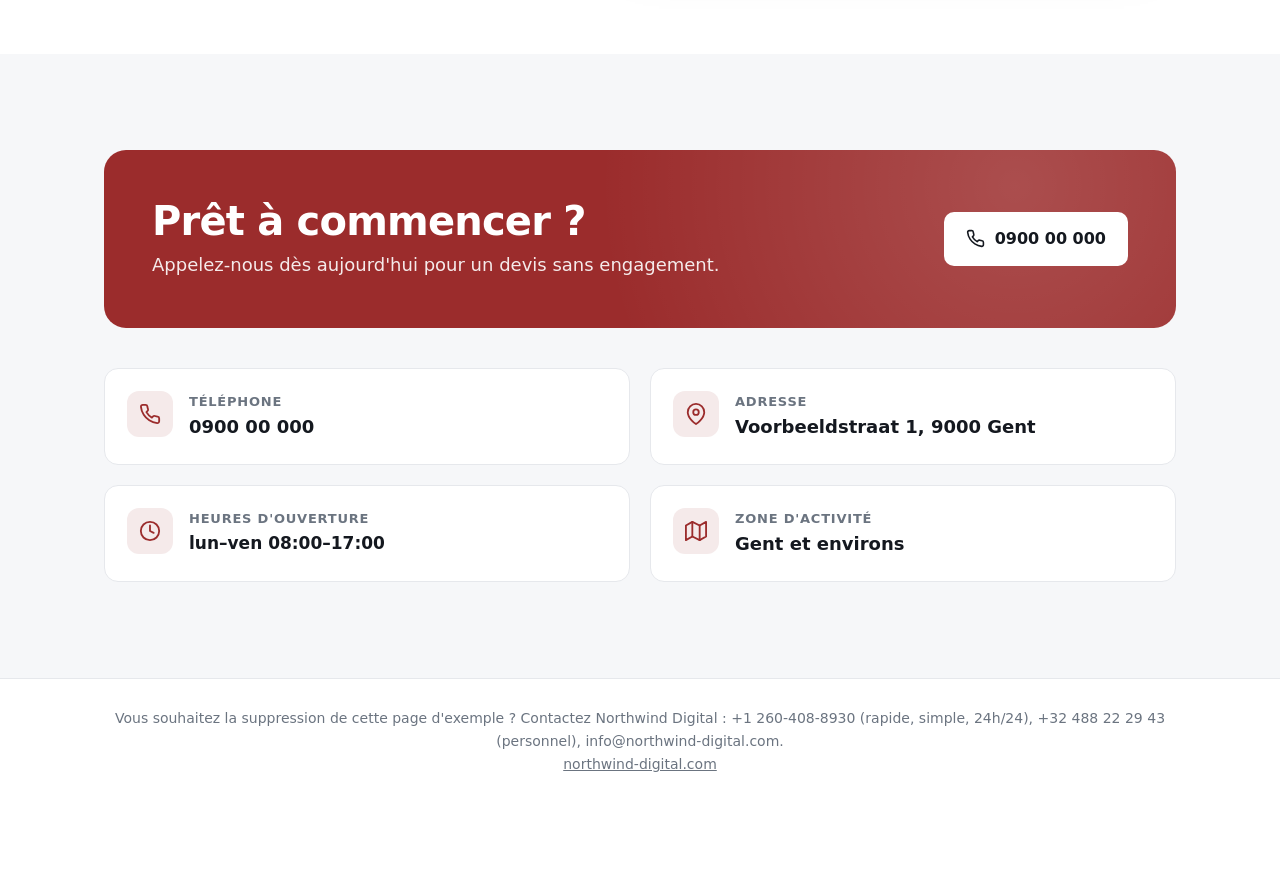
<file: voorbeeld/fr/index.html>
<!doctype html>
<html lang="fr">
<head>
<meta charset="utf-8">
<meta name="viewport" content="width=device-width, initial-scale=1">
<meta name="robots" content="noindex, nofollow">
<link rel="alternate" hreflang="nl" href="../">
<link rel="alternate" hreflang="fr" href="../fr/">
<title>Dakwerken Voorbeeld | Couvreur in Gent</title>
<meta name="description" content="Couvreur - Gent. Une toiture fiable pour de longues années">
<style>
:root{--accent:#9b2c2c;--accent-dark:#7c2323;--accent-soft:#f5eaea;
--ink:#14181f;--body:#3d4652;--muted:#6b7480;--line:#e6e8ec;--bg:#ffffff;--bg-alt:#f6f7f9;--radius:14px}
*{box-sizing:border-box;margin:0}
html{scroll-behavior:smooth}
body{font:17px/1.65 ui-sans-serif,system-ui,-apple-system,"Segoe UI",Roboto,"Helvetica Neue",Arial,sans-serif;color:var(--body);background:var(--bg);-webkit-font-smoothing:antialiased}
a{color:inherit}
.wrap{max-width:1120px;margin:0 auto;padding:0 24px}
h1,h2,h3{color:var(--ink);line-height:1.15;letter-spacing:-.02em}
h2{font-size:clamp(28px,3.6vw,40px);margin-bottom:12px}
.eyebrow{display:inline-block;font-size:13px;font-weight:700;letter-spacing:.12em;text-transform:uppercase;color:var(--accent)}
.lead-text{font-size:19px;color:var(--muted);max-width:620px}
svg.i{width:22px;height:22px;stroke:currentColor;fill:none;stroke-width:2;stroke-linecap:round;stroke-linejoin:round;flex:none}

.banner a.sitelink{color:#fff;font-weight:700;margin-left:6px}
.banner{background:#14181f;color:#cfd4da;font-size:13px;padding:8px 0;text-align:center}

/* nav */
.nav{position:sticky;top:0;z-index:20;background:rgba(255,255,255,.92);backdrop-filter:saturate(1.4) blur(10px);border-bottom:1px solid var(--line)}
.nav .wrap{display:flex;align-items:center;justify-content:space-between;height:72px;gap:16px}
.brand{display:flex;align-items:center;gap:12px;text-decoration:none;font-weight:800;font-size:19px;color:var(--ink);letter-spacing:-.01em}
.logo{width:40px;height:40px;border-radius:10px;background:var(--accent);color:#fff;display:grid;place-items:center}
.logo svg.i{width:22px;height:22px}
.links{display:flex;align-items:center;gap:28px;font-size:15px;font-weight:600}
.links a{text-decoration:none;color:var(--body)}
.links a:hover{color:var(--accent)}
.btn{display:inline-flex;align-items:center;gap:10px;background:var(--accent);color:#fff;text-decoration:none;font-weight:700;
 font-size:16px;padding:14px 22px;border-radius:10px;transition:background .15s,transform .15s;white-space:nowrap}
.btn:hover{background:var(--accent-dark);transform:translateY(-1px)}
.btn svg.i{width:19px;height:19px}
.btn.ghost{background:transparent;color:var(--ink);border:1.5px solid var(--line)}
.btn.ghost:hover{border-color:var(--accent);color:var(--accent);background:transparent}
.links .btn{padding:10px 16px;font-size:15px;color:#fff}

/* hero */
.hero{position:relative;overflow:hidden;background:linear-gradient(180deg,var(--accent-soft),#fff 85%)}
.hero::before{content:"";position:absolute;inset:0;background-image:radial-gradient(var(--accent) 1px,transparent 1px);
 background-size:22px 22px;opacity:.07;mask-image:linear-gradient(180deg,#000,transparent 80%)}
.hero .wrap{position:relative;display:grid;grid-template-columns:1.25fr 1fr;gap:56px;align-items:center;padding-top:80px;padding-bottom:88px}
.hero h1{font-size:clamp(36px,5.4vw,60px);margin:14px 0 18px;letter-spacing:-.035em}
.hero .lead-text{margin-bottom:30px}
.actions{display:flex;gap:12px;flex-wrap:wrap}
.chips{display:flex;gap:18px;flex-wrap:wrap;margin-top:30px;font-size:15px;color:var(--muted)}
.chips span{display:inline-flex;align-items:center;gap:8px}
.chips svg.i{color:var(--accent);width:18px;height:18px}
.card{background:#fff;border:1px solid var(--line);border-radius:20px;padding:32px;box-shadow:0 24px 48px -24px rgba(20,24,31,.25)}
.card .badge{width:56px;height:56px;border-radius:14px;background:var(--accent-soft);color:var(--accent);display:grid;place-items:center;margin-bottom:18px}
.card .badge svg.i{width:28px;height:28px}
.card h3{font-size:22px;margin-bottom:8px}
.card p{color:var(--muted);margin-bottom:20px}
.card .tel{display:block;font-size:28px;font-weight:800;color:var(--ink);text-decoration:none;letter-spacing:-.01em;margin-bottom:18px}
.card .btn{width:100%;justify-content:center}
.card ul{list-style:none;padding:0;margin-top:20px;border-top:1px solid var(--line);padding-top:16px;font-size:15px}
.card li{display:flex;gap:10px;padding:5px 0;color:var(--body)}
.card li svg.i{color:var(--accent);width:18px;height:18px;margin-top:4px}

/* sections */
section.block{padding:96px 0}
section.alt{background:var(--bg-alt)}
.head{margin-bottom:44px}
.grid{display:grid;grid-template-columns:repeat(2,1fr);gap:20px}
.svc{background:#fff;border:1px solid var(--line);border-radius:var(--radius);padding:28px;display:flex;gap:20px;transition:border-color .15s,box-shadow .15s}
.svc:hover{border-color:var(--accent);box-shadow:0 12px 32px -18px rgba(20,24,31,.3)}
.svc .ic{width:52px;height:52px;border-radius:12px;background:var(--accent-soft);color:var(--accent);display:grid;place-items:center;flex:none}
.svc h3{font-size:19px;margin-bottom:6px}
.svc p{color:var(--muted);font-size:16px}
.why{display:grid;grid-template-columns:repeat(3,1fr);gap:20px}
.why>div{padding:28px;border-radius:var(--radius);background:#fff;border:1px solid var(--line)}
.why .ic{color:var(--accent);margin-bottom:14px}
.why .ic svg.i{width:28px;height:28px}
.why h3{font-size:19px;margin-bottom:6px}
.why p{color:var(--muted);font-size:16px}
.steps{display:grid;grid-template-columns:repeat(3,1fr);gap:28px;counter-reset:s}
.steps>div{position:relative;padding-top:64px}
.steps>div::before{counter-increment:s;content:counter(s);position:absolute;top:0;left:0;width:46px;height:46px;border-radius:50%;
 background:var(--accent);color:#fff;font-weight:800;font-size:19px;display:grid;place-items:center}
.steps>div:not(:last-child)::after{content:"";position:absolute;top:23px;left:62px;right:-14px;height:2px;background:var(--line)}
.steps h3{font-size:19px;margin-bottom:6px}
.steps p{color:var(--muted);font-size:16px}

.band{background:var(--accent);color:#fff;border-radius:22px;padding:48px;display:flex;align-items:center;justify-content:space-between;gap:24px;flex-wrap:wrap;
 background-image:radial-gradient(circle at 85% 20%,rgba(255,255,255,.16),transparent 45%)}
.band h2{color:#fff;margin-bottom:6px}
.band p{opacity:.9;font-size:18px}
.band .btn{background:#fff;color:var(--ink)}
.band .btn:hover{background:#f1f1f1}

.contact{display:grid;grid-template-columns:1fr 1fr;gap:20px;margin-top:40px}
.contact .item{display:flex;gap:16px;padding:22px;border:1px solid var(--line);border-radius:var(--radius);background:#fff}
.contact .ic{width:46px;height:46px;border-radius:12px;background:var(--accent-soft);color:var(--accent);display:grid;place-items:center;flex:none}
.contact small{display:block;font-size:13px;font-weight:700;letter-spacing:.06em;text-transform:uppercase;color:var(--muted)}
.contact a,.contact strong{font-size:18px;font-weight:700;color:var(--ink);text-decoration:none}
.contact .hours div{font-weight:600;color:var(--ink)}

/* language switch */
.langs{display:flex;align-items:center;gap:2px;font-size:14px;font-weight:700}
.langs svg.i{width:17px;height:17px;color:var(--muted);margin-right:4px}
.langs a{text-decoration:none;color:var(--muted);padding:6px 7px;border-radius:7px;text-transform:uppercase;letter-spacing:.04em}
.langs a:hover{color:var(--accent)}
.langs a[aria-current]{color:var(--ink);background:var(--bg-alt)}
.navr{display:flex;align-items:center;gap:22px}

/* appointment */
.book{display:grid;grid-template-columns:1fr 1.25fr;gap:48px;align-items:start}
.book .tel-line{display:inline-flex;align-items:center;gap:10px;margin-top:22px;font-size:20px;font-weight:800;color:var(--ink);text-decoration:none}
.book .tel-line svg.i{color:var(--accent)}
.book-form{background:#fff;border:1px solid var(--line);border-radius:20px;padding:30px;display:grid;gap:16px;
 box-shadow:0 24px 48px -28px rgba(20,24,31,.25)}
.book-form .row2{display:grid;grid-template-columns:1fr 1fr;gap:16px}
.book-form label{display:grid;gap:6px;font-size:14px;font-weight:700;color:var(--ink)}
.book-form input,.book-form select,.book-form textarea{font:inherit;font-size:16px;font-weight:400;color:var(--ink);padding:12px 14px;
 border:1.5px solid var(--line);border-radius:10px;background:#fff;width:100%}
.book-form input:focus,.book-form select:focus,.book-form textarea:focus{outline:none;border-color:var(--accent);box-shadow:0 0 0 3px var(--accent-soft)}
.book-form .btn{justify-content:center;border:0;cursor:pointer;font-family:inherit}
.book-form .small{font-size:13px;color:var(--muted)}
.book-done{padding:14px 16px;border-radius:10px;font-size:15px;font-weight:600}
.book-done.ok{background:var(--accent-soft);color:var(--ink)}
.book-done.warn{background:#fdecea;color:#8a1c1c}

footer{border-top:1px solid var(--line);padding:28px 0 100px;font-size:14px;color:var(--muted);text-align:center}
.callbar{display:none}

@media (max-width:900px){
 .links{display:none}
 .hero .wrap{grid-template-columns:1fr;gap:36px;padding-top:48px;padding-bottom:56px}
 .grid,.why,.steps,.contact,.book,.book-form .row2{grid-template-columns:1fr}
 .book{gap:28px}
 .steps>div::after{display:none}
 section.block{padding:64px 0}
 .band{padding:32px}
 .callbar{display:flex;position:fixed;left:12px;right:12px;bottom:12px;z-index:30;justify-content:center;
  box-shadow:0 10px 30px rgba(20,24,31,.35);padding:16px;font-size:17px}
}
@media (max-width:480px){.wrap{padding:0 18px}.book-form{padding:22px}.langs a{padding:5px}.nav .wrap{height:64px}.brand span{font-size:17px}.card{padding:24px}}
</style>
</head>
<body>
<div class="banner"><div class="wrap">Site d&#39;exemple, non référencé. Réalisé par Northwind Digital comme proposition pour Dakwerken Voorbeeld. <a class="sitelink" href="https://northwind-digital.com" target="_blank" rel="noopener">northwind-digital.com</a></div></div>

<nav class="nav"><div class="wrap">
 <a class="brand" href="#top"><span class="logo"><svg class="i" viewBox="0 0 24 24" aria-hidden="true"><path d="M3 9l9-7 9 7v11a2 2 0 0 1-2 2H5a2 2 0 0 1-2-2z"/><polyline points="9 22 9 12 15 12 15 22"/></svg></span><span>Dakwerken Voorbeeld</span></a>
 <div class="links">
  <a href="#diensten">Services</a><a href="#afspraak">Rendez-vous</a><a href="#contact">Contact</a>
  <a class="btn" href="tel:+3290000000"><svg class="i" viewBox="0 0 24 24" aria-hidden="true"><path d="M22 16.92v3a2 2 0 0 1-2.18 2 19.79 19.79 0 0 1-8.63-3.07 19.5 19.5 0 0 1-6-6 19.79 19.79 0 0 1-3.07-8.67A2 2 0 0 1 4.11 2h3a2 2 0 0 1 2 1.72 12.84 12.84 0 0 0 .7 2.81 2 2 0 0 1-.45 2.11L8.09 9.91a16 16 0 0 0 6 6l1.27-1.27a2 2 0 0 1 2.11-.45 12.84 12.84 0 0 0 2.81.7A2 2 0 0 1 22 16.92z"/></svg>0900 00 000</a>
 </div>
 <div class="langs"><svg class="i" viewBox="0 0 24 24" aria-hidden="true"><circle cx="12" cy="12" r="10"/><line x1="2" y1="12" x2="22" y2="12"/><path d="M12 2a15.3 15.3 0 0 1 4 10 15.3 15.3 0 0 1-4 10 15.3 15.3 0 0 1-4-10 15.3 15.3 0 0 1 4-10z"/></svg><a href="../" hreflang="nl" lang="nl" title="Nederlands">nl</a><a href="../fr/" hreflang="fr" lang="fr" title="Français" aria-current="true">fr</a></div>
</div></nav>

<header class="hero" id="top"><div class="wrap">
 <div>
  <span class="eyebrow">Couvreur &middot; Gent</span>
  <h1>Une toiture fiable pour de longues années</h1>
  <p class="lead-text">Un travail soigné pour particuliers et entreprises à Gent et environs. Appelez-nous pour un devis gratuit.</p>
  <div class="actions">
   <a class="btn" href="tel:+3290000000"><svg class="i" viewBox="0 0 24 24" aria-hidden="true"><path d="M22 16.92v3a2 2 0 0 1-2.18 2 19.79 19.79 0 0 1-8.63-3.07 19.5 19.5 0 0 1-6-6 19.79 19.79 0 0 1-3.07-8.67A2 2 0 0 1 4.11 2h3a2 2 0 0 1 2 1.72 12.84 12.84 0 0 0 .7 2.81 2 2 0 0 1-.45 2.11L8.09 9.91a16 16 0 0 0 6 6l1.27-1.27a2 2 0 0 1 2.11-.45 12.84 12.84 0 0 0 2.81.7A2 2 0 0 1 22 16.92z"/></svg>Appeler: 0900 00 000</a>
   <a class="btn ghost" href="#afspraak"><svg class="i" viewBox="0 0 24 24" aria-hidden="true"><rect x="3" y="4" width="18" height="18" rx="2" ry="2"/><line x1="16" y1="2" x2="16" y2="6"/><line x1="8" y1="2" x2="8" y2="6"/><line x1="3" y1="10" x2="21" y2="10"/></svg>Prendre rendez-vous</a>
  </div>
  <div class="chips"><span><svg class="i" viewBox="0 0 24 24" aria-hidden="true"><polyline points="20 6 9 17 4 12"/></svg>Contact personnel</span><span><svg class="i" viewBox="0 0 24 24" aria-hidden="true"><polyline points="20 6 9 17 4 12"/></svg>Des accords clairs</span><span><svg class="i" viewBox="0 0 24 24" aria-hidden="true"><polyline points="20 6 9 17 4 12"/></svg>Finitions soignées</span></div>
 </div>
 <aside class="card">
  <div class="badge"><svg class="i" viewBox="0 0 24 24" aria-hidden="true"><path d="M21 15a2 2 0 0 1-2 2H7l-4 4V5a2 2 0 0 1 2-2h14a2 2 0 0 1 2 2z"/></svg></div>
  <h3>Devis sans engagement</h3>
  <p>Appelez-nous et décrivez brièvement votre besoin. Nous établissons un prix clair.</p>
  <a class="tel" href="tel:+3290000000">0900 00 000</a>
  <a class="btn" href="tel:+3290000000"><svg class="i" viewBox="0 0 24 24" aria-hidden="true"><path d="M22 16.92v3a2 2 0 0 1-2.18 2 19.79 19.79 0 0 1-8.63-3.07 19.5 19.5 0 0 1-6-6 19.79 19.79 0 0 1-3.07-8.67A2 2 0 0 1 4.11 2h3a2 2 0 0 1 2 1.72 12.84 12.84 0 0 0 .7 2.81 2 2 0 0 1-.45 2.11L8.09 9.91a16 16 0 0 0 6 6l1.27-1.27a2 2 0 0 1 2.11-.45 12.84 12.84 0 0 0 2.81.7A2 2 0 0 1 22 16.92z"/></svg>Devis gratuit</a>
  <ul>
   <li><svg class="i" viewBox="0 0 24 24" aria-hidden="true"><path d="M21 10c0 7-9 13-9 13s-9-6-9-13a9 9 0 0 1 18 0z"/><circle cx="12" cy="10" r="3"/></svg><span>Gent et environs</span></li>
   <li><svg class="i" viewBox="0 0 24 24" aria-hidden="true"><circle cx="12" cy="12" r="10"/><polyline points="12 6 12 12 16 14"/></svg><span>lun–ven 08:00–17:00</span></li>
  </ul>
 </aside>
</div></header>

<section class="block" id="diensten"><div class="wrap">
 <div class="head"><span class="eyebrow">Services</span><h2>Ce que nous faisons pour vous</h2><p class="lead-text">Un aperçu de nos services.</p></div>
 <div class="grid">
  <div class="svc"><div class="ic"><svg class="i" viewBox="0 0 24 24" aria-hidden="true"><path d="M3 9l9-7 9 7v11a2 2 0 0 1-2 2H5a2 2 0 0 1-2-2z"/><polyline points="9 22 9 12 15 12 15 22"/></svg></div><div><h3>Réparations de toiture</h3><p>Fuites, tuiles déplacées ou dégâts de tempête : réparés vite et bien.</p></div></div>
  <div class="svc"><div class="ic"><svg class="i" viewBox="0 0 24 24" aria-hidden="true"><path d="M3 9l9-7 9 7v11a2 2 0 0 1-2 2H5a2 2 0 0 1-2-2z"/><polyline points="9 22 9 12 15 12 15 22"/></svg></div><div><h3>Nouvelles toitures</h3><p>Nouvelle toiture inclinée ou plate, avec des matériaux durables.</p></div></div>
  <div class="svc"><div class="ic"><svg class="i" viewBox="0 0 24 24" aria-hidden="true"><path d="M3 9l9-7 9 7v11a2 2 0 0 1-2 2H5a2 2 0 0 1-2-2z"/><polyline points="9 22 9 12 15 12 15 22"/></svg></div><div><h3>Isolation</h3><p>Une toiture bien isolée garde la chaleur et réduit la facture d&#39;énergie.</p></div></div>
  <div class="svc"><div class="ic"><svg class="i" viewBox="0 0 24 24" aria-hidden="true"><path d="M3 9l9-7 9 7v11a2 2 0 0 1-2 2H5a2 2 0 0 1-2-2z"/><polyline points="9 22 9 12 15 12 15 22"/></svg></div><div><h3>Gouttières</h3><p>Gouttières et descentes nettoyées, réparées ou remplacées.</p></div></div>
 </div>
</div></section>

<section class="block alt"><div class="wrap">
 <div class="head"><h2>Pourquoi nos clients nous choisissent</h2></div>
 <div class="why">
  <div><div class="ic"><svg class="i" viewBox="0 0 24 24" aria-hidden="true"><path d="M20 21v-2a4 4 0 0 0-4-4H8a4 4 0 0 0-4 4v2"/><circle cx="12" cy="7" r="4"/></svg></div><h3>Contact personnel</h3><p>Vous parlez directement à l&#39;artisan, pas à un call center.</p></div>
  <div><div class="ic"><svg class="i" viewBox="0 0 24 24" aria-hidden="true"><path d="M14 2H6a2 2 0 0 0-2 2v16a2 2 0 0 0 2 2h12a2 2 0 0 0 2-2V8z"/><polyline points="14 2 14 8 20 8"/><line x1="16" y1="13" x2="8" y2="13"/><line x1="16" y1="17" x2="8" y2="17"/></svg></div><h3>Des accords clairs</h3><p>Un devis précis au départ, sans surprise à la fin.</p></div>
  <div><div class="ic"><svg class="i" viewBox="0 0 24 24" aria-hidden="true"><path d="M12 22s8-4 8-10V5l-8-3-8 3v7c0 6 8 10 8 10z"/><polyline points="9 12 11 14 15 10"/></svg></div><h3>Finitions soignées</h3><p>Nous travaillons avec soin et laissons tout propre.</p></div>
 </div>
</div></section>

<section class="block" id="werkwijze"><div class="wrap">
 <div class="head"><span class="eyebrow">Méthode</span><h2>Comment ça marche</h2></div>
 <div class="steps"><div><h3>Contactez-nous</h3><p>Appelez-nous ou envoyez un e-mail avec votre demande.</p></div><div><h3>Devis sur mesure</h3><p>Nous évaluons le travail et vous donnons un prix clair.</p></div><div><h3>Réalisation</h3><p>Nous planifions le chantier et le réalisons dans les règles de l&#39;art.</p></div></div>
</div></section>

<section class="block" id="afspraak"><div class="wrap">
 <div class="book">
  <div><span class="eyebrow">Rendez-vous</span><h2>Prenez rendez-vous</h2><p class="lead-text">Dites-nous quand cela vous convient. Nous vous rappelons pour confirmer le rendez-vous.</p>
   <a class="tel-line" href="tel:+3290000000"><svg class="i" viewBox="0 0 24 24" aria-hidden="true"><path d="M22 16.92v3a2 2 0 0 1-2.18 2 19.79 19.79 0 0 1-8.63-3.07 19.5 19.5 0 0 1-6-6 19.79 19.79 0 0 1-3.07-8.67A2 2 0 0 1 4.11 2h3a2 2 0 0 1 2 1.72 12.84 12.84 0 0 0 .7 2.81 2 2 0 0 1-.45 2.11L8.09 9.91a16 16 0 0 0 6 6l1.27-1.27a2 2 0 0 1 2.11-.45 12.84 12.84 0 0 0 2.81.7A2 2 0 0 1 22 16.92z"/></svg>0900 00 000</a></div>
  <form class="book-form" id="book" novalidate data-mode="demo" data-email=""
        data-sms="" data-text='{"call_only": "Appelez-nous au 0900 00 000 pour prendre rendez-vous.", "demo_done": "Ceci est un exemple, rien n\u0027a \u00e9t\u00e9 envoy\u00e9. Sur votre vrai site, cette demande vous parvient imm\u00e9diatement, avec toutes les coordonn\u00e9es du client.", "labels": {"date": "Jour souhait\u00e9", "email": "E-mail", "job": "Type de travaux", "msg": "Br\u00e8ve description", "name": "Nom", "part": "Pr\u00e9f\u00e9rence", "phone": "T\u00e9l\u00e9phone", "where": "Adresse ou commune des travaux"}, "mail_done": "Votre messagerie s\u0027ouvre avec la demande. Envoyez le message pour demander le rendez-vous.", "missing": "Indiquez votre nom et votre num\u00e9ro de t\u00e9l\u00e9phone.", "sms_done": "Votre application SMS s\u0027ouvre avec la demande. Envoyez le message pour demander le rendez-vous.", "subject": "Demande de rendez-vous via le site"}'>
   <div class="row2">
    <label>Nom<input name="name" autocomplete="name" required></label>
    <label>Téléphone<input name="phone" type="tel" autocomplete="tel" required></label>
   </div>
   <label>E-mail (facultatif)<input name="email" type="email" autocomplete="email"></label>
   <div class="row2">
    <label>Type de travaux<select name="job"><option>Réparations de toiture</option><option>Nouvelles toitures</option><option>Isolation</option><option>Gouttières</option><option>Autre chose</option></select></label>
    <label>Adresse ou commune des travaux<input name="where" autocomplete="address-level2"></label>
   </div>
   <div class="row2">
    <label>Jour souhaité<input name="date" type="date"></label>
    <label>Préférence<select name="part"><option>Peu importe</option><option>Matin</option><option>Après-midi</option></select></label>
   </div>
   <label>Brève description<textarea name="msg" rows="3"></textarea></label>
   <button class="btn" type="submit"><svg class="i" viewBox="0 0 24 24" aria-hidden="true"><rect x="3" y="4" width="18" height="18" rx="2" ry="2"/><line x1="16" y1="2" x2="16" y2="6"/><line x1="8" y1="2" x2="8" y2="6"/><line x1="3" y1="10" x2="21" y2="10"/></svg>Demander un rendez-vous</button>
   <p class="small">Nous utilisons vos données uniquement pour vous contacter au sujet de ce rendez-vous.</p>
   <div class="book-done" role="status" hidden></div>
  </form>
 </div>
</div></section>

<section class="block alt" id="contact"><div class="wrap">
 <div class="band">
  <div><h2>Prêt à commencer ?</h2><p>Appelez-nous dès aujourd&#39;hui pour un devis sans engagement.</p></div>
  <a class="btn" href="tel:+3290000000"><svg class="i" viewBox="0 0 24 24" aria-hidden="true"><path d="M22 16.92v3a2 2 0 0 1-2.18 2 19.79 19.79 0 0 1-8.63-3.07 19.5 19.5 0 0 1-6-6 19.79 19.79 0 0 1-3.07-8.67A2 2 0 0 1 4.11 2h3a2 2 0 0 1 2 1.72 12.84 12.84 0 0 0 .7 2.81 2 2 0 0 1-.45 2.11L8.09 9.91a16 16 0 0 0 6 6l1.27-1.27a2 2 0 0 1 2.11-.45 12.84 12.84 0 0 0 2.81.7A2 2 0 0 1 22 16.92z"/></svg>0900 00 000</a>
 </div>
 <div class="contact">
  <div class="item"><div class="ic"><svg class="i" viewBox="0 0 24 24" aria-hidden="true"><path d="M22 16.92v3a2 2 0 0 1-2.18 2 19.79 19.79 0 0 1-8.63-3.07 19.5 19.5 0 0 1-6-6 19.79 19.79 0 0 1-3.07-8.67A2 2 0 0 1 4.11 2h3a2 2 0 0 1 2 1.72 12.84 12.84 0 0 0 .7 2.81 2 2 0 0 1-.45 2.11L8.09 9.91a16 16 0 0 0 6 6l1.27-1.27a2 2 0 0 1 2.11-.45 12.84 12.84 0 0 0 2.81.7A2 2 0 0 1 22 16.92z"/></svg></div><div><small>Téléphone</small><a href="tel:+3290000000">0900 00 000</a></div></div>
  <div class="item"><div class="ic"><svg class="i" viewBox="0 0 24 24" aria-hidden="true"><path d="M21 10c0 7-9 13-9 13s-9-6-9-13a9 9 0 0 1 18 0z"/><circle cx="12" cy="10" r="3"/></svg></div><div><small>Adresse</small>
   <strong>Voorbeeldstraat 1, 9000 Gent</strong></div></div>
  <div class="item"><div class="ic"><svg class="i" viewBox="0 0 24 24" aria-hidden="true"><circle cx="12" cy="12" r="10"/><polyline points="12 6 12 12 16 14"/></svg></div><div class="hours"><small>Heures d&#39;ouverture</small>
   <div>lun–ven 08:00–17:00</div></div></div>
  <div class="item"><div class="ic"><svg class="i" viewBox="0 0 24 24" aria-hidden="true"><polygon points="1 6 1 22 8 18 16 22 23 18 23 2 16 6 8 2 1 6"/><line x1="8" y1="2" x2="8" y2="18"/><line x1="16" y1="6" x2="16" y2="22"/></svg></div><div><small>Zone d&#39;activité</small><strong>Gent et environs</strong></div></div>
 </div>
</div></section>

<footer><div class="wrap">Vous souhaitez la suppression de cette page d&#39;exemple ? Contactez Northwind Digital : +1 260-408-8930 (rapide, simple, 24h/24), +32 488 22 29 43 (personnel), info@northwind-digital.com.<br><a href="https://northwind-digital.com" target="_blank" rel="noopener">northwind-digital.com</a></div></footer>
<a class="btn callbar" href="tel:+3290000000"><svg class="i" viewBox="0 0 24 24" aria-hidden="true"><path d="M22 16.92v3a2 2 0 0 1-2.18 2 19.79 19.79 0 0 1-8.63-3.07 19.5 19.5 0 0 1-6-6 19.79 19.79 0 0 1-3.07-8.67A2 2 0 0 1 4.11 2h3a2 2 0 0 1 2 1.72 12.84 12.84 0 0 0 .7 2.81 2 2 0 0 1-.45 2.11L8.09 9.91a16 16 0 0 0 6 6l1.27-1.27a2 2 0 0 1 2.11-.45 12.84 12.84 0 0 0 2.81.7A2 2 0 0 1 22 16.92z"/></svg>Appeler: 0900 00 000</a>
<script>
(function () {
  var f = document.getElementById("book"); if (!f) return;
  var t = JSON.parse(f.dataset.text), out = f.querySelector(".book-done"), d = f.elements.date, n = new Date();
  d.min = new Date(n.getTime() - n.getTimezoneOffset() * 6e4).toISOString().slice(0, 10);
  f.addEventListener("submit", function (e) {
    e.preventDefault();
    function v(k) { return (f.elements[k].value || "").trim(); }
    function say(text, kind) { out.textContent = text; out.className = "book-done " + kind; out.hidden = false; }
    if (!v("name") || !v("phone")) { say(t.missing, "warn"); return; }
    var lines = [];
    ["name", "phone", "email", "job", "where", "date", "part", "msg"].forEach(function (k) {
      if (v(k)) lines.push(t.labels[k] + ": " + v(k));
    });
    var body = lines.join("\n");
    if (f.dataset.mode === "demo") { say(t.demo_done, "ok"); return; }       // the demo never sends anything
    if (f.dataset.email) {
      location.href = "mailto:" + f.dataset.email + "?subject=" + encodeURIComponent(t.subject) + "&body=" + encodeURIComponent(body);
      say(t.mail_done, "ok");
    } else if (f.dataset.sms) {
      location.href = "sms:" + f.dataset.sms + "?body=" + encodeURIComponent(t.subject + "\n" + body);
      say(t.sms_done, "ok");
    } else { say(t.call_only, "ok"); }
  });
})();
</script>
</body>
</html>
</file>
<file: styles.css>
:root{
  color-scheme:light;
  --ink:#0f1720; --body:#3b4350; --muted:#6b7480; --line:#e4e7ec; --bg:#ffffff; --bg-alt:#f5f7fa;
  --navy:#16202b; --blue:#2a78d6; --blue-dark:#1c5cab; --blue-soft:#e7f0fb; --radius:14px;
}
@media (prefers-color-scheme:dark){
  :root{color-scheme:dark; --ink:#f1f3f5; --body:#c9ced6; --muted:#98a0ab; --line:#2a313b; --bg:#0f141a; --bg-alt:#161c24;
    --blue:#3987e5; --blue-dark:#2a78d6; --blue-soft:#14273d}
}
*{box-sizing:border-box;margin:0}
html{scroll-behavior:smooth}
body{font:17px/1.65 ui-sans-serif,system-ui,-apple-system,"Segoe UI",Roboto,"Helvetica Neue",Arial,sans-serif;color:var(--body);
  background:var(--bg);-webkit-font-smoothing:antialiased}
a{color:var(--blue)}
.wrap{max-width:1120px;margin:0 auto;padding:0 24px}
.wrap.narrow{max-width:760px}
h1,h2,h3{color:var(--ink);line-height:1.15;letter-spacing:-.02em}
h1{font-size:clamp(34px,5vw,56px);margin:14px 0 18px;letter-spacing:-.035em}
h2{font-size:clamp(26px,3.4vw,38px);margin-bottom:12px}
h3{font-size:19px;margin-bottom:6px}
.lead{font-size:19px;color:var(--muted);max-width:640px}
.eyebrow{display:inline-block;font-size:13px;font-weight:700;letter-spacing:.12em;text-transform:uppercase;color:var(--blue)}
svg.i{width:20px;height:20px;stroke:currentColor;fill:none;stroke-width:2;stroke-linecap:round;stroke-linejoin:round;flex:none}
svg.logo{width:34px;height:34px;flex:none}
.skip{position:absolute;left:-999px;top:8px;background:var(--navy);color:#fff;padding:8px 12px;border-radius:8px;z-index:50}
.skip:focus{left:8px}

.btn{display:inline-flex;align-items:center;gap:10px;background:var(--blue);color:#fff;text-decoration:none;font-weight:700;font-size:16px;
  padding:14px 22px;border-radius:10px;transition:background .15s,transform .15s;white-space:nowrap}
.btn:hover{background:var(--blue-dark);transform:translateY(-1px)}
.btn.ghost{background:transparent;color:var(--ink);border:1.5px solid var(--line)}
.btn.ghost:hover{border-color:var(--blue);color:var(--blue)}
.btn.sm{padding:9px 14px;font-size:14.5px}

/* nav */
.nav{position:sticky;top:0;z-index:20;background:color-mix(in srgb,var(--bg) 90%,transparent);backdrop-filter:saturate(1.4) blur(10px);
  border-bottom:1px solid var(--line)}
.nav .wrap{display:flex;align-items:center;justify-content:space-between;height:70px;gap:16px}
.brand{display:flex;align-items:center;gap:11px;text-decoration:none;font-weight:800;font-size:18px;color:var(--ink);letter-spacing:-.01em}
.links{display:flex;gap:26px;font-size:15px;font-weight:600}
.links a{color:var(--body);text-decoration:none} .links a:hover{color:var(--blue)}
.navr{display:flex;align-items:center;gap:16px}
.langs{display:flex;gap:2px;font-size:13.5px;font-weight:700}
.langs a{color:var(--muted);text-decoration:none;padding:6px 7px;border-radius:7px;text-transform:uppercase;letter-spacing:.04em}
.langs a:hover{color:var(--blue)} .langs a[aria-current]{color:var(--ink);background:var(--bg-alt)}

/* hero */
.hero{background:linear-gradient(180deg,var(--blue-soft),var(--bg) 85%);overflow:hidden}
.hero .wrap{display:grid;grid-template-columns:1.25fr 1fr;gap:48px;align-items:center;padding-top:76px;padding-bottom:84px}
.actions{display:flex;gap:12px;flex-wrap:wrap;margin-top:28px}
.points{list-style:none;padding:0;display:flex;flex-wrap:wrap;gap:10px 22px;margin-top:26px;font-size:15px;color:var(--muted)}
.points li{display:flex;align-items:center;gap:8px} .points svg{color:var(--blue);width:18px;height:18px}
.heroart{display:flex;justify-content:center}
.phone{width:250px;height:470px;border-radius:38px;background:var(--navy);padding:12px;box-shadow:0 30px 60px -25px rgba(15,23,32,.55)}
.screen{height:100%;border-radius:28px;background:var(--bg);padding:22px 18px;display:flex;flex-direction:column;gap:12px;overflow:hidden}
.s-bar{height:10px;width:40%;border-radius:6px;background:var(--line)}
.s-title{height:22px;width:85%;border-radius:8px;background:var(--ink);opacity:.85;margin-top:10px}
.s-line{height:10px;width:95%;border-radius:6px;background:var(--line)} .s-line.short{width:65%}
.s-btn{height:44px;border-radius:12px;background:var(--blue);display:grid;place-items:center;color:#fff;margin-top:6px}
.s-cards{display:grid;grid-template-columns:1fr 1fr;gap:10px;margin-top:6px;flex:1}
.s-cards i{border-radius:12px;background:var(--bg-alt);border:1px solid var(--line)}

/* sections */
.block{padding:90px 0} .block.alt{background:var(--bg-alt)}
.head{margin-bottom:40px}
.steps{list-style:none;padding:0;display:grid;grid-template-columns:repeat(3,1fr);gap:26px;counter-reset:s}
.steps li{position:relative;padding:26px;border:1px solid var(--line);border-radius:var(--radius);background:var(--bg)}
.num{display:grid;place-items:center;width:42px;height:42px;border-radius:50%;background:var(--blue);color:#fff;font-weight:800;margin-bottom:16px}
.steps p,.feat p{color:var(--muted);font-size:16px}
.feats{display:grid;grid-template-columns:repeat(3,1fr);gap:20px}
.feat{background:var(--bg);border:1px solid var(--line);border-radius:var(--radius);padding:26px}
.feat .ic,.citem .ic{width:48px;height:48px;border-radius:12px;background:var(--blue-soft);color:var(--blue);display:grid;place-items:center;margin-bottom:14px;flex:none}
.two{display:grid;grid-template-columns:1.1fr 1fr;gap:40px;align-items:center}
.trades{list-style:none;padding:0;display:flex;flex-wrap:wrap;gap:8px;margin-top:22px}
.trades li{border:1px solid var(--line);border-radius:999px;padding:6px 14px;font-size:15px;font-weight:600;color:var(--ink);background:var(--bg)}
.card{background:var(--bg);border:1px solid var(--line);border-radius:20px;padding:32px;box-shadow:0 24px 48px -30px rgba(15,23,32,.35)}
.example p{color:var(--muted);margin-bottom:22px}
.narrow .btn{margin-top:22px}
.faq details{border-bottom:1px solid var(--line);padding:16px 0}
.faq summary{cursor:pointer;font-weight:700;color:var(--ink);font-size:17.5px;list-style:none;display:flex;justify-content:space-between;gap:16px}
.faq summary::-webkit-details-marker{display:none}
.faq summary::after{content:"+";color:var(--blue);font-size:22px;line-height:1}
.faq details[open] summary::after{content:"–"}
.faq details p{margin-top:10px;color:var(--muted)}
.cgrid{display:grid;grid-template-columns:repeat(2,1fr);gap:16px}
.citem{display:flex;gap:16px;align-items:center;padding:20px;border:1px solid var(--line);border-radius:var(--radius);background:var(--bg);
  text-decoration:none;color:inherit}
a.citem:hover{border-color:var(--blue)}
.citem .ic{margin:0}
.citem small{display:block;font-size:12.5px;font-weight:700;letter-spacing:.06em;text-transform:uppercase;color:var(--muted)}
.citem strong{color:var(--ink);font-size:16.5px;overflow-wrap:anywhere}
.prose h1{font-size:clamp(30px,4vw,44px)} .prose h2{font-size:22px;margin:32px 0 8px} .prose p{margin-bottom:12px}
.muted{color:var(--muted);font-size:15px;margin-top:28px}

footer.foot{border-top:1px solid var(--line);padding:36px 0 44px;font-size:14.5px;color:var(--muted)}
footer.foot .wrap{display:grid;grid-template-columns:1.4fr 1fr 1fr;gap:24px}
footer.foot p{margin-top:10px} footer.foot a{color:var(--body)} footer.foot .brand{font-size:16px}

@media (max-width:900px){
  .links{display:none}
  .hero .wrap,.two{grid-template-columns:1fr} .heroart{display:none}
  .hero .wrap{padding-top:48px;padding-bottom:56px}
  .steps,.feats,.cgrid{grid-template-columns:1fr}
  .block{padding:64px 0}
  footer.foot .wrap{grid-template-columns:1fr}
}
@media (max-width:520px){
  .wrap{padding:0 18px} .nav .wrap{height:62px} .brand span{font-size:16px}
  .navr .btn{display:none} .card{padding:24px} .lead{font-size:17.5px}
}
</file>
